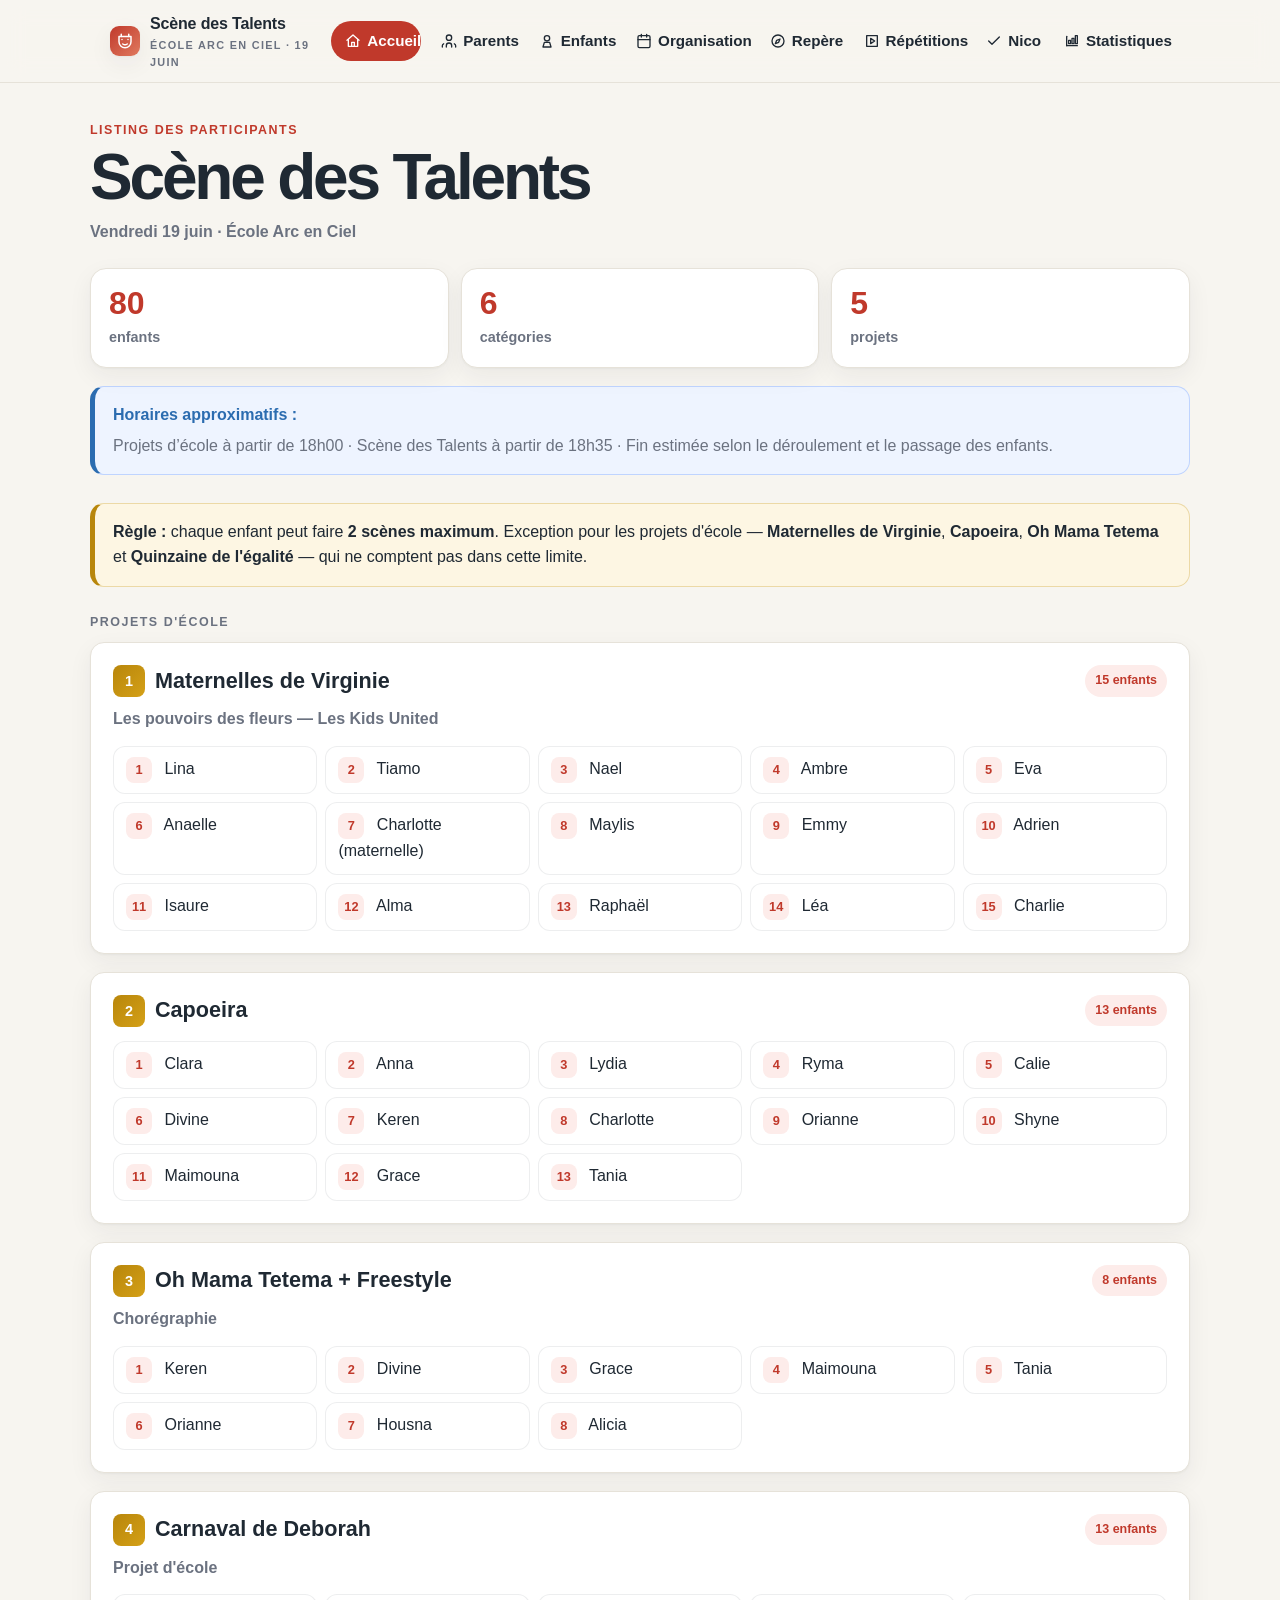
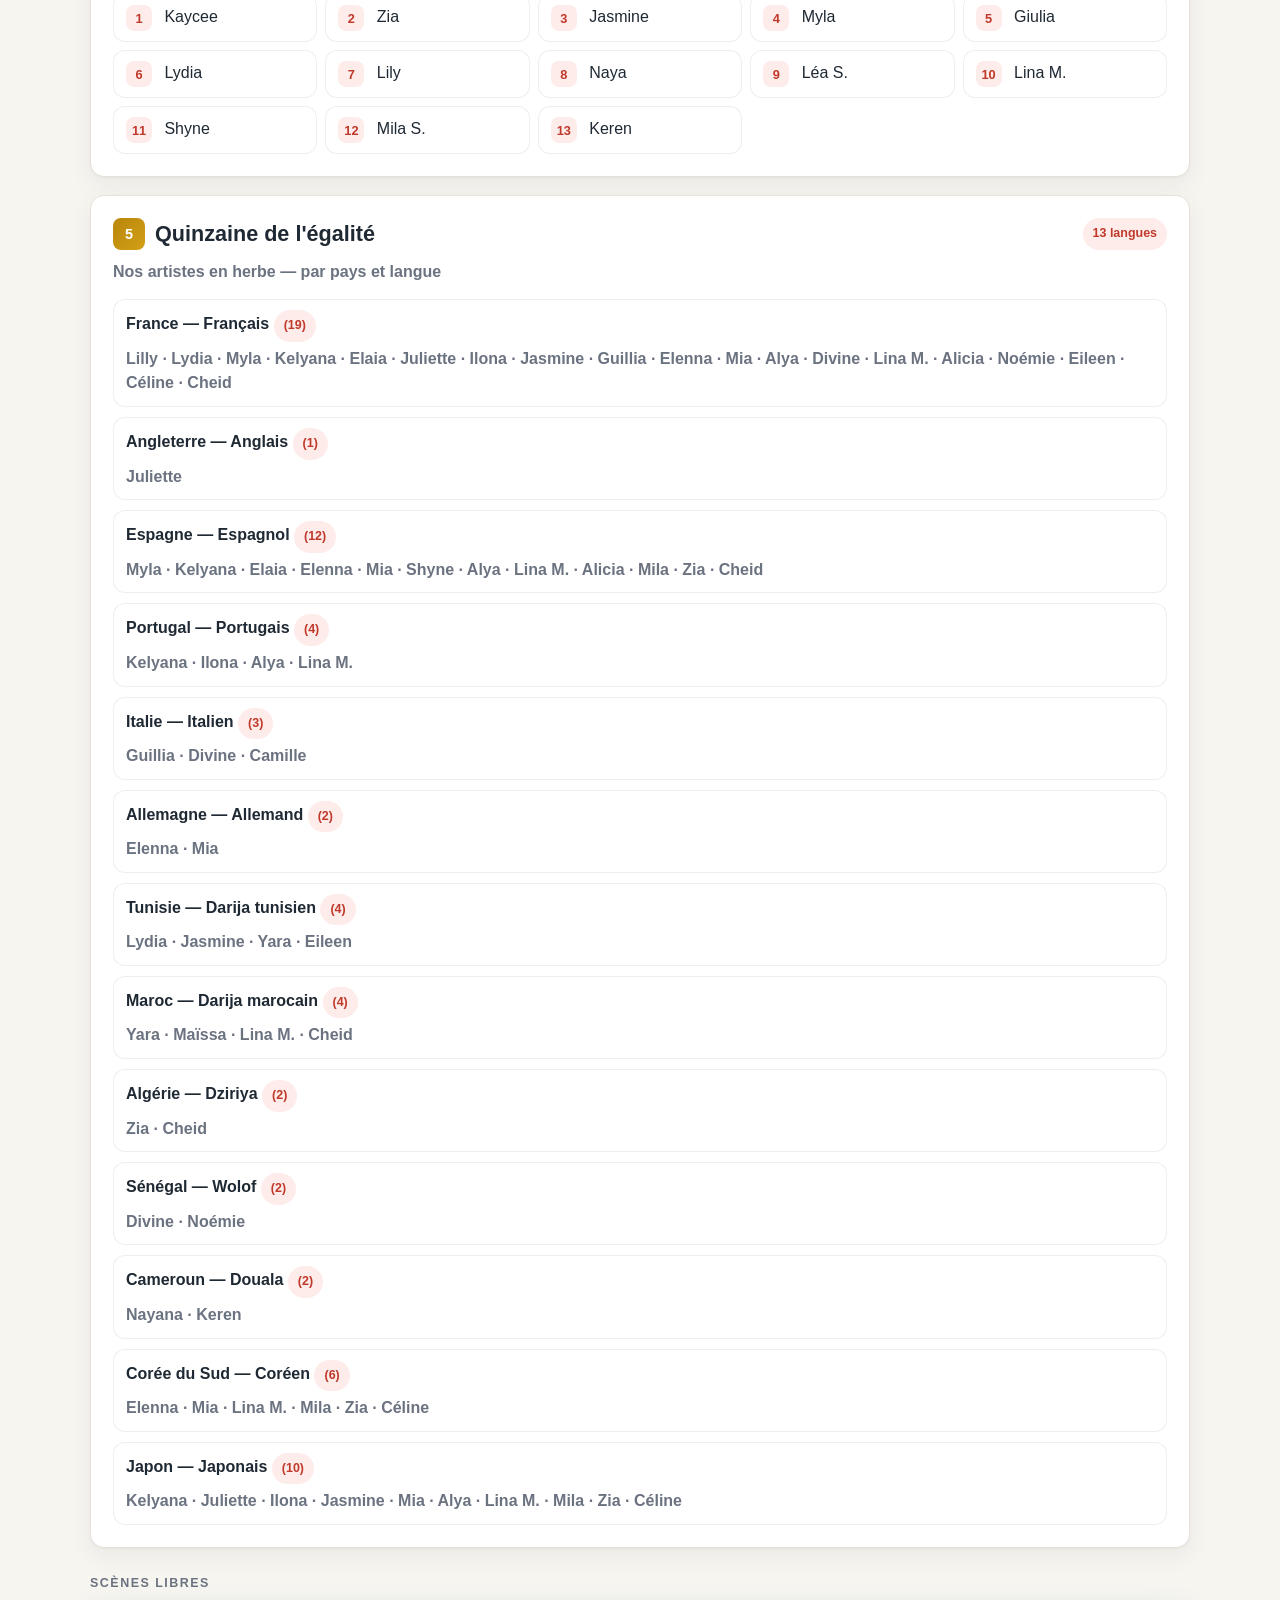
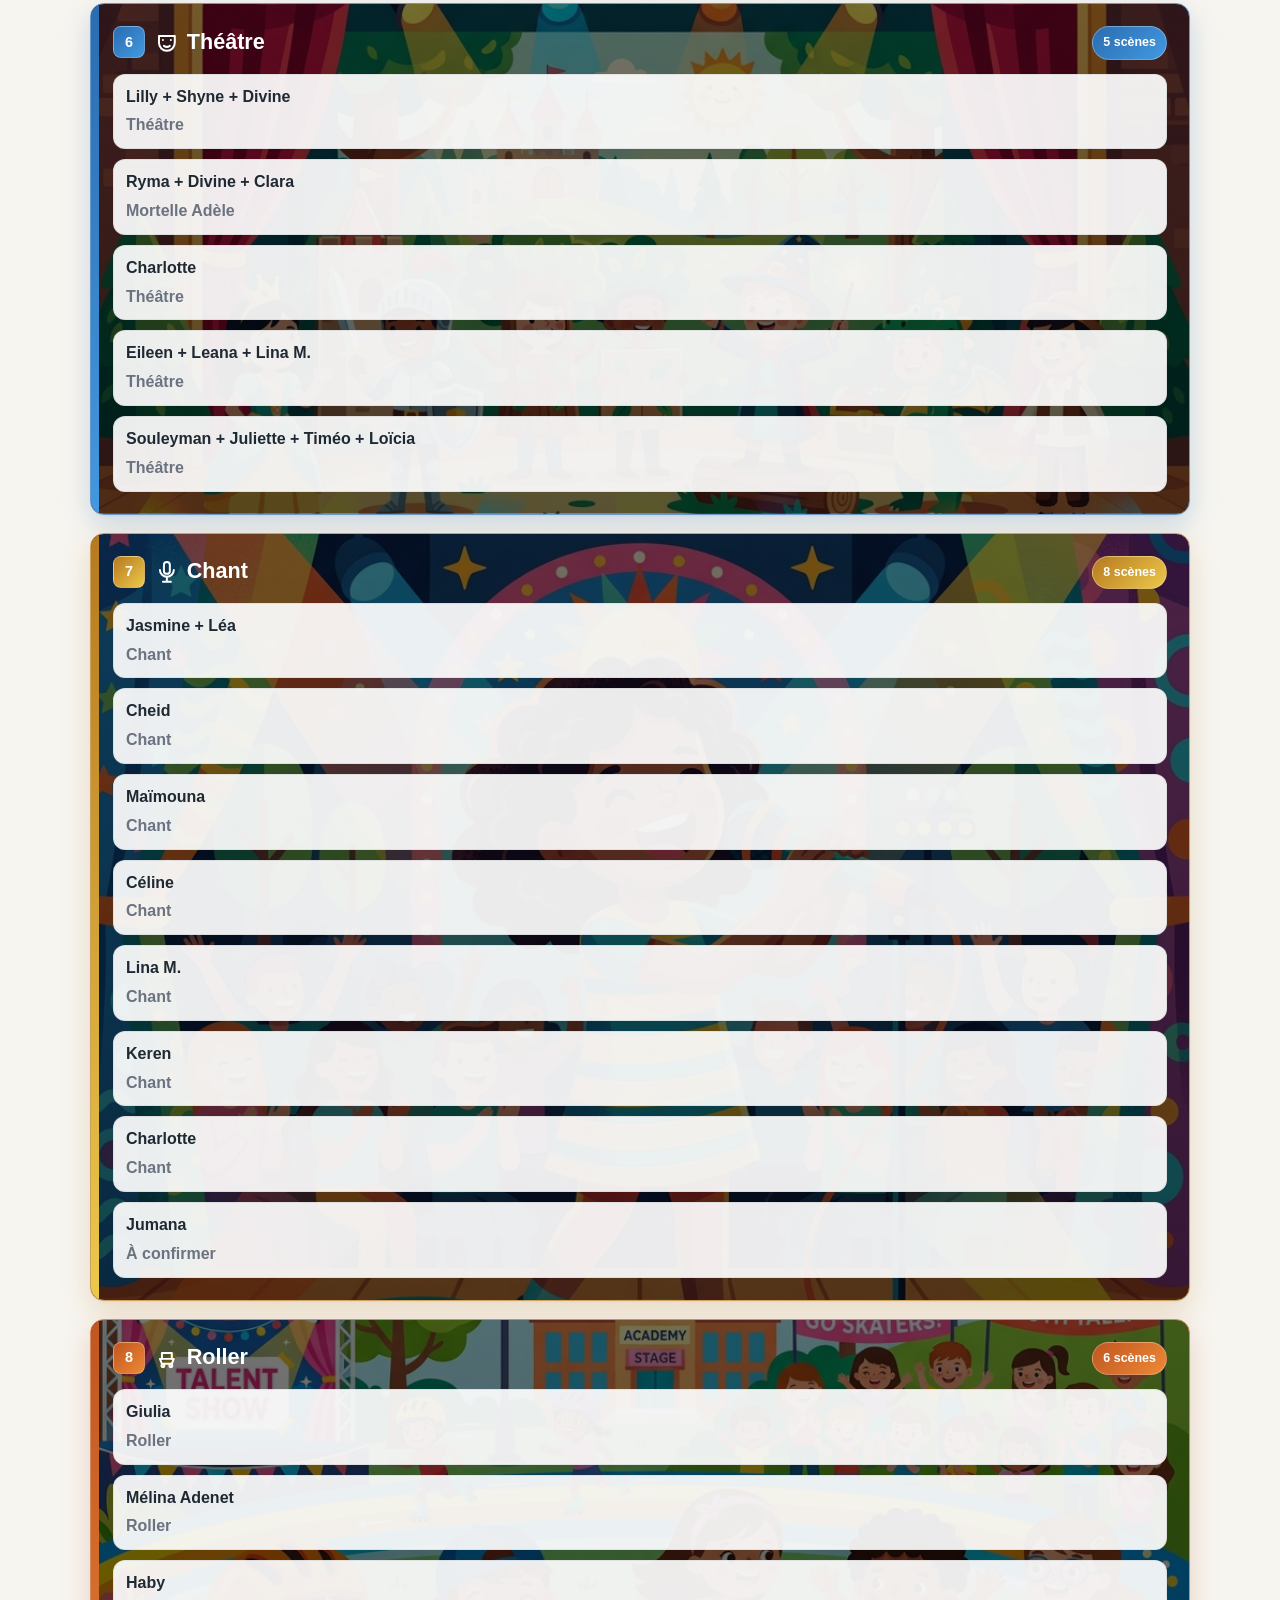
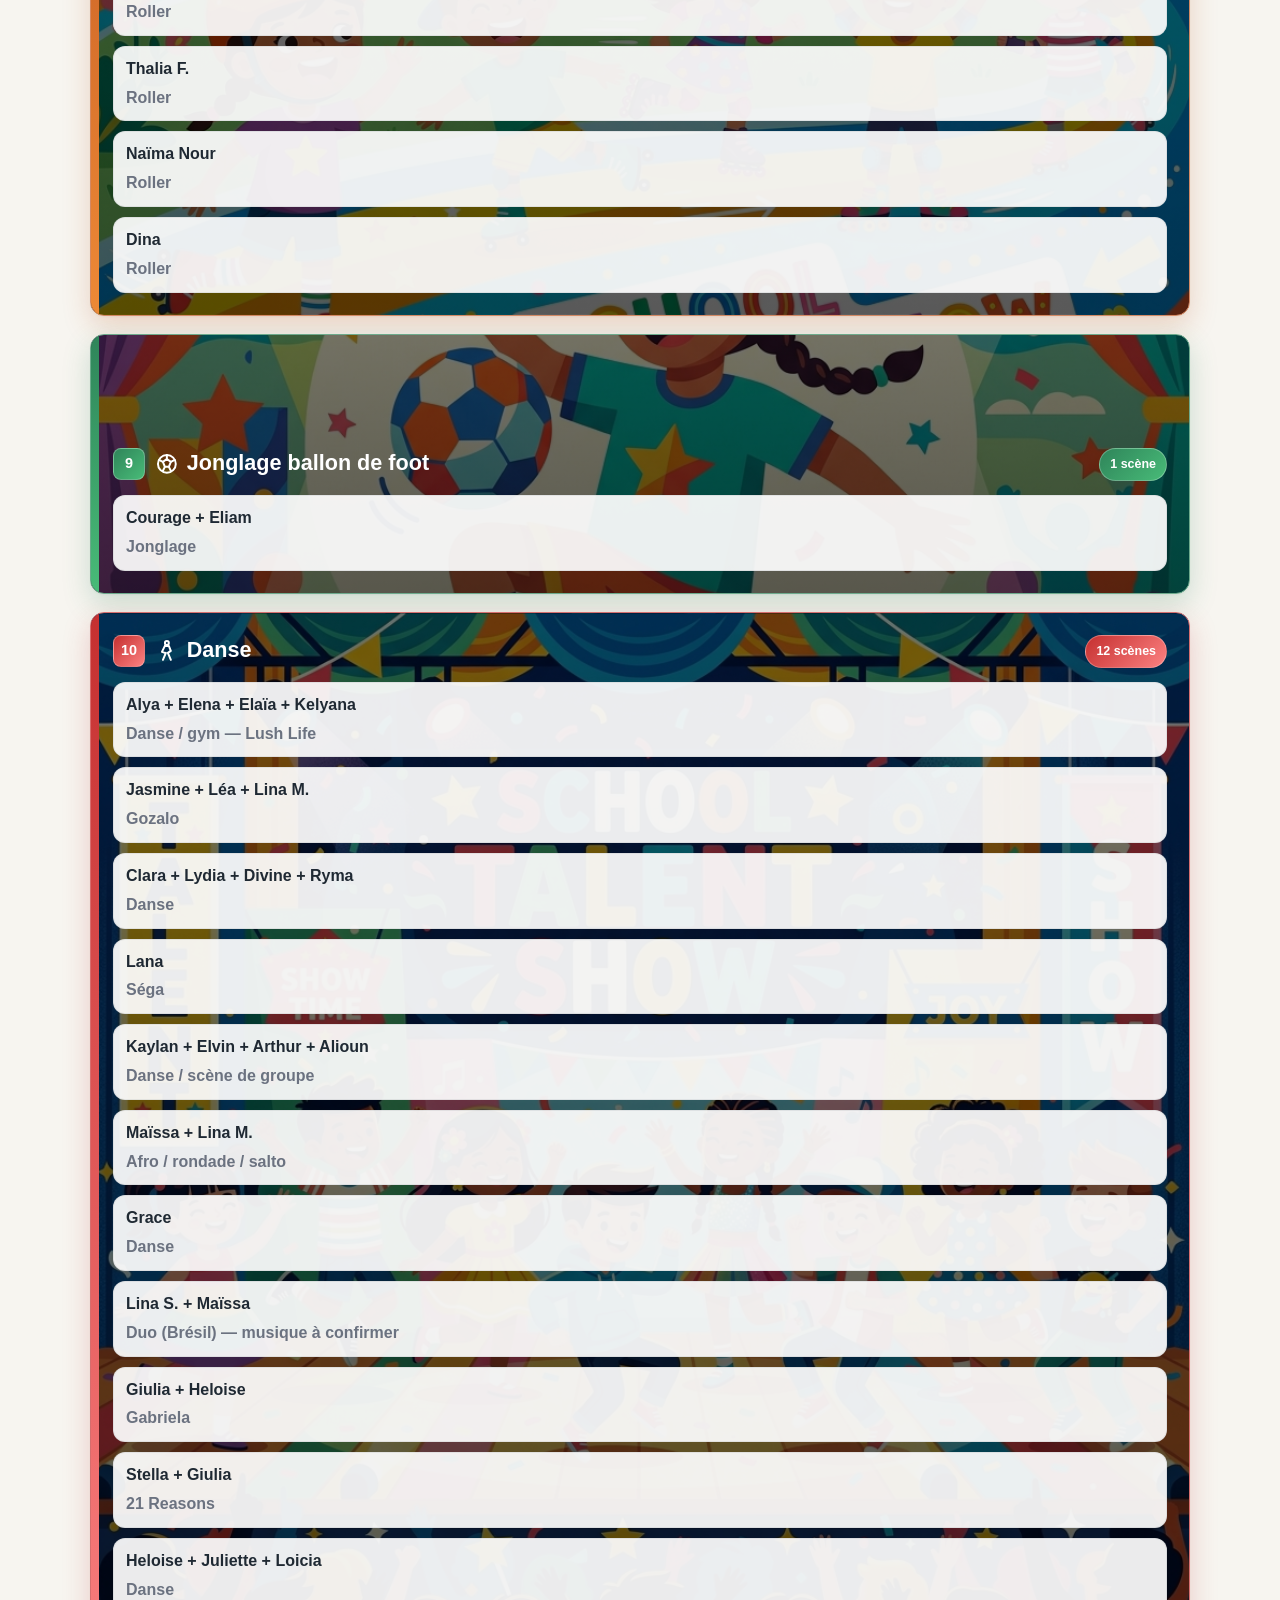
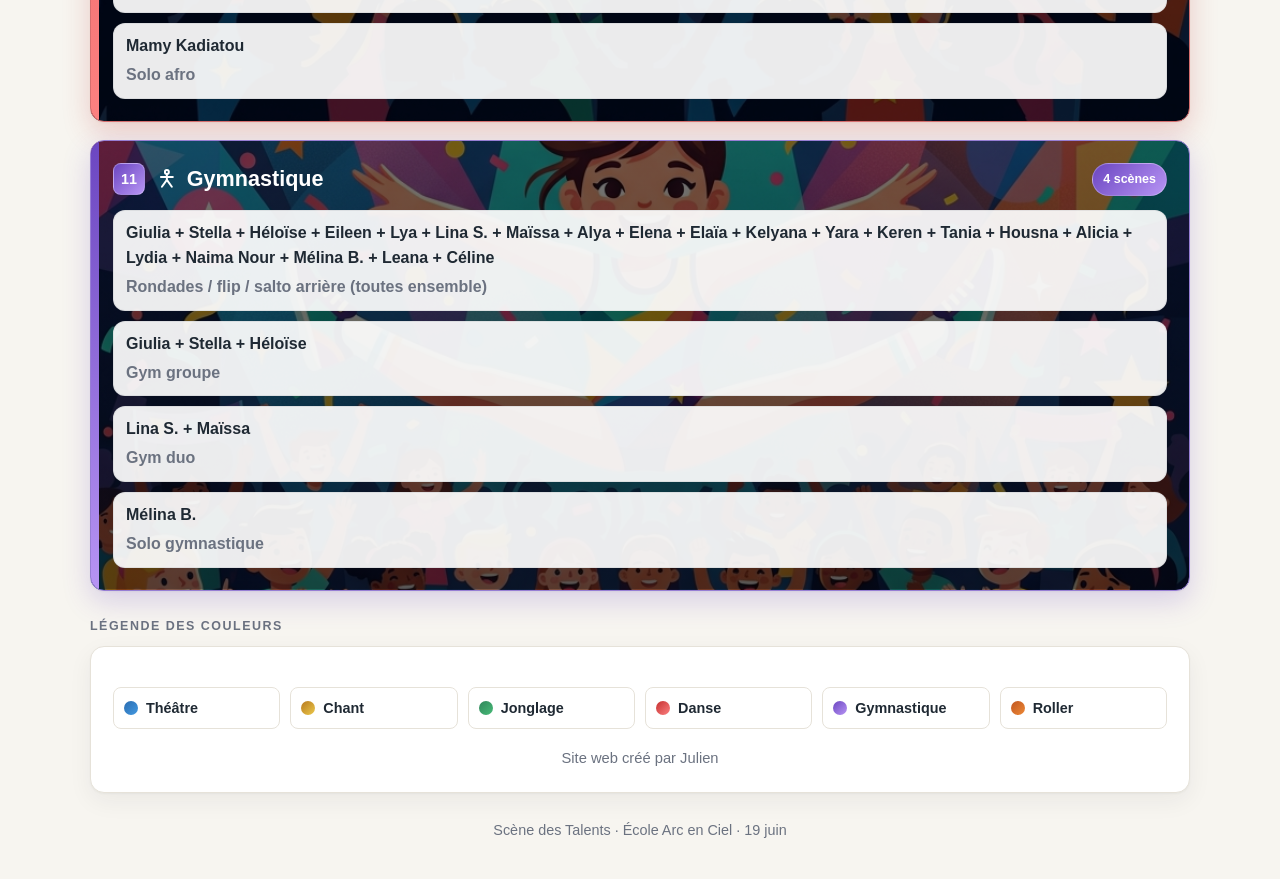
<file: index.html>
<!DOCTYPE html>
<html lang="fr">
<head>
  <meta charset="UTF-8">
  <meta name="viewport" content="width=device-width, initial-scale=1.0">
  <title>Scène des Talents — 19 juin · École Arc en Ciel</title>
  <link rel="stylesheet" href="styles.css">
  <style>
    .section-num { display:inline-flex; align-items:center; justify-content:center; min-width:32px; height:32px; border-radius:8px; background:linear-gradient(135deg,var(--accent),var(--accent-2)); color:#fff; font-size:.9rem; font-weight:800; margin-right:10px; flex-shrink:0; }
    .school .section-num { background:linear-gradient(135deg,var(--gold),#d4a017); }
    .layout-hero .section-num,.layout-frame .section-num { background:rgba(255,255,255,.25); backdrop-filter:blur(4px); }
    .layout-frame .section-num { background:linear-gradient(135deg,var(--accent),var(--accent-2)); }
    .home-stats { display:grid; grid-template-columns:repeat(3,1fr); gap:12px; margin:0 0 18px; }
    .home-stat { background:#fff; border:1px solid var(--line); border-radius:16px; padding:18px; box-shadow:var(--shadow); }
    .home-stat .num { font-size:2rem; line-height:1; font-weight:900; color:var(--accent); }
    .home-stat .label { color:var(--muted); font-weight:700; font-size:.9rem; margin-top:7px; }
    @media (max-width:700px){ .home-stats{grid-template-columns:repeat(3,1fr); gap:8px;} .home-stat{padding:10px 8px; border-radius:12px; text-align:center;} .home-stat .num{font-size:1.25rem;} .home-stat .label{font-size:.68rem; line-height:1.15; margin-top:5px;} }
    .time-box { background:#eef4ff; border:1px solid #bfd4ff; border-left:5px solid #2b6cb0; border-radius:14px; padding:16px 18px; margin:0 0 28px; }
    .time-box strong { color:#2b6cb0; }
    .time-box p { margin:6px 0 0; color:var(--muted); }
    .section.free-category { --cat-main:var(--accent); --cat-alt:var(--accent-2); border:1px solid color-mix(in srgb,var(--cat-main) 70%,#fff); box-shadow:0 1px 2px rgba(31,41,51,.04),0 10px 28px color-mix(in srgb,var(--cat-main) 22%,transparent); }
    .section.free-category::before { content:''; position:absolute; inset:0 auto 0 0; width:8px; background:linear-gradient(180deg,var(--cat-main),var(--cat-alt)); z-index:1; }
    .section.free-category .hero-content { position:relative; z-index:2; }
    .section.free-category .section-num,.section.free-category .count { background:linear-gradient(135deg,var(--cat-main),var(--cat-alt)); color:#fff; border:1px solid rgba(255,255,255,.28); }
    .section.free-category.theatre{--cat-main:#2b6cb0;--cat-alt:#4299e1}.section.free-category.chant{--cat-main:#b7791f;--cat-alt:#ecc94b}.section.free-category.jonglage{--cat-main:#2f855a;--cat-alt:#48bb78}.section.free-category.danse{--cat-main:#c53030;--cat-alt:#fc8181}.section.free-category.gymnastique{--cat-main:#6b46c1;--cat-alt:#b794f4}.section.free-category.roller{--cat-main:#c05621;--cat-alt:#ed8936}
    .svg-icon{width:1.1em;height:1.1em;display:inline-block;vertical-align:-.16em;flex-shrink:0;stroke:currentColor;fill:none;stroke-width:2;stroke-linecap:round;stroke-linejoin:round}.brand .svg-icon{width:18px;height:18px}.nav-links .svg-icon{width:16px;height:16px}.cat-icon-svg{margin-right:8px;color:currentColor}.flag-label{display:inline-flex;align-items:center;gap:6px}.color-legend{display:grid;grid-template-columns:repeat(auto-fit,minmax(150px,1fr));gap:10px;margin-top:18px}.legend-item{display:flex;align-items:center;gap:8px;padding:9px 10px;border:1px solid var(--line);border-radius:8px;background:#fff;font-size:.9rem;font-weight:700}.legend-dot{width:14px;height:14px;border-radius:50%;background:linear-gradient(135deg,var(--legend-main),var(--legend-alt));flex-shrink:0}.site-credit{margin:18px 0 0;color:var(--muted);font-size:.92rem;text-align:center}
  </style>
</head>
<body>
  <nav class="nav"><div class="nav-inner"><a class="brand" href="index.html"><span class="dot"><svg class="svg-icon" viewBox="0 0 24 24"><path d="M4 6h16v7a8 8 0 0 1-16 0V6Z"/><path d="M8 10h.01M16 10h.01M9 16c2 1.4 4 1.4 6 0"/><path d="M7 3v3M17 3v3"/></svg></span><span>Scène des Talents<small>École Arc en Ciel · 19 juin</small></span></a><button class="nav-toggle" id="navToggle" aria-label="Menu" aria-expanded="false"><svg viewBox="0 0 24 24" fill="none" stroke="currentColor" stroke-width="2" stroke-linecap="round"><line x1="3" y1="6" x2="21" y2="6"/><line x1="3" y1="12" x2="21" y2="12"/><line x1="3" y1="18" x2="21" y2="18"/></svg></button><ul class="nav-links" id="navLinks"><li><a href="index.html" class="active"><svg class="svg-icon" viewBox="0 0 24 24"><path d="M3 11l9-8 9 8"/><path d="M5 10v10h14V10"/><path d="M10 20v-6h4v6"/></svg>Accueil</a></li><li><a href="parents.html"><svg class="svg-icon" viewBox="0 0 24 24"><path d="M16 21v-2a4 4 0 0 0-8 0v2"/><circle cx="12" cy="7" r="4"/><path d="M22 21v-2a3 3 0 0 0-2-2.8"/><path d="M2 21v-2a3 3 0 0 1 2-2.8"/></svg>Parents</a></li><li><a href="enfants.html"><svg class="svg-icon" viewBox="0 0 24 24"><circle cx="12" cy="8" r="4"/><path d="M8 14h8l2 7H6l2-7Z"/></svg>Enfants</a></li><li><a href="orga.html"><svg class="svg-icon" viewBox="0 0 24 24"><rect x="3" y="4" width="18" height="18" rx="2"/><path d="M16 2v4M8 2v4M3 10h18"/></svg>Organisation</a></li><li><a href="repere-enfants.html"><svg class="svg-icon" viewBox="0 0 24 24"><circle cx="12" cy="12" r="9"/><path d="m15 9-2 5-5 2 2-5 5-2Z"/></svg>Repère</a></li><li><a href="repetition.html"><svg class="svg-icon" viewBox="0 0 24 24"><path d="M4 4h16v16H4z"/><path d="m10 8 6 4-6 4V8Z"/></svg>Répétitions</a></li><li><a href="nico.html"><svg class="svg-icon" viewBox="0 0 24 24"><path d="M20 6 9 17l-5-5"/></svg>Nico</a></li><li><a href="stats.html"><svg class="svg-icon" viewBox="0 0 24 24"><path d="M4 19V5"/><path d="M4 19h16"/><rect x="7" y="11" width="3" height="5"/><rect x="12" y="8" width="3" height="8"/><rect x="17" y="4" width="3" height="12"/></svg>Statistiques</a></li></ul></div></nav>
  <div class="wrap">
    <header class="page-head"><p class="kicker">Listing des participants</p><h1>Scène des Talents</h1><p class="meta">Vendredi 19 juin · École Arc en Ciel</p></header>
    <div class="home-stats" id="homeStats"></div>
    <div class="time-box"><strong>Horaires approximatifs :</strong><p>Projets d’école à partir de 18h00 · Scène des Talents à partir de 18h35 · Fin estimée selon le déroulement et le passage des enfants.</p></div>
    <div class="rule"><strong>Règle :</strong> chaque enfant peut faire <strong>2 scènes maximum</strong>. Exception pour les projets d'école — <strong>Maternelles de Virginie</strong>, <strong>Capoeira</strong>, <strong>Oh Mama Tetema</strong> et <strong>Quinzaine de l'égalité</strong> — qui ne comptent pas dans cette limite.</div>
    <p class="cat-title">Projets d'école</p><div id="school"></div>
    <p class="cat-title">Scènes libres</p><div id="free"></div>
    <p class="cat-title">Légende des couleurs</p><section class="section"><div class="color-legend"><div class="legend-item" style="--legend-main:#2b6cb0;--legend-alt:#4299e1"><span class="legend-dot"></span>Théâtre</div><div class="legend-item" style="--legend-main:#b7791f;--legend-alt:#ecc94b"><span class="legend-dot"></span>Chant</div><div class="legend-item" style="--legend-main:#2f855a;--legend-alt:#48bb78"><span class="legend-dot"></span>Jonglage</div><div class="legend-item" style="--legend-main:#c53030;--legend-alt:#fc8181"><span class="legend-dot"></span>Danse</div><div class="legend-item" style="--legend-main:#6b46c1;--legend-alt:#b794f4"><span class="legend-dot"></span>Gymnastique</div><div class="legend-item" style="--legend-main:#c05621;--legend-alt:#ed8936"><span class="legend-dot"></span>Roller</div></div><p class="site-credit">Site web créé par Julien</p></section>
    <footer>Scène des Talents · École Arc en Ciel · 19 juin</footer>
  </div>
  <script src="data.js"></script>
  <script>
    const toggle=document.getElementById('navToggle'); const links=document.getElementById('navLinks'); toggle.addEventListener('click',()=>{const open=links.classList.toggle('open'); toggle.setAttribute('aria-expanded',open);});
    const esc=s=>String(s).replace(/[&<>]/g,c=>({'&':'&amp;','<':'&lt;','>':'&gt;'}[c]));
    const svgIcon=name=>({theatre:'<svg class="svg-icon cat-icon-svg" viewBox="0 0 24 24"><path d="M4 6h16v7a8 8 0 0 1-16 0V6Z"/><path d="M8 10h.01M16 10h.01M9 16c2 1.4 4 1.4 6 0"/></svg>',mic:'<svg class="svg-icon cat-icon-svg" viewBox="0 0 24 24"><path d="M12 2a3 3 0 0 0-3 3v6a3 3 0 0 0 6 0V5a3 3 0 0 0-3-3Z"/><path d="M19 10a7 7 0 0 1-14 0"/><path d="M12 17v5M8 22h8"/></svg>',roller:'<svg class="svg-icon cat-icon-svg" viewBox="0 0 24 24"><path d="M5 13h14l-2 5H7l-2-5Z"/><path d="M7 13V7h10v6"/><circle cx="8" cy="20" r="1.5"/><circle cx="16" cy="20" r="1.5"/></svg>',football:'<svg class="svg-icon cat-icon-svg" viewBox="0 0 24 24"><circle cx="12" cy="12" r="9"/><path d="m12 7 4 3-2 5h-4l-2-5 4-3Z"/><path d="M12 7V3M16 10l4-2M14 15l2 4M10 15l-2 4M8 10 4 8"/></svg>',dance:'<svg class="svg-icon cat-icon-svg" viewBox="0 0 24 24"><circle cx="12" cy="4" r="2"/><path d="M10 7h4l2 5-3 2 3 7"/><path d="M10 7 7 13l3 1"/><path d="M11 14 8 21"/></svg>',gym:'<svg class="svg-icon cat-icon-svg" viewBox="0 0 24 24"><circle cx="12" cy="5" r="2"/><path d="M6 10h12"/><path d="M12 7v6l-5 7"/><path d="M12 13l5 7"/></svg>'}[name]||'');
    const stats=computeStats();
    document.getElementById('homeStats').innerHTML=`<div class="home-stat"><div class="num">${stats.uniqueChildren}</div><div class="label">enfants</div></div><div class="home-stat"><div class="num">${stats.categoryCount}</div><div class="label">catégories</div></div><div class="home-stat"><div class="num">${stats.schoolCount}</div><div class="label">projets</div></div>`;
    let sectionNum=0;
    const schoolHtml=SCHOOL_PROJECTS.map(p=>{sectionNum++;const num=sectionNum;let body,count;if(p.languages){count=`${p.languages.length} langues`;body=`<ul class="lang-list">${p.languages.map(l=>`<li><div class="lang-head"><span class="flag-label">${esc(l.country)}</span> — ${esc(l.lang)} <span class="badge">(${l.kids.length})</span></div><div class="lang-kids">${l.kids.map(esc).join(' · ')}</div></li>`).join('')}</ul>`;}else{count=`${p.kids.length} enfants`;body=`<ol class="names">${p.kids.map((k,i)=>`<li><span class="num">${i+1}</span> ${esc(k)}</li>`).join('')}</ol>`;}return `<section class="section school"><div class="section-head"><h2><span class="section-num">${num}</span>${esc(p.name)}</h2><span class="count">${count}</span></div>${p.note?`<p class="subtitle">${esc(p.note)}</p>`:''}${body}</section>`;}).join('');
    document.getElementById('school').innerHTML=schoolHtml;
    const catImages={"Danse":"images/danse_hero_1781248760612.png","Gymnastique":"images/gymnastique_frame_1781248770089.png","Théâtre":"images/theatre_hero_1781248781959.png","Chant":"images/chant_frame_1781248799345.png","Roller":"images/roller_hero_1781248809907.png","Jonglage ballon de foot":"images/jonglage_frame_1781248819978.png"};
    const catClass=name=>({"Théâtre":"theatre","Chant":"chant","Jonglage ballon de foot":"jonglage","Danse":"danse","Gymnastique":"gymnastique","Roller":"roller"}[name]||'');
    const sceneCard=c=>{sectionNum++;const num=sectionNum;const imageUrl=catImages[c.name]||'';return `<section class="section layout-hero free-category ${catClass(c.name)}" style="background-image:linear-gradient(rgba(0,0,0,.55),rgba(0,0,0,.65)),url('${imageUrl}')"><div class="hero-content"><div class="section-head"><h2><span class="section-num">${num}</span>${svgIcon(c.icon)}${esc(c.name)}</h2><span class="count">${c.scenes.length} scène${c.scenes.length>1?'s':''}</span></div><ul class="groups">${c.scenes.map(s=>`<li><span class="who">${s.who.map(esc).join(' + ')}</span><span class="scene">${esc(s.scene)}</span></li>`).join('')}</ul></div></section>`;};
    document.getElementById('free').innerHTML=FREE_CATEGORIES.map(sceneCard).join('');
  </script>
</body>
</html>
</file>
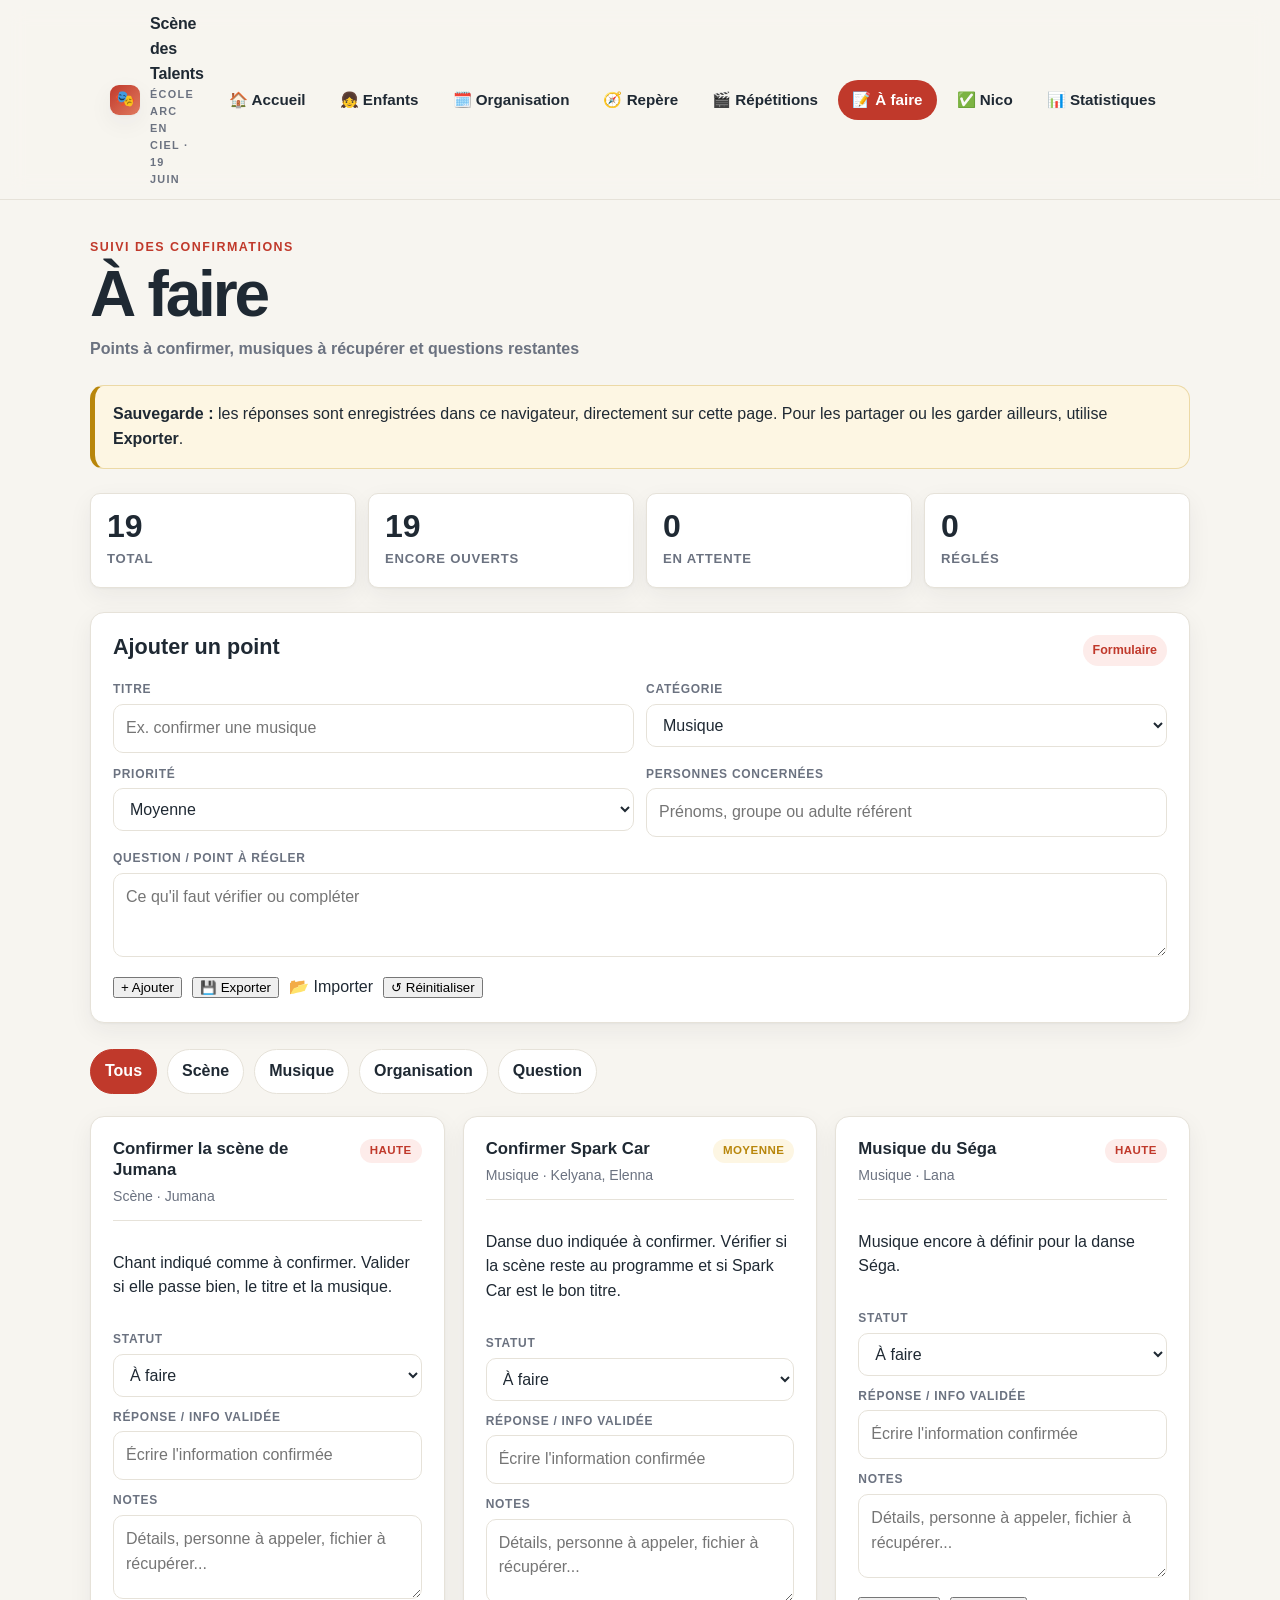
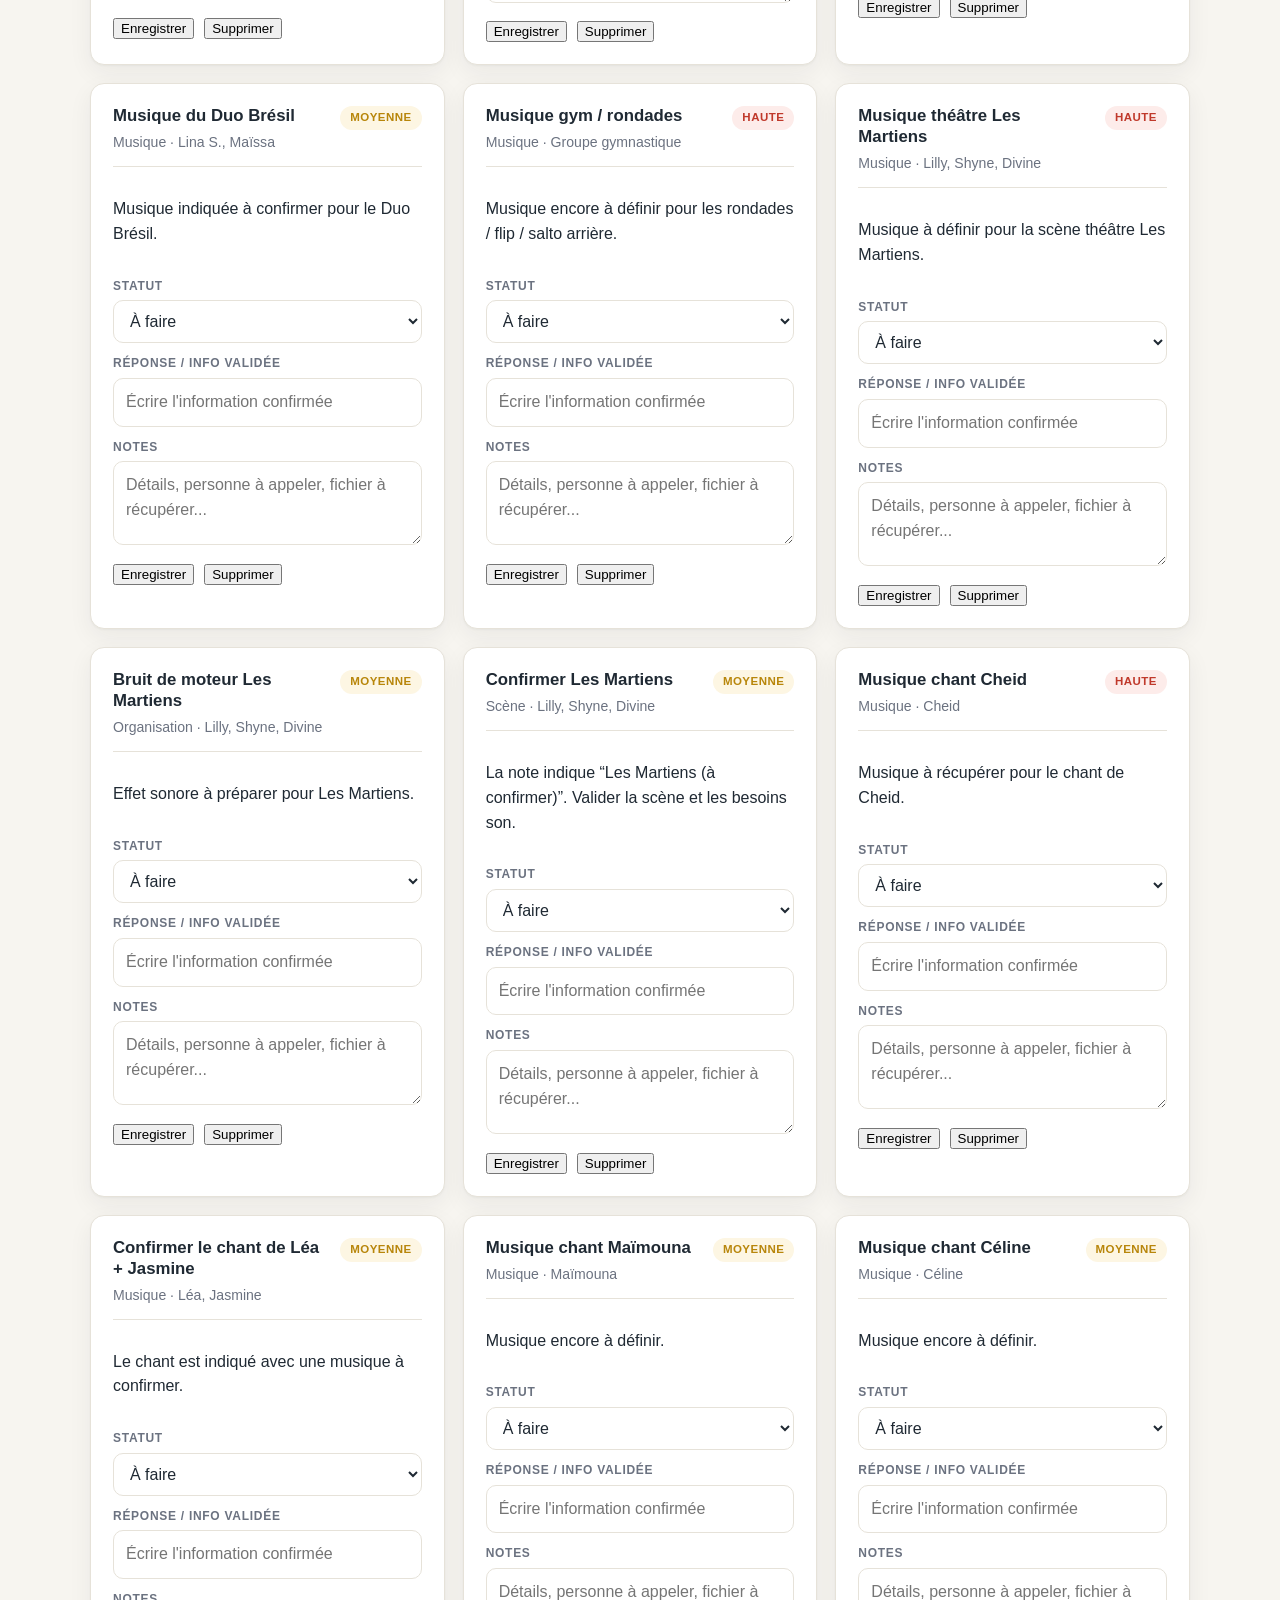
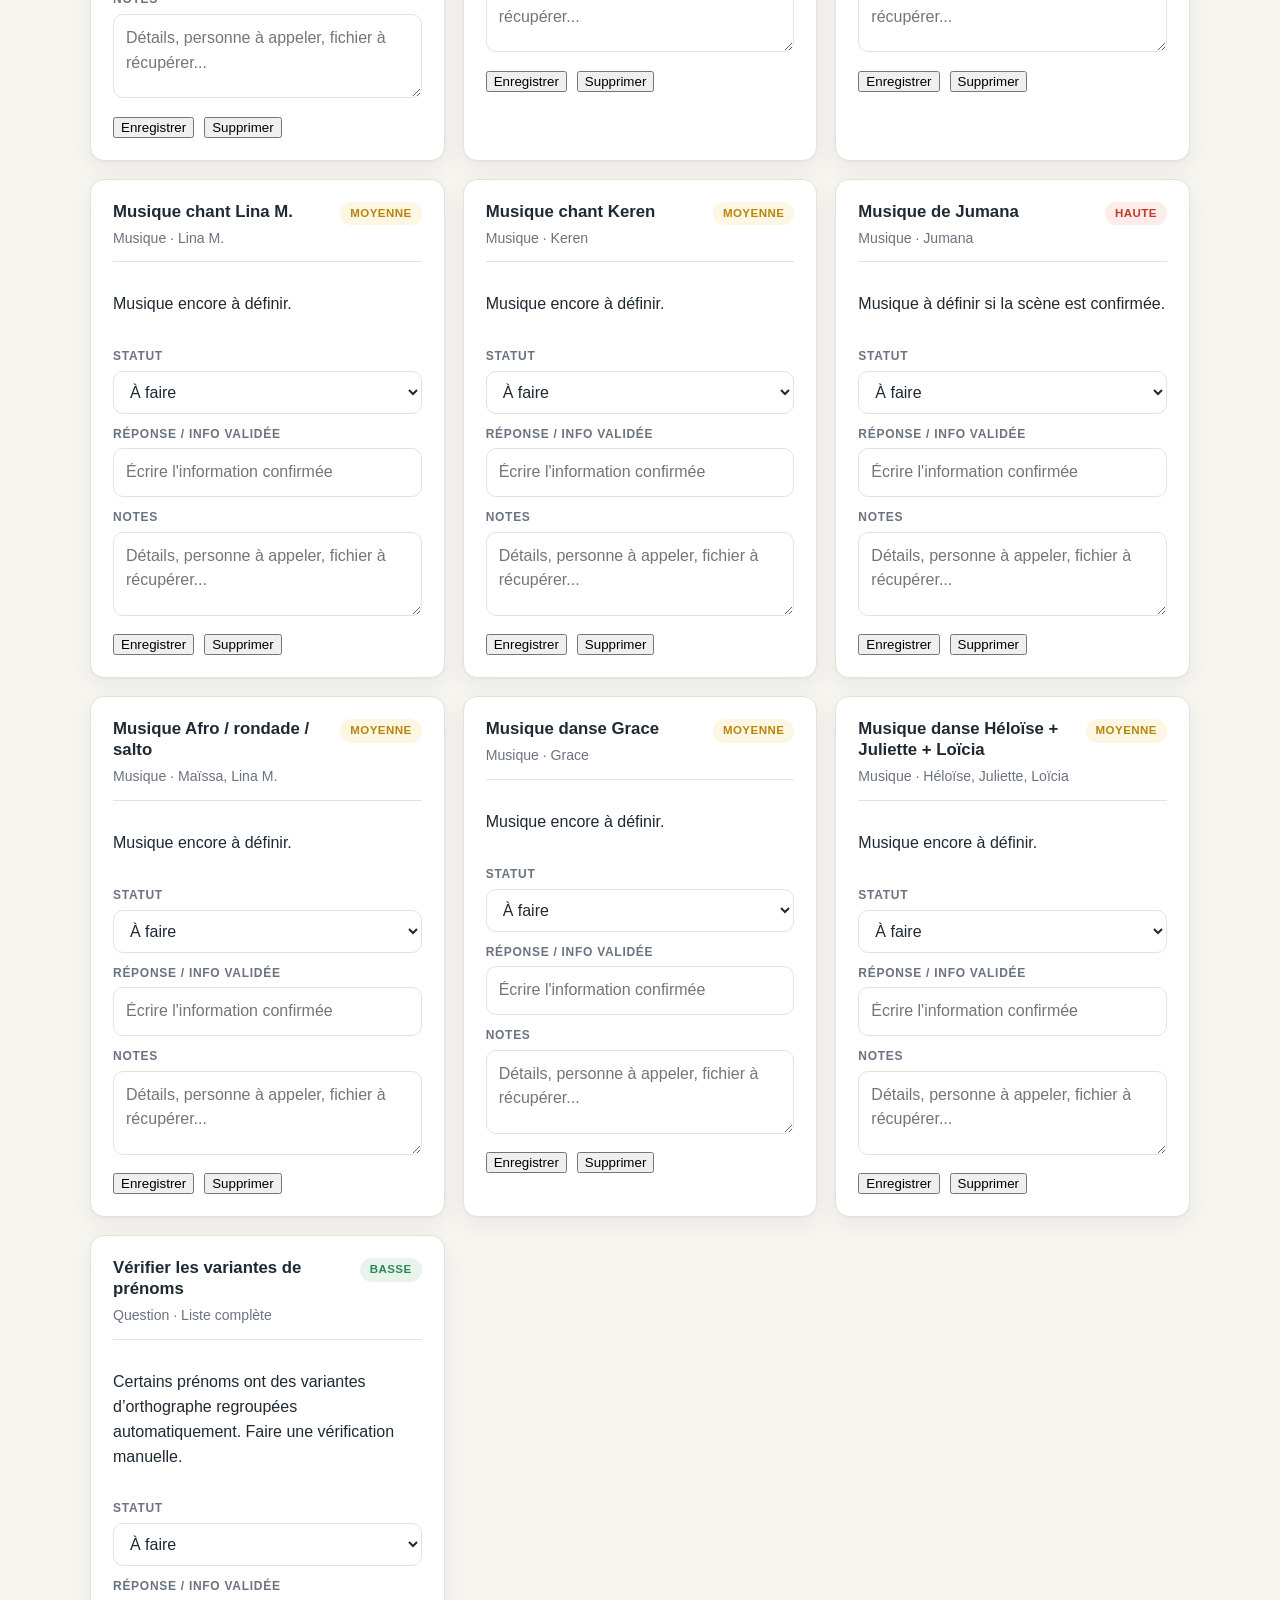
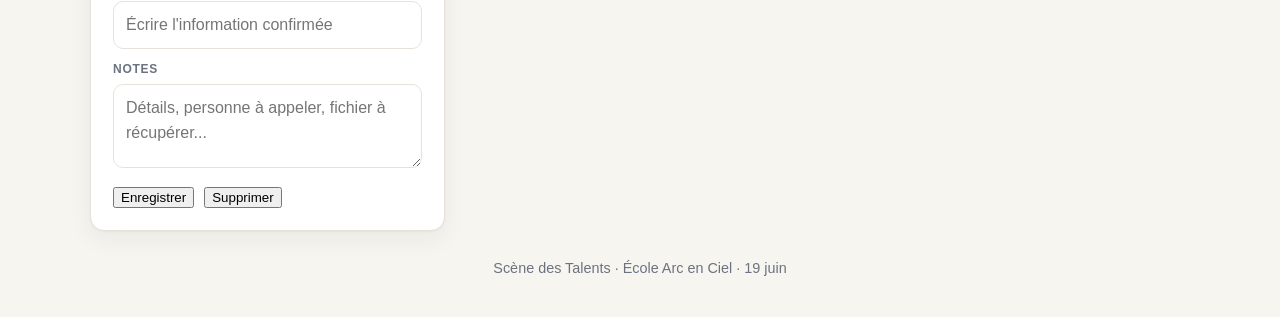
<file: a-faire.html>
<!DOCTYPE html>
<html lang="fr">
<head>
  <meta charset="UTF-8">
  <meta name="viewport" content="width=device-width, initial-scale=1.0">
  <title>À faire · Scène des Talents — École Arc en Ciel</title>
  <link rel="stylesheet" href="styles.css">
  <style>
    .todo-summary {
      display: grid;
      grid-template-columns: repeat(auto-fit, minmax(150px, 1fr));
      gap: 12px;
      margin-bottom: 24px;
    }
    .summary-card {
      background: var(--card);
      border: 1px solid var(--line);
      border-radius: 10px;
      padding: 16px;
      box-shadow: var(--shadow);
    }
    .summary-card strong {
      display: block;
      font-size: 2rem;
      line-height: 1;
      margin-bottom: 4px;
    }
    .summary-card span {
      color: var(--muted);
      font-size: .82rem;
      font-weight: 700;
      letter-spacing: .06em;
      text-transform: uppercase;
    }
    .filters {
      display: flex;
      gap: 10px;
      flex-wrap: wrap;
      margin-bottom: 22px;
    }
    .filter-btn {
      border: 1px solid var(--line);
      background: var(--card);
      color: var(--ink);
      border-radius: 999px;
      padding: 9px 14px;
      font: inherit;
      font-weight: 700;
      cursor: pointer;
    }
    .filter-btn.active {
      background: var(--accent);
      border-color: var(--accent);
      color: #fff;
    }
    .todo-grid {
      display: grid;
      grid-template-columns: repeat(auto-fit, minmax(320px, 1fr));
      gap: 18px;
    }
    .todo-card {
      display: flex;
      flex-direction: column;
      gap: 14px;
      margin-bottom: 0;
    }
    .todo-card.done {
      border-color: #9cd6bb;
      box-shadow: 0 0 0 1px #9cd6bb, var(--shadow);
    }
    .todo-head {
      display: flex;
      justify-content: space-between;
      align-items: flex-start;
      gap: 12px;
      border-bottom: 1px solid var(--line);
      padding-bottom: 12px;
    }
    .todo-head h2 {
      font-size: 1.05rem;
      line-height: 1.25;
      margin: 0;
    }
    .todo-meta {
      color: var(--muted);
      font-size: .88rem;
      margin: 5px 0 0;
    }
    .priority {
      flex: 0 0 auto;
      border-radius: 999px;
      padding: 3px 10px;
      font-size: .72rem;
      font-weight: 800;
      text-transform: uppercase;
      letter-spacing: .04em;
    }
    .priority.high { background: var(--accent-soft); color: var(--accent); }
    .priority.medium { background: var(--gold-soft); color: var(--gold); }
    .priority.low { background: #e6f4ec; color: var(--green); }
    .todo-form {
      display: grid;
      gap: 11px;
    }
    .field label {
      display: block;
      color: var(--muted);
      font-size: .75rem;
      font-weight: 800;
      letter-spacing: .06em;
      text-transform: uppercase;
      margin-bottom: 5px;
    }
    .field input,
    .field select,
    .field textarea {
      width: 100%;
      border: 1px solid var(--line);
      border-radius: 10px;
      background: var(--card);
      color: var(--ink);
      font: inherit;
      padding: 11px 12px;
      outline: none;
    }
    .field textarea {
      min-height: 84px;
      resize: vertical;
    }
    .field input:focus,
    .field select:focus,
    .field textarea:focus {
      border-color: var(--accent-2);
    }
    .todo-actions {
      display: flex;
      align-items: center;
      gap: 10px;
      flex-wrap: wrap;
    }
    .save-state {
      color: var(--muted);
      font-size: .82rem;
      font-weight: 600;
    }
    .new-item {
      margin-bottom: 26px;
    }
    .new-grid {
      display: grid;
      grid-template-columns: repeat(2, minmax(0, 1fr));
      gap: 12px;
    }
    .new-grid .wide {
      grid-column: 1 / -1;
    }
    .empty-state {
      display: none;
      color: var(--muted);
      text-align: center;
      padding: 28px;
    }
    @media (max-width: 640px) {
      .todo-grid,
      .new-grid { grid-template-columns: 1fr; }
      .field input,
      .field select,
      .field textarea { font-size: 16px; }
    }
  </style>
</head>
<body>
  <nav class="nav">
    <div class="nav-inner">
      <a class="brand" href="index.html">
        <span class="dot">🎭</span>
        <span>Scène des Talents<small>École Arc en Ciel · 19 juin</small></span>
      </a>
      <button class="nav-toggle" id="navToggle" aria-label="Menu" aria-expanded="false">
        <svg viewBox="0 0 24 24" fill="none" stroke="currentColor" stroke-width="2" stroke-linecap="round"><line x1="3" y1="6" x2="21" y2="6"/><line x1="3" y1="12" x2="21" y2="12"/><line x1="3" y1="18" x2="21" y2="18"/></svg>
      </button>
      <ul class="nav-links" id="navLinks">
        <li><a href="index.html">🏠 Accueil</a></li>
        <li><a href="enfants.html">👧 Enfants</a></li>
        <li><a href="orga.html">🗓️ Organisation</a></li>
        <li><a href="repere-enfants.html">🧭 Repère</a></li>
        <li><a href="repetition.html">🎬 Répétitions</a></li>
        <li><a href="a-faire.html" class="active">📝 À faire</a></li>
        <li><a href="nico.html">✅ Nico</a></li>
        <li><a href="stats.html">📊 Statistiques</a></li>
      </ul>
    </div>
  </nav>

  <div class="wrap">
    <header class="page-head">
      <p class="kicker">Suivi des confirmations</p>
      <h1>À faire</h1>
      <p class="meta">Points à confirmer, musiques à récupérer et questions restantes</p>
    </header>

    <div class="rule">
      <strong>Sauvegarde :</strong> les réponses sont enregistrées dans ce navigateur, directement sur cette page.
      Pour les partager ou les garder ailleurs, utilise <strong>Exporter</strong>.
    </div>

    <div class="todo-summary" id="summary"></div>

    <section class="section new-item">
      <div class="section-head">
        <h2>Ajouter un point</h2>
        <span class="count">Formulaire</span>
      </div>
      <form id="newForm" class="todo-form">
        <div class="new-grid">
          <div class="field">
            <label for="newTitle">Titre</label>
            <input id="newTitle" required placeholder="Ex. confirmer une musique">
          </div>
          <div class="field">
            <label for="newCategory">Catégorie</label>
            <select id="newCategory">
              <option>Musique</option>
              <option>Scène</option>
              <option>Enfant</option>
              <option>Organisation</option>
              <option>Question</option>
            </select>
          </div>
          <div class="field">
            <label for="newPriority">Priorité</label>
            <select id="newPriority">
              <option value="high">Haute</option>
              <option value="medium" selected>Moyenne</option>
              <option value="low">Basse</option>
            </select>
          </div>
          <div class="field">
            <label for="newPeople">Personnes concernées</label>
            <input id="newPeople" placeholder="Prénoms, groupe ou adulte référent">
          </div>
          <div class="field wide">
            <label for="newQuestion">Question / point à régler</label>
            <textarea id="newQuestion" required placeholder="Ce qu'il faut vérifier ou compléter"></textarea>
          </div>
        </div>
        <div class="todo-actions">
          <button type="submit" class="btn">+ Ajouter</button>
          <button type="button" class="btn ghost" id="btnExport">💾 Exporter</button>
          <label class="btn btn-import">📂 Importer<input type="file" id="fileImport" accept="application/json,.json" hidden></label>
          <button type="button" class="btn ghost" id="btnReset">↺ Réinitialiser</button>
          <span class="save-state" id="globalState"></span>
        </div>
      </form>
    </section>

    <div class="filters" id="filters"></div>
    <div class="todo-grid" id="todoGrid"></div>
    <section class="section empty-state" id="emptyState">Aucun point dans ce filtre.</section>

    <footer>Scène des Talents · École Arc en Ciel · 19 juin</footer>
  </div>

  <script>
    const toggle = document.getElementById('navToggle');
    const links = document.getElementById('navLinks');
    toggle.addEventListener('click', () => {
      const open = links.classList.toggle('open');
      toggle.setAttribute('aria-expanded', open);
    });

    const STORAGE_KEY = 'scene-talents-a-faire-v1';
    const DEFAULT_TODOS = [
      { id: 'jumana-chant', category: 'Scène', priority: 'high', title: 'Confirmer la scène de Jumana', people: 'Jumana', question: 'Chant indiqué comme à confirmer. Valider si elle passe bien, le titre et la musique.' },
      { id: 'spark-car', category: 'Musique', priority: 'medium', title: 'Confirmer Spark Car', people: 'Kelyana, Elenna', question: 'Danse duo indiquée à confirmer. Vérifier si la scène reste au programme et si Spark Car est le bon titre.' },
      { id: 'lana-sega', category: 'Musique', priority: 'high', title: 'Musique du Séga', people: 'Lana', question: 'Musique encore à définir pour la danse Séga.' },
      { id: 'duo-bresil', category: 'Musique', priority: 'medium', title: 'Musique du Duo Brésil', people: 'Lina S., Maïssa', question: 'Musique indiquée à confirmer pour le Duo Brésil.' },
      { id: 'gym-rondades', category: 'Musique', priority: 'high', title: 'Musique gym / rondades', people: 'Groupe gymnastique', question: 'Musique encore à définir pour les rondades / flip / salto arrière.' },
      { id: 'theatre-martiens-musique', category: 'Musique', priority: 'high', title: 'Musique théâtre Les Martiens', people: 'Lilly, Shyne, Divine', question: 'Musique à définir pour la scène théâtre Les Martiens.' },
      { id: 'theatre-martiens-effet', category: 'Organisation', priority: 'medium', title: 'Bruit de moteur Les Martiens', people: 'Lilly, Shyne, Divine', question: 'Effet sonore à préparer pour Les Martiens.' },
      { id: 'theatre-martiens-confirm', category: 'Scène', priority: 'medium', title: 'Confirmer Les Martiens', people: 'Lilly, Shyne, Divine', question: 'La note indique “Les Martiens (à confirmer)”. Valider la scène et les besoins son.' },
      { id: 'chant-cheid', category: 'Musique', priority: 'high', title: 'Musique chant Cheid', people: 'Cheid', question: 'Musique à récupérer pour le chant de Cheid.' },
      { id: 'jasmine-lea-chant', category: 'Musique', priority: 'medium', title: 'Confirmer le chant de Léa + Jasmine', people: 'Léa, Jasmine', question: 'Le chant est indiqué avec une musique à confirmer.' },
      { id: 'maimouna-chant', category: 'Musique', priority: 'medium', title: 'Musique chant Maïmouna', people: 'Maïmouna', question: 'Musique encore à définir.' },
      { id: 'celine-chant', category: 'Musique', priority: 'medium', title: 'Musique chant Céline', people: 'Céline', question: 'Musique encore à définir.' },
      { id: 'lina-chant', category: 'Musique', priority: 'medium', title: 'Musique chant Lina M.', people: 'Lina M.', question: 'Musique encore à définir.' },
      { id: 'keren-chant', category: 'Musique', priority: 'medium', title: 'Musique chant Keren', people: 'Keren', question: 'Musique encore à définir.' },
      { id: 'jumana-musique', category: 'Musique', priority: 'high', title: 'Musique de Jumana', people: 'Jumana', question: 'Musique à définir si la scène est confirmée.' },
      { id: 'maissa-lina-danse', category: 'Musique', priority: 'medium', title: 'Musique Afro / rondade / salto', people: 'Maïssa, Lina M.', question: 'Musique encore à définir.' },
      { id: 'grace-danse', category: 'Musique', priority: 'medium', title: 'Musique danse Grace', people: 'Grace', question: 'Musique encore à définir.' },
      { id: 'heloise-juliette-loicia', category: 'Musique', priority: 'medium', title: 'Musique danse Héloïse + Juliette + Loïcia', people: 'Héloïse, Juliette, Loïcia', question: 'Musique encore à définir.' },
      { id: 'prenoms-variantes', category: 'Question', priority: 'low', title: 'Vérifier les variantes de prénoms', people: 'Liste complète', question: 'Certains prénoms ont des variantes d’orthographe regroupées automatiquement. Faire une vérification manuelle.' }
    ];

    const esc = s => String(s ?? '').replace(/[&<>]/g, c => ({'&':'&amp;','<':'&lt;','>':'&gt;'}[c]));
    const escAttr = s => esc(s).replace(/"/g, '&quot;');
    const priorityLabel = p => ({ high: 'Haute', medium: 'Moyenne', low: 'Basse' }[p] || 'Moyenne');
    const statusLabel = s => ({ todo: 'À faire', waiting: 'En attente', done: 'Réglé' }[s] || 'À faire');

    let activeFilter = 'Tous';
    let items = loadItems();

    function loadItems() {
      const base = DEFAULT_TODOS.map(item => ({ ...item, status: 'todo', answer: '', notes: '', updatedAt: '' }));
      try {
        const saved = JSON.parse(localStorage.getItem(STORAGE_KEY) || '{}');
        const savedItems = Array.isArray(saved.items) ? saved.items : [];
        const byId = new Map(base.map(item => [item.id, item]));
        savedItems.forEach(item => byId.set(item.id, { ...byId.get(item.id), ...item }));
        return [...byId.values()];
      } catch {
        return base;
      }
    }

    function persist(message = 'Enregistré') {
      localStorage.setItem(STORAGE_KEY, JSON.stringify({ version: 1, savedAt: new Date().toISOString(), items }));
      const state = document.getElementById('globalState');
      state.textContent = message;
      window.clearTimeout(persist.timer);
      persist.timer = window.setTimeout(() => state.textContent = '', 1800);
    }

    function renderSummary() {
      const total = items.length;
      const done = items.filter(item => item.status === 'done').length;
      const waiting = items.filter(item => item.status === 'waiting').length;
      const open = total - done;
      document.getElementById('summary').innerHTML = [
        ['Total', total],
        ['Encore ouverts', open],
        ['En attente', waiting],
        ['Réglés', done]
      ].map(([label, value]) => `<div class="summary-card"><strong>${value}</strong><span>${label}</span></div>`).join('');
    }

    function renderFilters() {
      const cats = ['Tous', ...new Set(items.map(item => item.category))];
      document.getElementById('filters').innerHTML = cats.map(cat =>
        `<button type="button" class="filter-btn ${cat === activeFilter ? 'active' : ''}" data-filter="${escAttr(cat)}">${esc(cat)}</button>`
      ).join('');
    }

    function renderItems() {
      const filtered = activeFilter === 'Tous' ? items : items.filter(item => item.category === activeFilter);
      document.getElementById('todoGrid').innerHTML = filtered.map(item => `
        <section class="section todo-card ${item.status === 'done' ? 'done' : ''}" data-id="${escAttr(item.id)}">
          <div class="todo-head">
            <div>
              <h2>${esc(item.title)}</h2>
              <p class="todo-meta">${esc(item.category)}${item.people ? ` · ${esc(item.people)}` : ''}</p>
            </div>
            <span class="priority ${escAttr(item.priority)}">${priorityLabel(item.priority)}</span>
          </div>
          <p>${esc(item.question)}</p>
          <form class="todo-form">
            <div class="field">
              <label>Statut</label>
              <select name="status">
                <option value="todo" ${item.status === 'todo' ? 'selected' : ''}>À faire</option>
                <option value="waiting" ${item.status === 'waiting' ? 'selected' : ''}>En attente</option>
                <option value="done" ${item.status === 'done' ? 'selected' : ''}>Réglé</option>
              </select>
            </div>
            <div class="field">
              <label>Réponse / info validée</label>
              <input name="answer" value="${escAttr(item.answer)}" placeholder="Écrire l'information confirmée">
            </div>
            <div class="field">
              <label>Notes</label>
              <textarea name="notes" placeholder="Détails, personne à appeler, fichier à récupérer...">${esc(item.notes)}</textarea>
            </div>
            <div class="todo-actions">
              <button type="submit" class="btn">Enregistrer</button>
              <button type="button" class="btn ghost delete-item">Supprimer</button>
              <span class="save-state">${item.updatedAt ? `Dernière sauvegarde : ${esc(item.updatedAt)}` : ''}</span>
            </div>
          </form>
        </section>
      `).join('');
      document.getElementById('emptyState').style.display = filtered.length ? 'none' : 'block';
    }

    function render() {
      renderSummary();
      renderFilters();
      renderItems();
    }

    document.getElementById('filters').addEventListener('click', event => {
      const btn = event.target.closest('[data-filter]');
      if (!btn) return;
      activeFilter = btn.dataset.filter;
      render();
    });

    document.getElementById('todoGrid').addEventListener('submit', event => {
      event.preventDefault();
      const card = event.target.closest('[data-id]');
      const item = items.find(entry => entry.id === card.dataset.id);
      const data = new FormData(event.target);
      item.status = data.get('status');
      item.answer = data.get('answer').trim();
      item.notes = data.get('notes').trim();
      item.updatedAt = new Date().toLocaleString('fr-FR', { dateStyle: 'short', timeStyle: 'short' });
      persist();
      render();
    });

    document.getElementById('todoGrid').addEventListener('click', event => {
      const del = event.target.closest('.delete-item');
      if (!del) return;
      const card = event.target.closest('[data-id]');
      items = items.filter(item => item.id !== card.dataset.id);
      persist('Point supprimé');
      render();
    });

    document.getElementById('newForm').addEventListener('submit', event => {
      event.preventDefault();
      const title = document.getElementById('newTitle').value.trim();
      const question = document.getElementById('newQuestion').value.trim();
      if (!title || !question) return;
      items.unshift({
        id: `custom-${Date.now()}`,
        category: document.getElementById('newCategory').value,
        priority: document.getElementById('newPriority').value,
        title,
        people: document.getElementById('newPeople').value.trim(),
        question,
        status: 'todo',
        answer: '',
        notes: '',
        updatedAt: ''
      });
      event.target.reset();
      document.getElementById('newPriority').value = 'medium';
      persist('Point ajouté');
      render();
    });

    document.getElementById('btnExport').addEventListener('click', () => {
      const blob = new Blob([JSON.stringify({ version: 1, exportedAt: new Date().toISOString(), items }, null, 2)], { type: 'application/json' });
      const a = document.createElement('a');
      a.href = URL.createObjectURL(blob);
      a.download = 'a-faire-scene-talents.json';
      a.click();
      URL.revokeObjectURL(a.href);
    });

    document.getElementById('fileImport').addEventListener('change', event => {
      const file = event.target.files[0];
      if (!file) return;
      const reader = new FileReader();
      reader.onload = () => {
        try {
          const imported = JSON.parse(reader.result);
          if (!Array.isArray(imported.items)) throw new Error('Format invalide');
          items = imported.items;
          persist('Import enregistré');
          render();
        } catch {
          alert('Impossible d’importer ce fichier.');
        }
      };
      reader.readAsText(file);
      event.target.value = '';
    });

    document.getElementById('btnReset').addEventListener('click', () => {
      if (!confirm('Réinitialiser toute la page À faire sur cet appareil ?')) return;
      localStorage.removeItem(STORAGE_KEY);
      items = loadItems();
      persist('Réinitialisé');
      render();
    });

    render();
  </script>
</body>
</html>
</file>
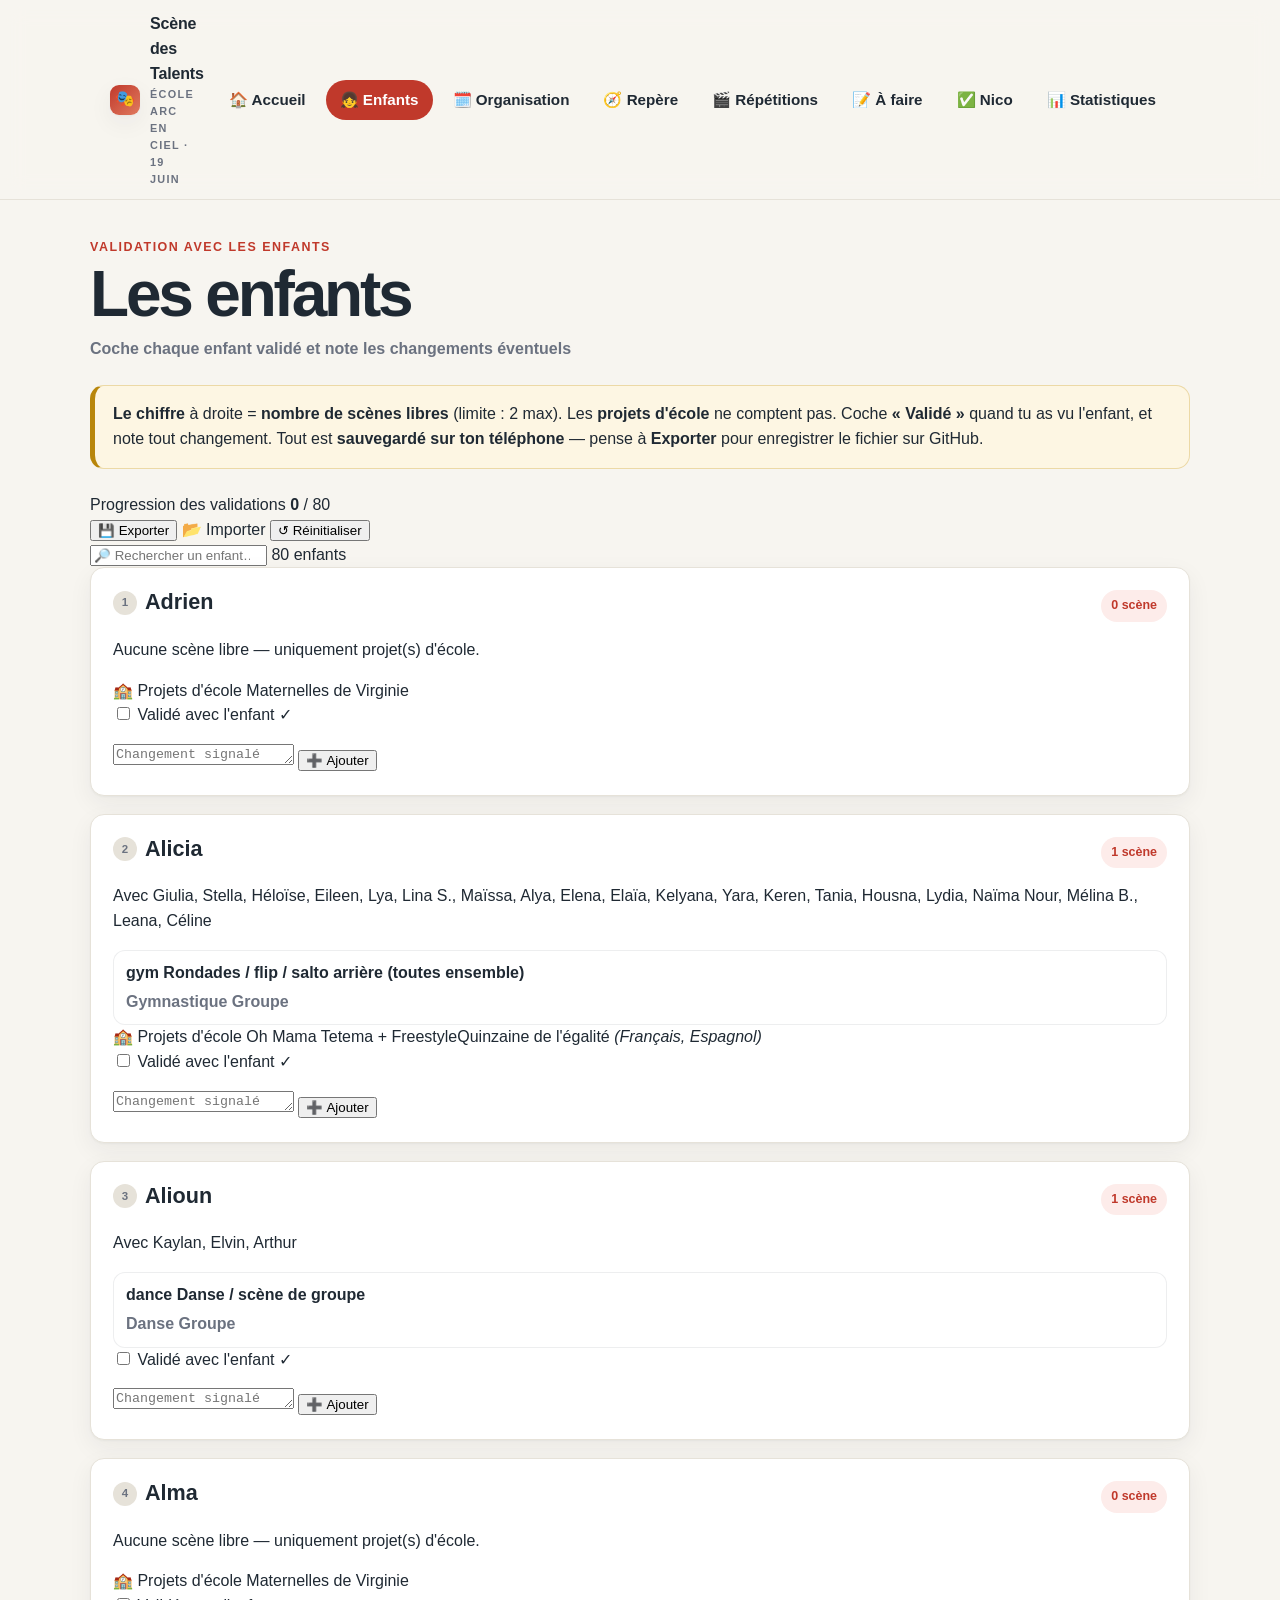
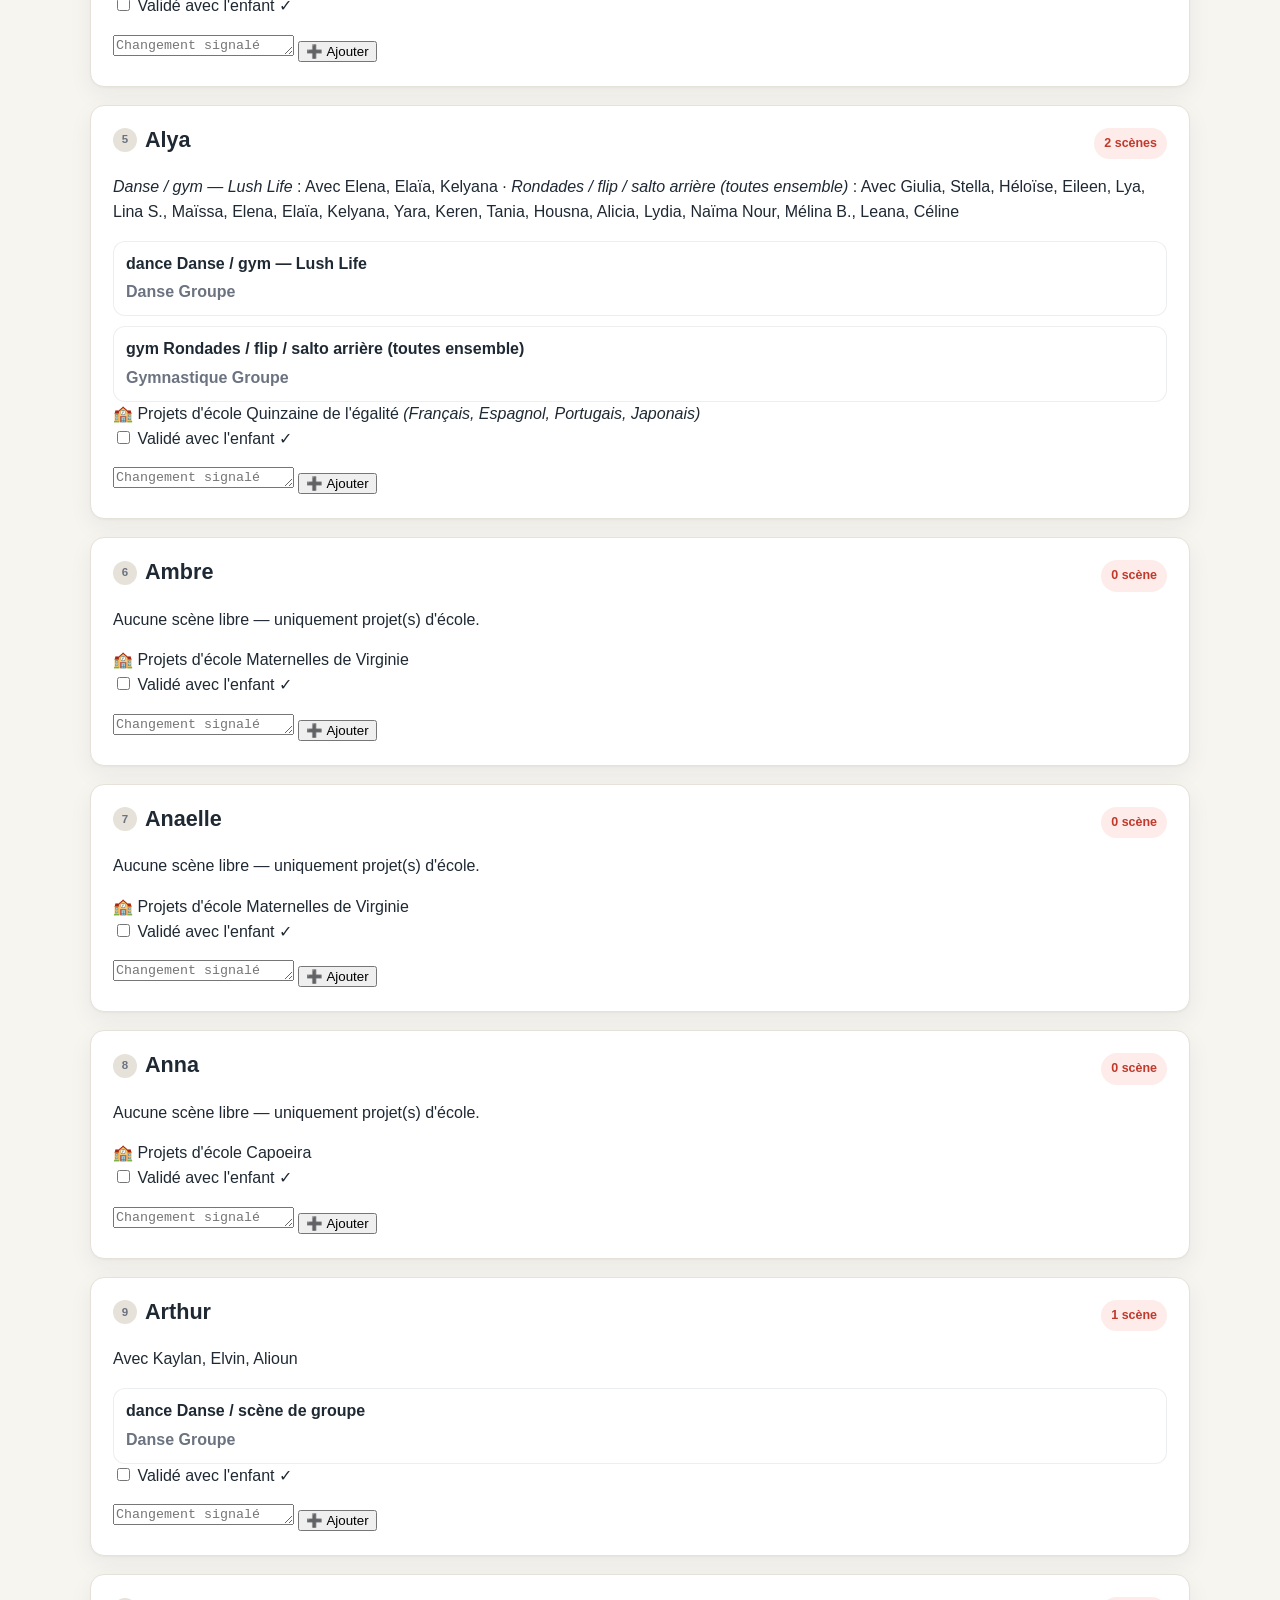
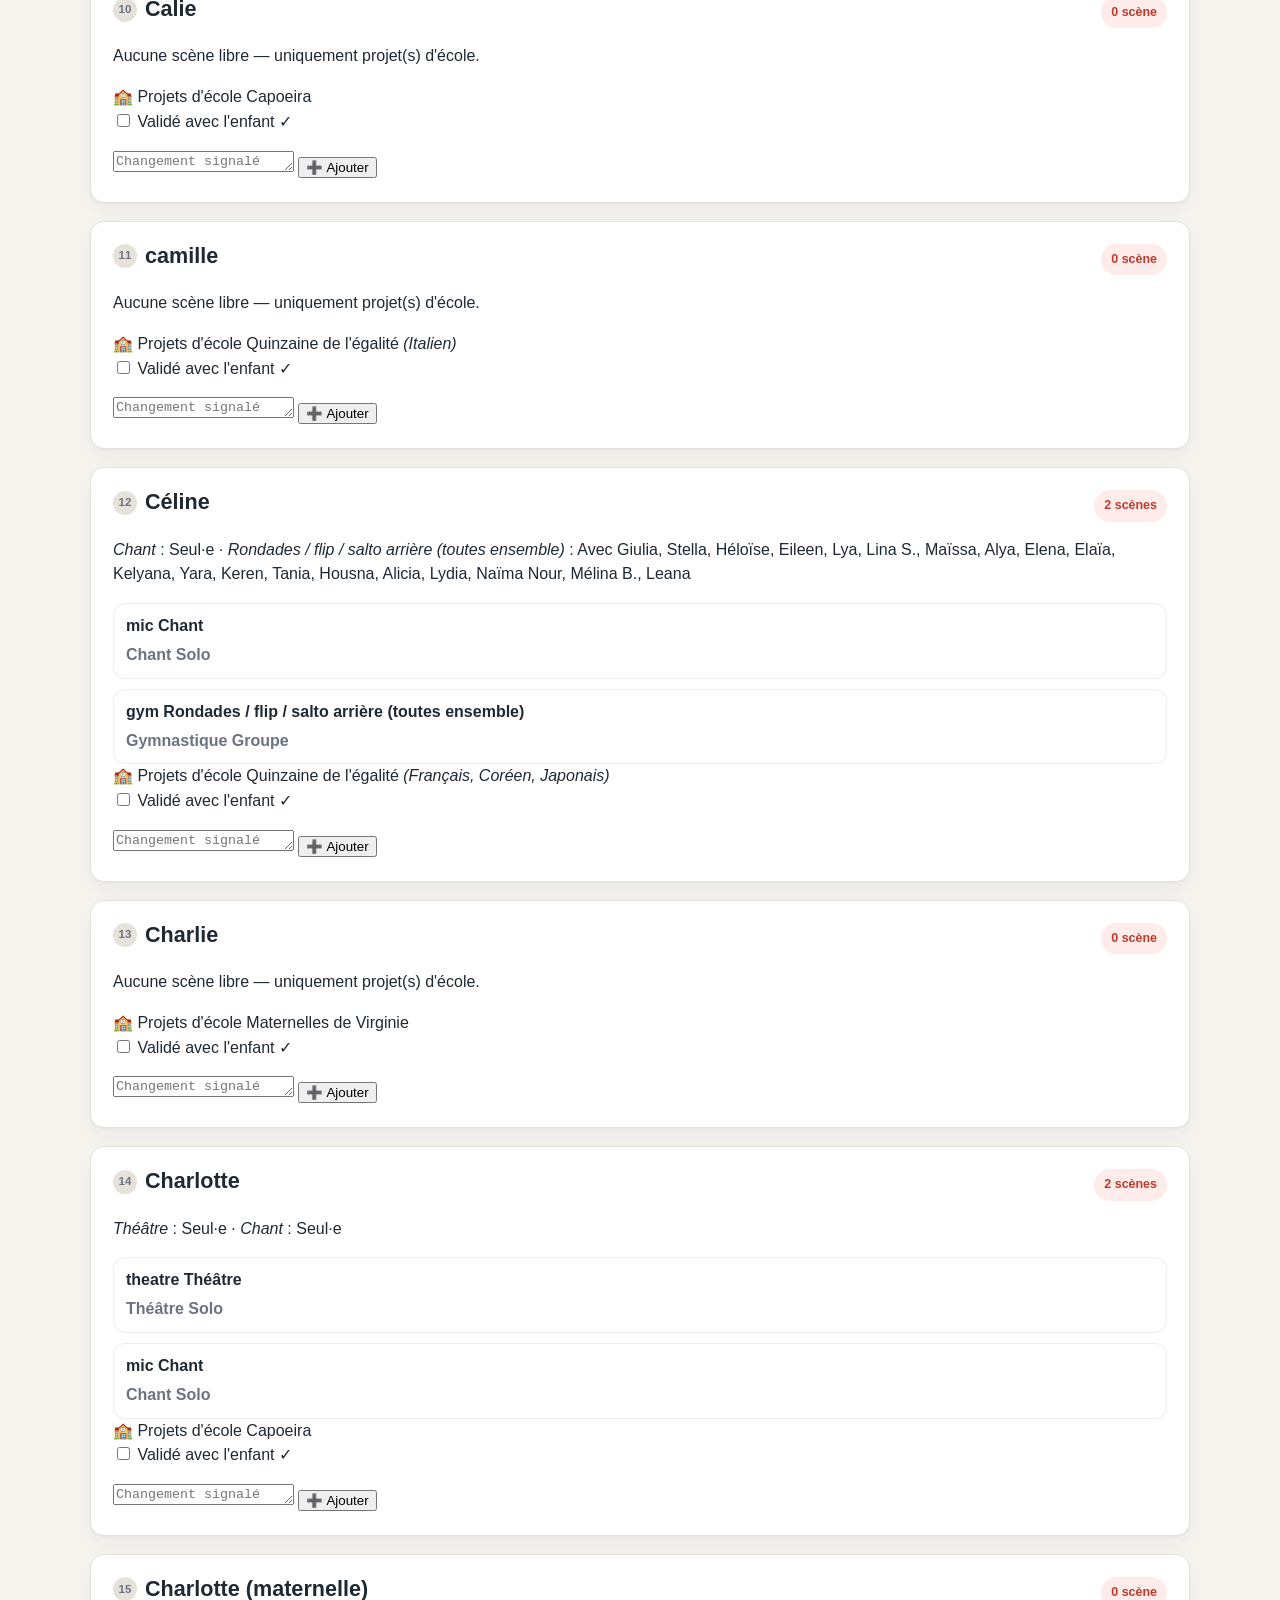
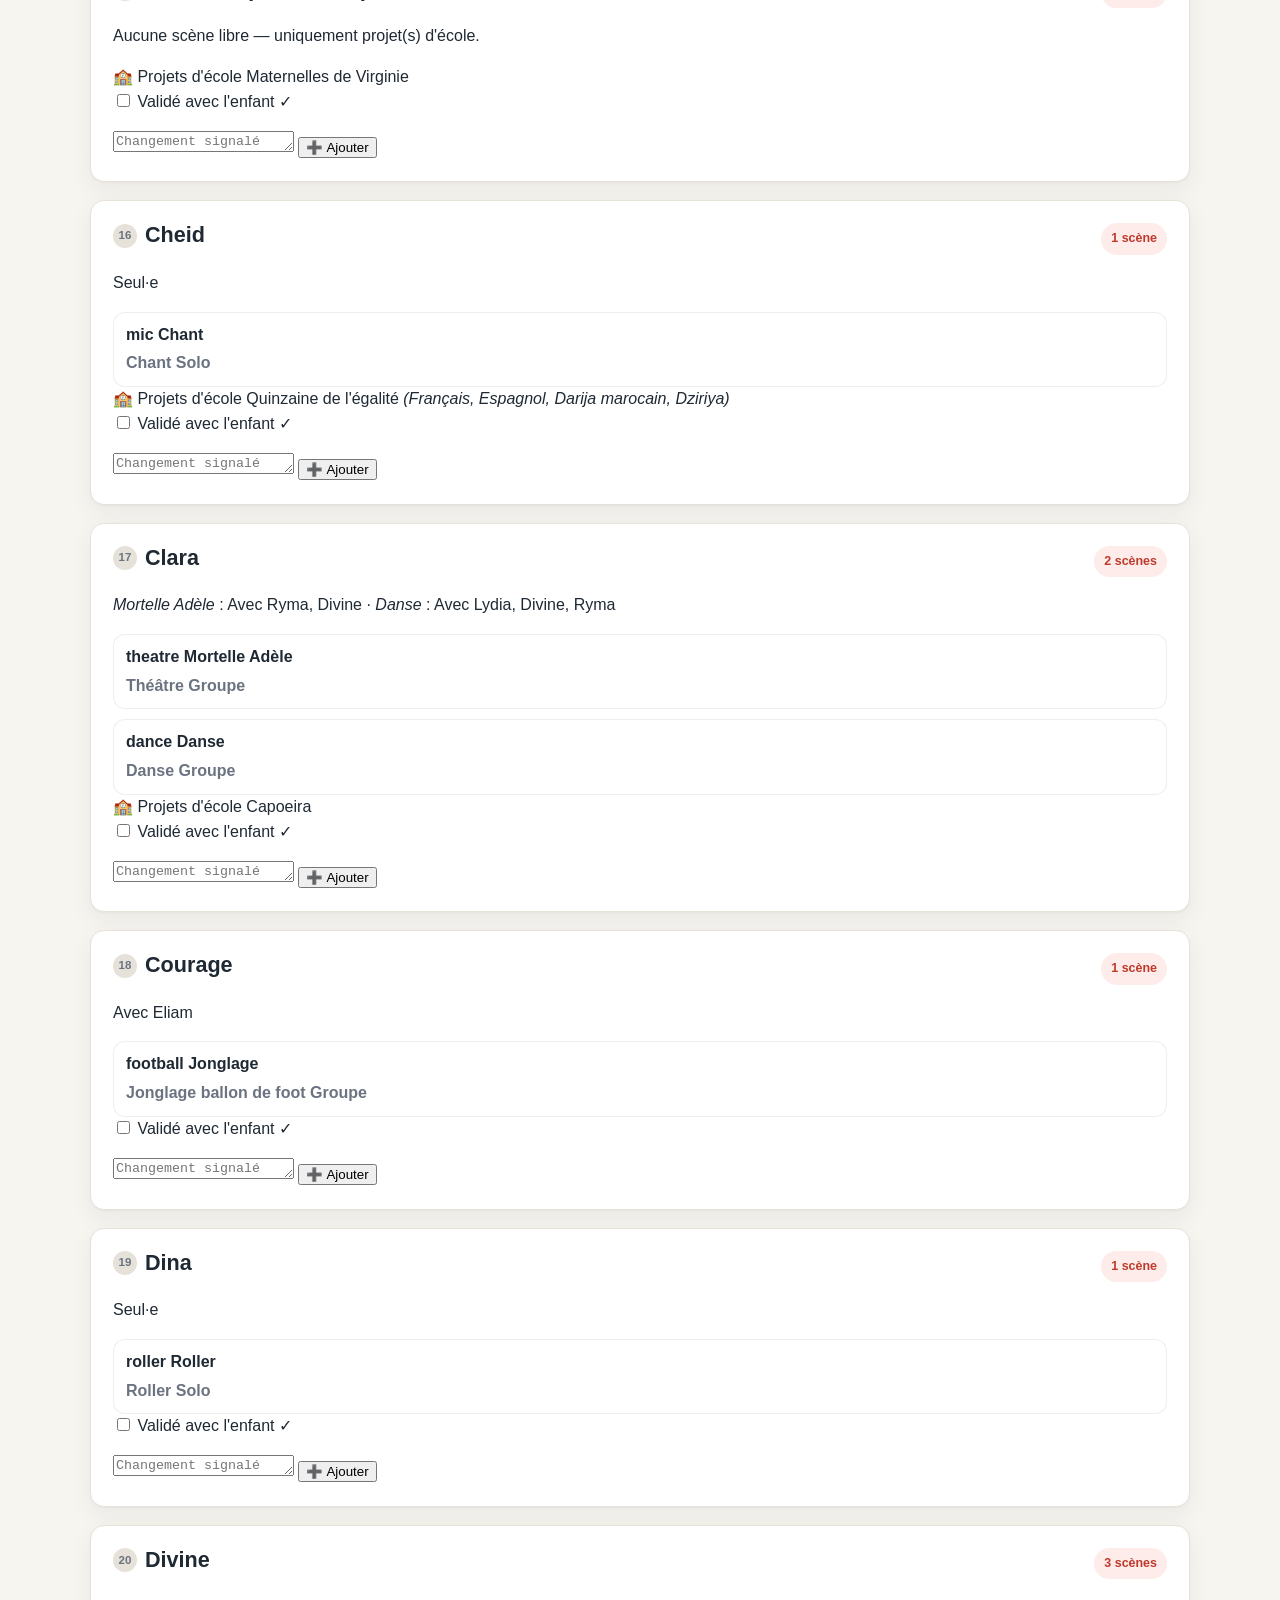
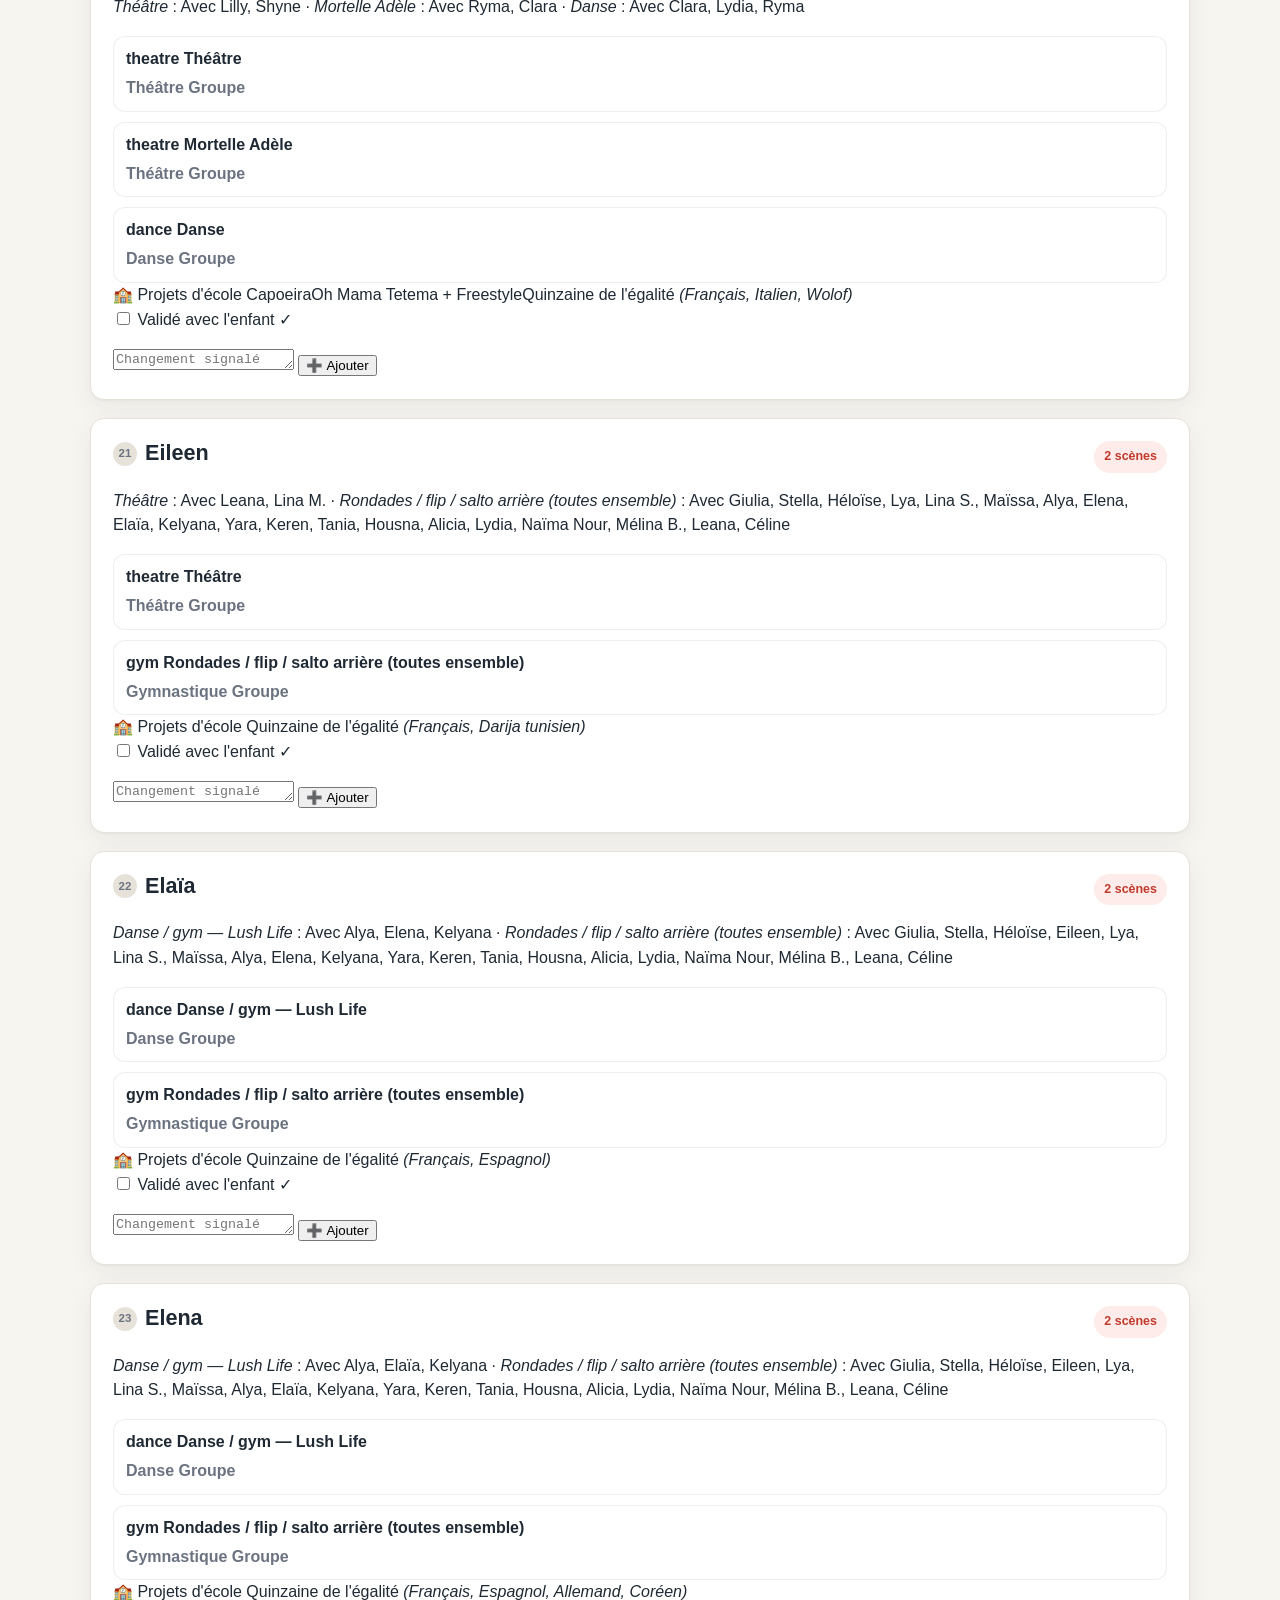
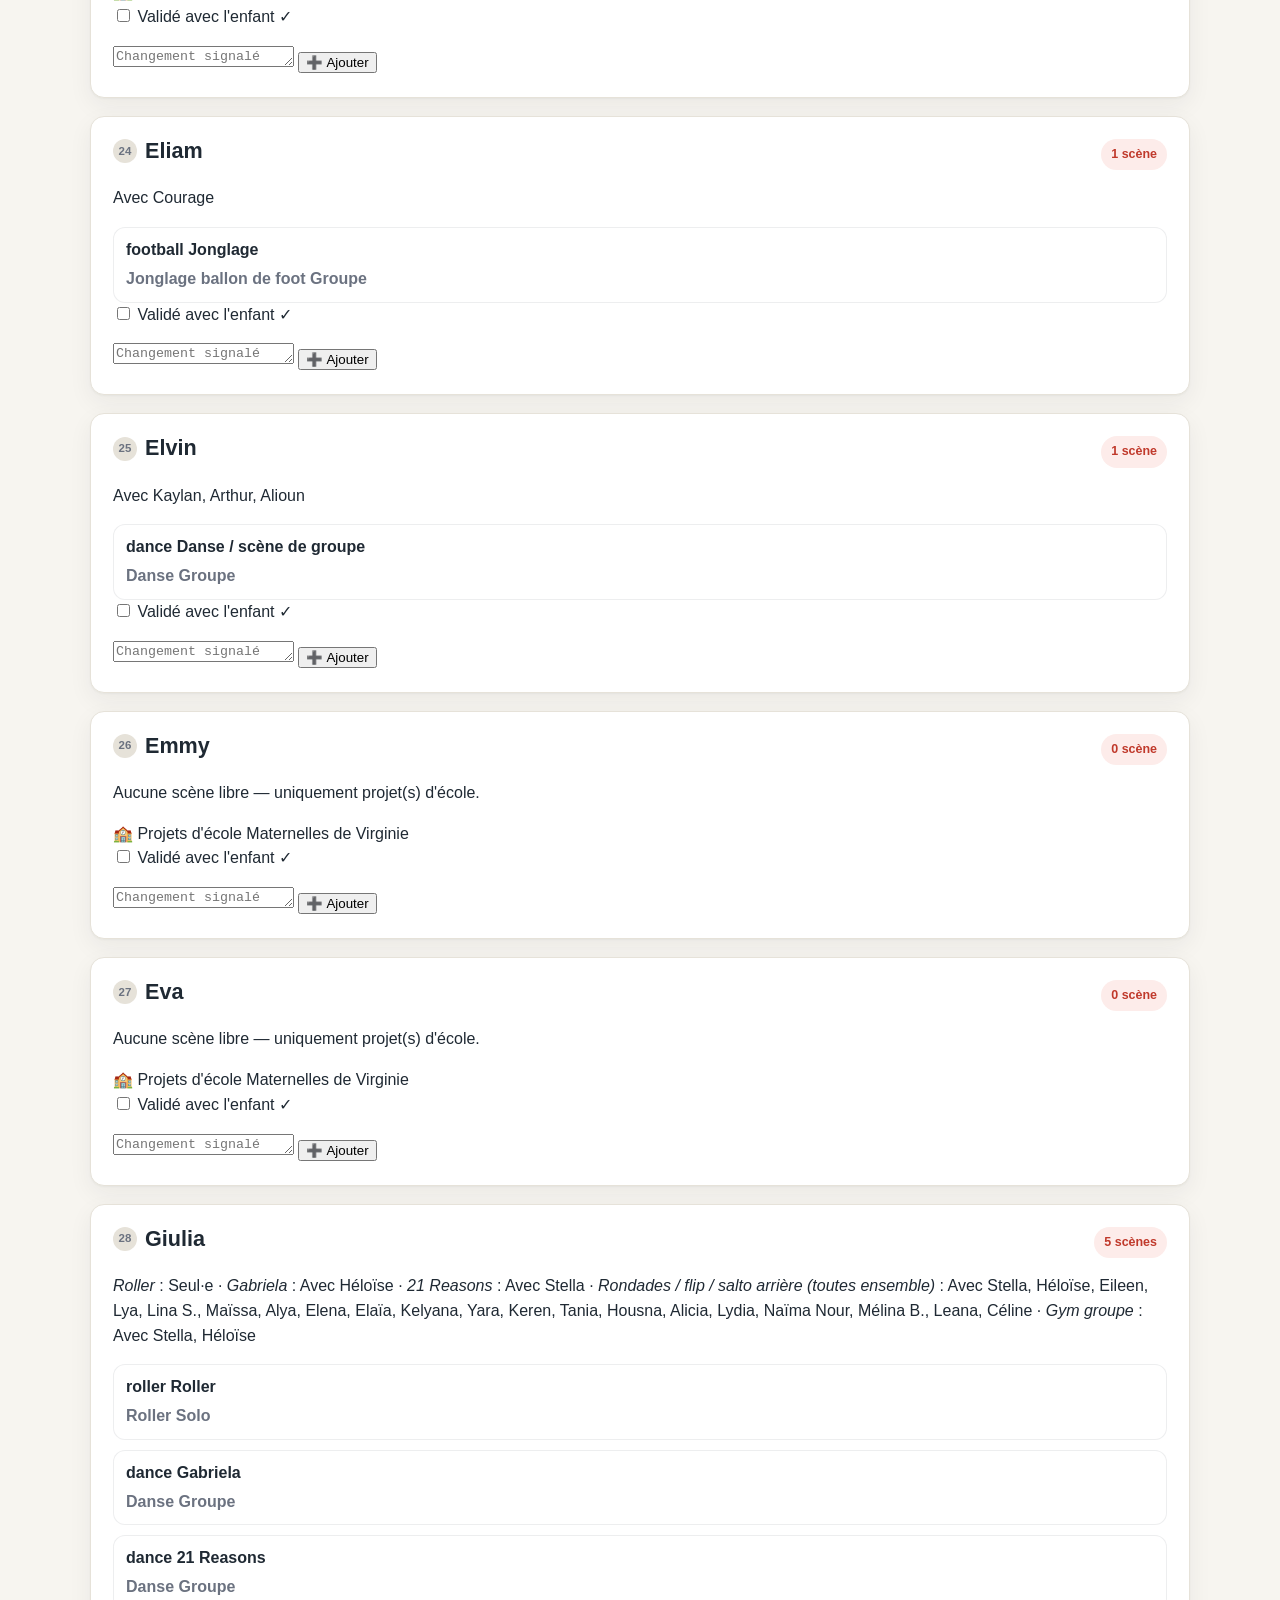
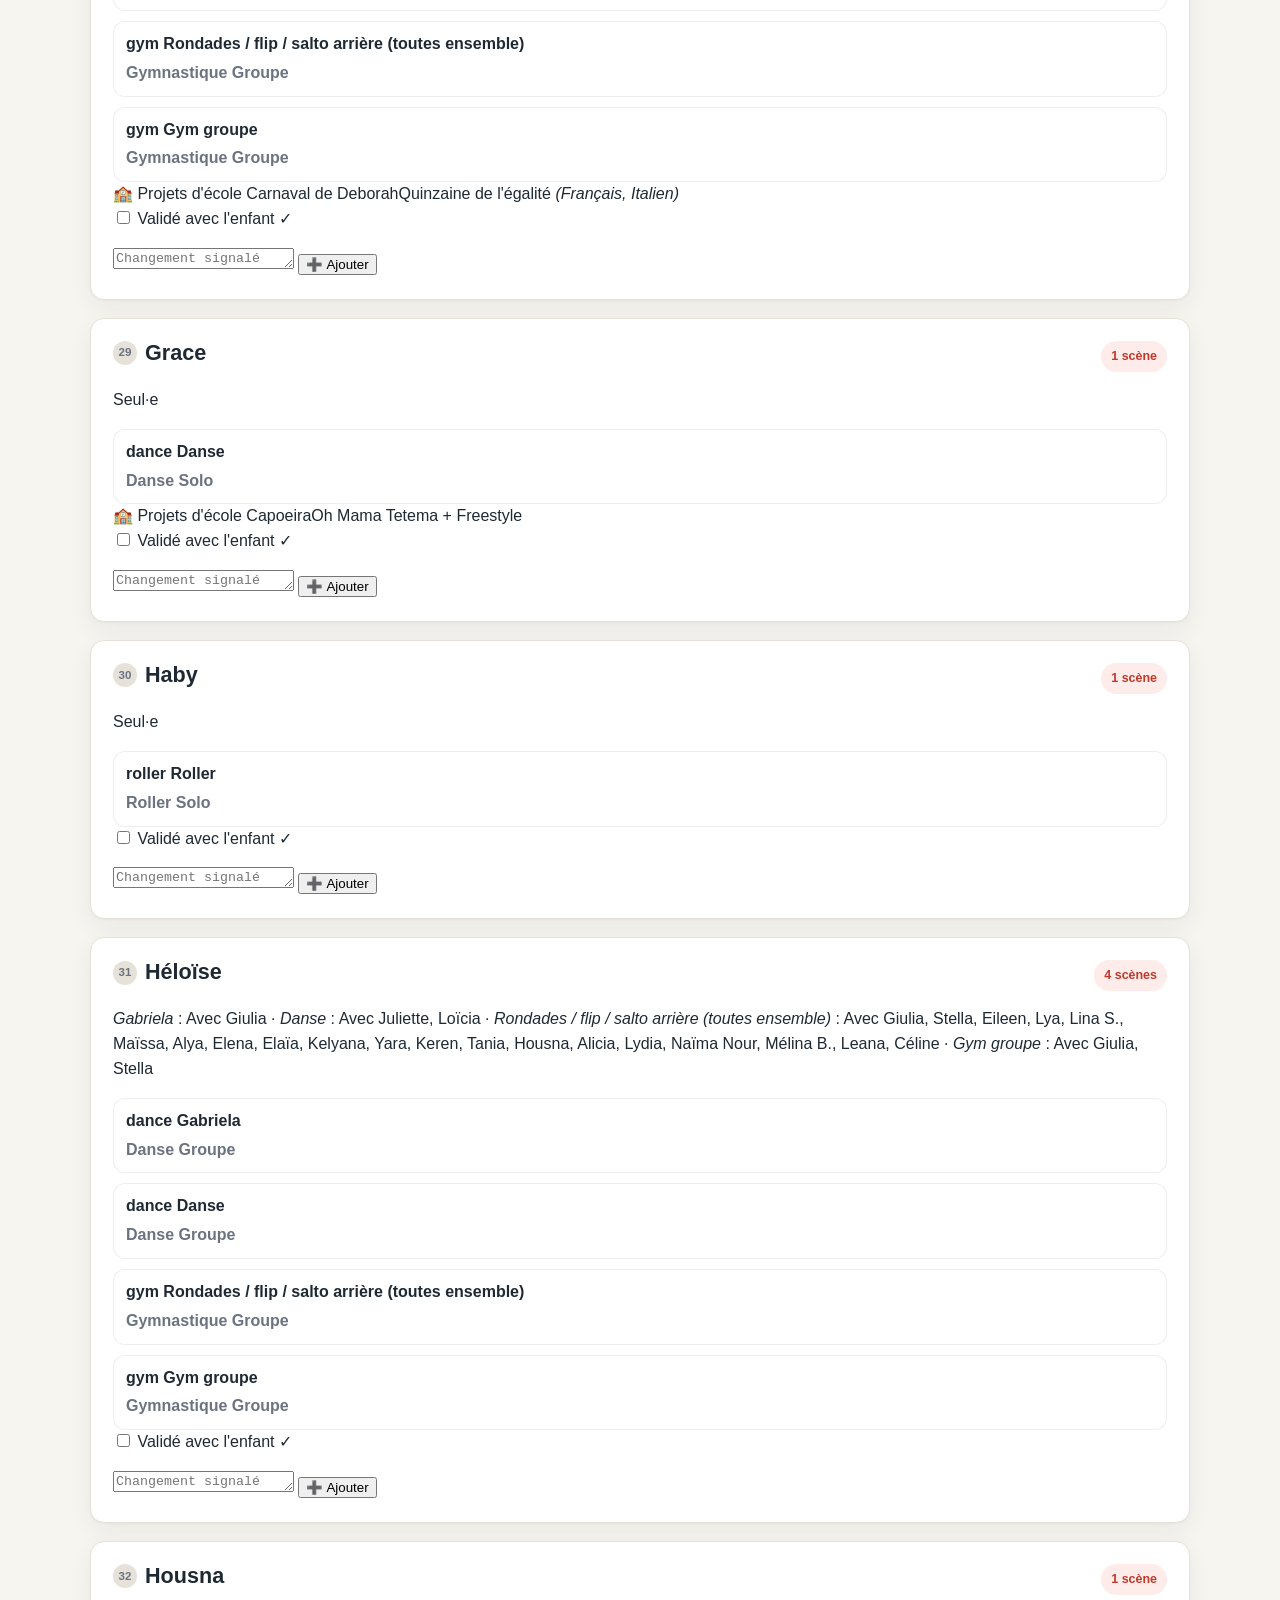
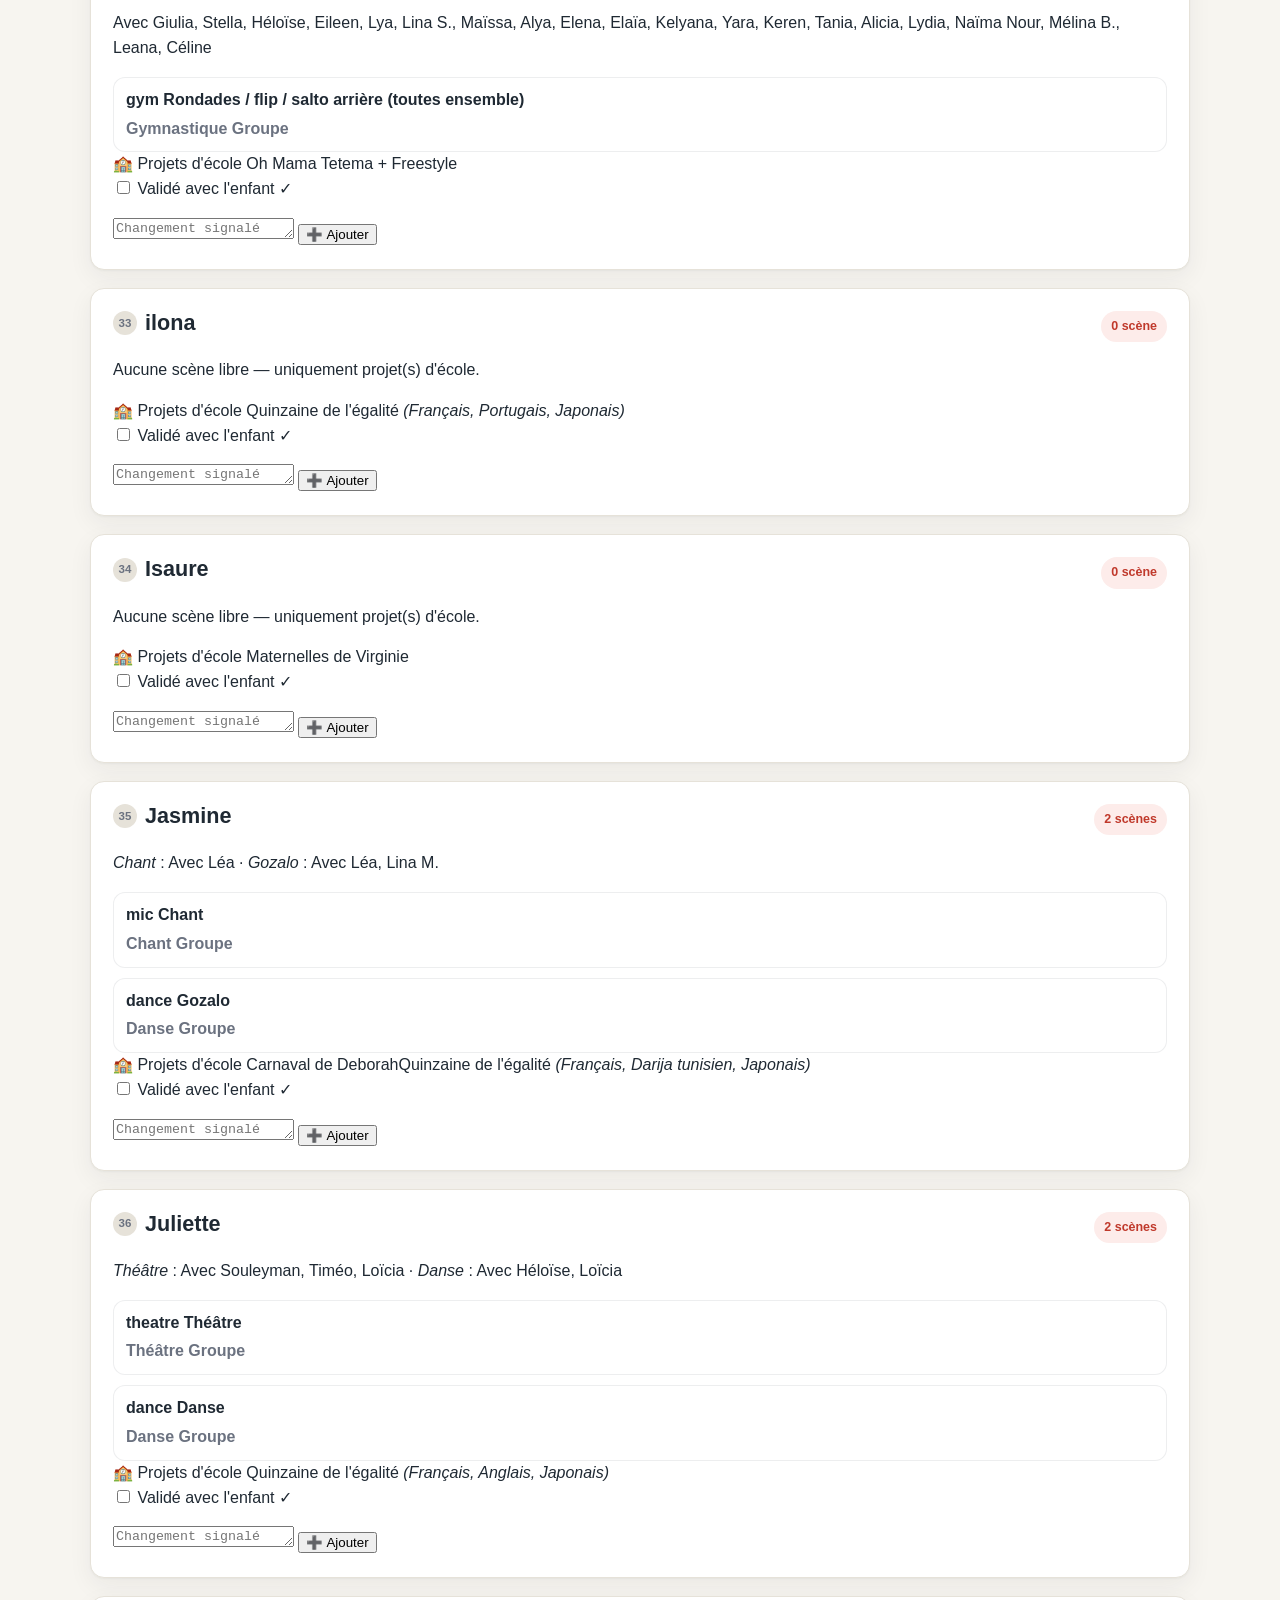
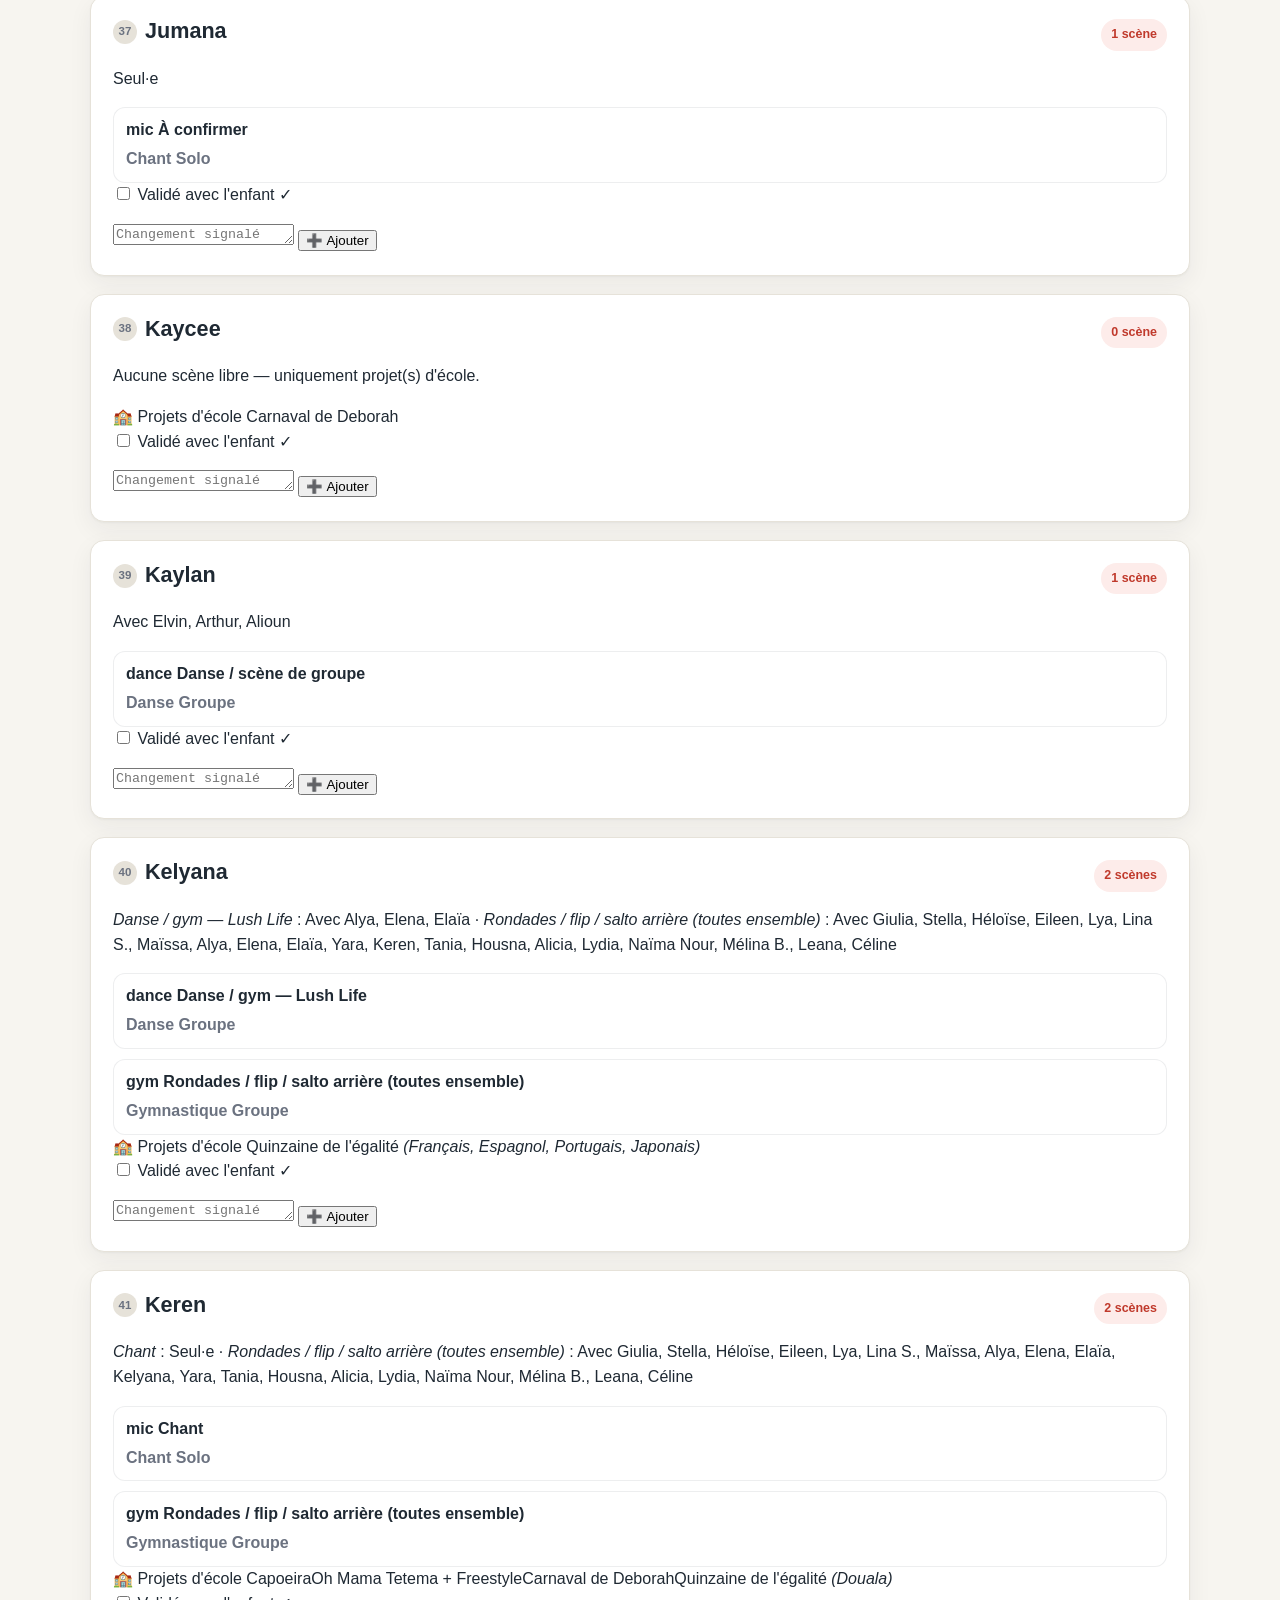
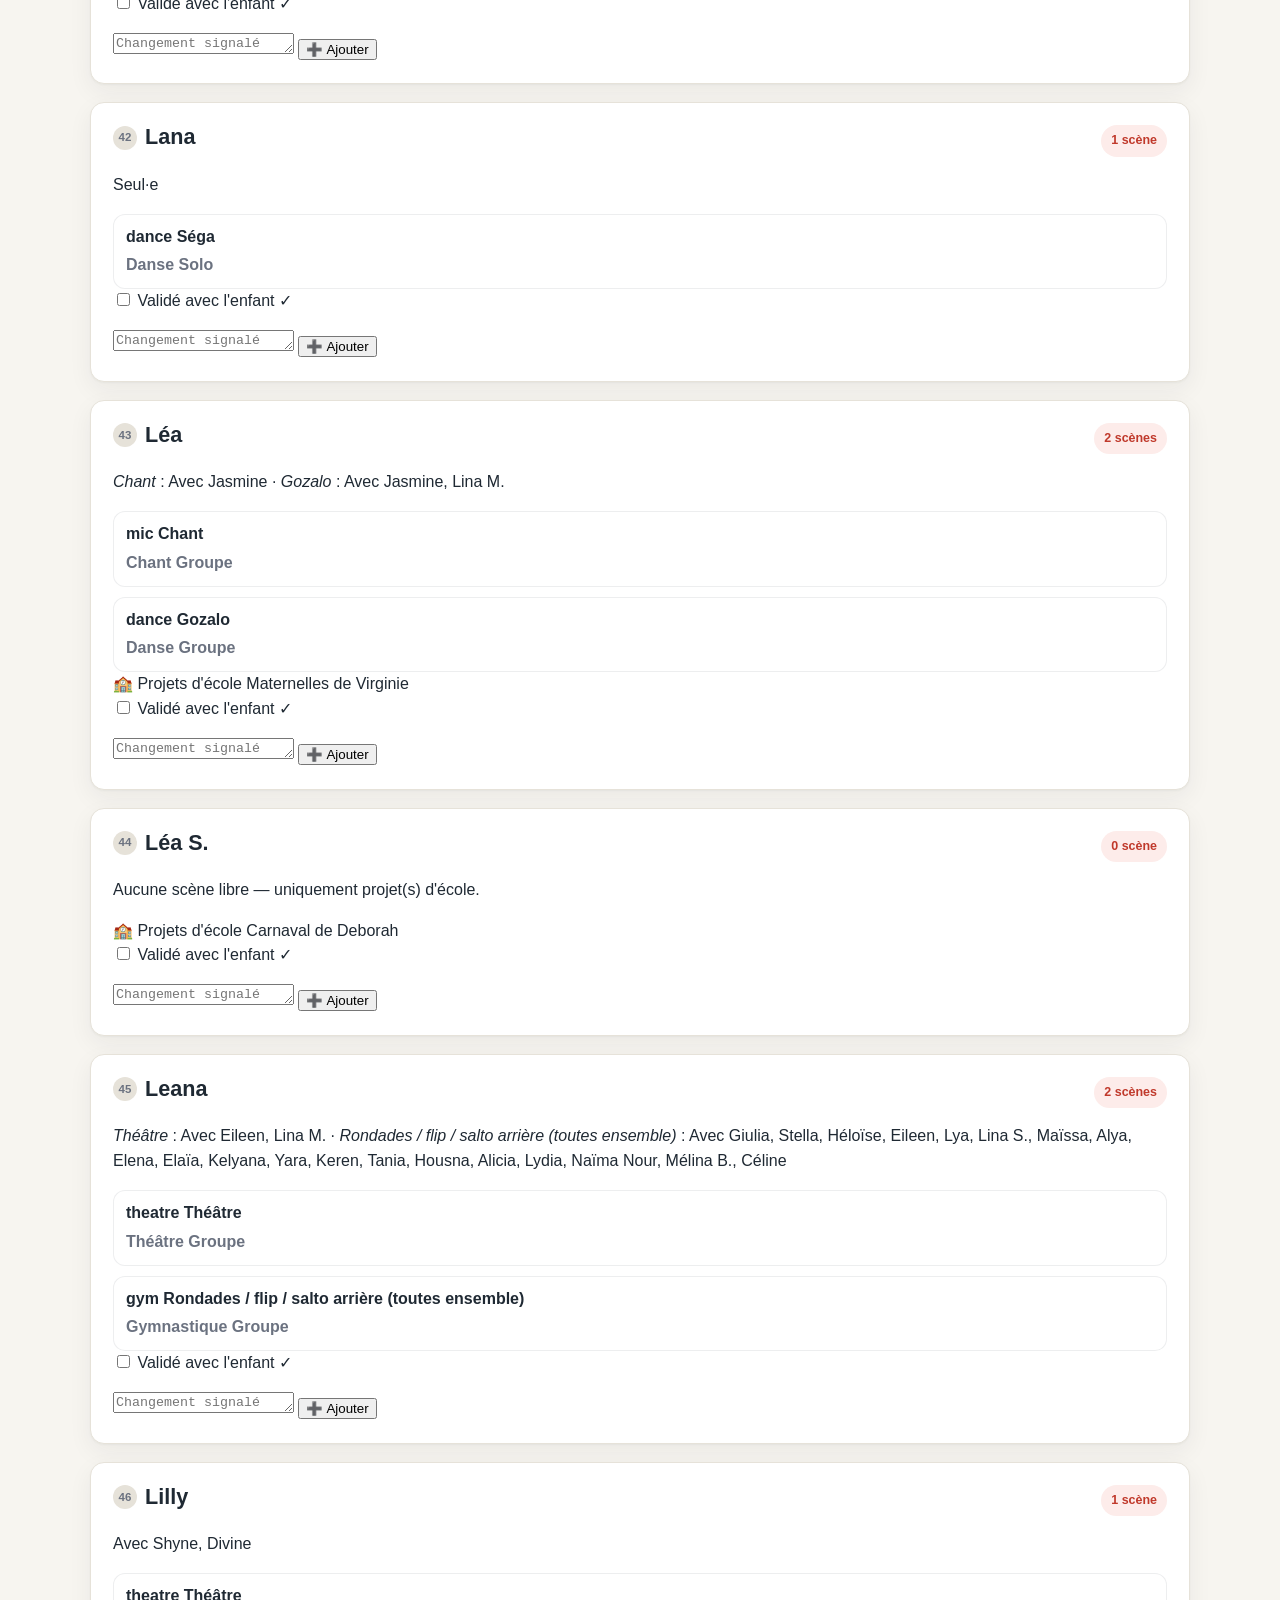
<file: enfants.html>
<!DOCTYPE html>
<html lang="fr">
<head>
  <meta charset="UTF-8">
  <meta name="viewport" content="width=device-width, initial-scale=1.0">
  <title>Enfants · Scène des Talents — École Arc en Ciel</title>
  <link rel="stylesheet" href="styles.css">
  <style>
    .kid-num {
      display: inline-flex;
      align-items: center;
      justify-content: center;
      min-width: 24px;
      height: 24px;
      border-radius: 50%;
      background: var(--line);
      color: var(--muted);
      font-size: .72rem;
      font-weight: 700;
      margin-right: 8px;
      flex-shrink: 0;
    }
  </style>
</head>
<body>
  <nav class="nav">
    <div class="nav-inner">
      <a class="brand" href="index.html">
        <span class="dot">🎭</span>
        <span>Scène des Talents<small>École Arc en Ciel · 19 juin</small></span>
      </a>
      <button class="nav-toggle" id="navToggle" aria-label="Menu" aria-expanded="false">
        <svg viewBox="0 0 24 24" fill="none" stroke="currentColor" stroke-width="2" stroke-linecap="round"><line x1="3" y1="6" x2="21" y2="6"/><line x1="3" y1="12" x2="21" y2="12"/><line x1="3" y1="18" x2="21" y2="18"/></svg>
      </button>
      <ul class="nav-links" id="navLinks">
        <li><a href="index.html">🏠 Accueil</a></li>
        <li><a href="enfants.html" class="active">👧 Enfants</a></li>
        <li><a href="orga.html">🗓️ Organisation</a></li>
        <li><a href="repere-enfants.html">🧭 Repère</a></li>
        <li><a href="repetition.html">🎬 Répétitions</a></li>
        <li><a href="a-faire.html">📝 À faire</a></li>
        <li><a href="nico.html">✅ Nico</a></li>
        <li><a href="stats.html">📊 Statistiques</a></li>
      </ul>
    </div>
  </nav>

  <div class="wrap">
    <header class="page-head">
      <p class="kicker">Validation avec les enfants</p>
      <h1>Les enfants</h1>
      <p class="meta">Coche chaque enfant validé et note les changements éventuels</p>
    </header>

    <div class="rule">
      <strong>Le chiffre</strong> à droite = <strong>nombre de scènes libres</strong> (limite : 2 max).
      Les <strong>projets d'école</strong> ne comptent pas. Coche <strong>« Validé »</strong> quand tu as
      vu l'enfant, et note tout changement. Tout est <strong>sauvegardé sur ton téléphone</strong> —
      pense à <strong>Exporter</strong> pour enregistrer le fichier sur GitHub.
    </div>

    <!-- Barre d'outils : progression + export / import -->
    <div class="toolbar" id="toolbar">
      <div class="progress">
        <div class="progress-top">
          <span class="progress-label">Progression des validations</span>
          <span class="progress-val"><strong id="progCount">0</strong> / <span id="progTotal">0</span></span>
        </div>
        <div class="progress-track"><div class="progress-fill" id="progFill"></div></div>
      </div>
      <div class="toolbar-actions">
        <button type="button" class="btn" id="btnExport">💾 Exporter</button>
        <label class="btn btn-import">📂 Importer<input type="file" id="fileImport" accept="application/json,.json" hidden></label>
        <button type="button" class="btn ghost" id="btnReset">↺ Réinitialiser</button>
      </div>
    </div>

    <div class="search-bar">
      <input type="search" id="search" placeholder="🔎 Rechercher un enfant…" autocomplete="off">
      <span class="search-count" id="searchCount"></span>
    </div>

    <div class="kid-grid" id="kidGrid"></div>

    <footer>Scène des Talents · École Arc en Ciel · 19 juin</footer>
  </div>

  <script src="data.js"></script>
  <script>
    // ---- Menu responsive ----
    const toggle = document.getElementById('navToggle');
    const links = document.getElementById('navLinks');
    toggle.addEventListener('click', () => {
      const open = links.classList.toggle('open');
      toggle.setAttribute('aria-expanded', open);
    });

    const esc = s => String(s).replace(/[&<>]/g, c => ({'&':'&amp;','<':'&lt;','>':'&gt;'}[c]));
    const escAttr = s => esc(s).replace(/"/g, '&quot;');

    // ---- Construction de la fiche de chaque enfant ----
    // clé normalisée -> { display, key, free:[{cat,icon,scene,solo}], school:[{name,extra}] }
    const kids = new Map();
    const getKid = raw => {
      const disp = canonical(raw);
      const key = normKey(disp);
      if (!kids.has(key)) kids.set(key, { display: disp, key, free: [], school: [] });
      return kids.get(key);
    };

    // Scènes libres (comptent dans la limite)
    FREE_CATEGORIES.forEach(cat => {
      cat.scenes.forEach(s => {
        const solo = s.who.length === 1;
        s.who.forEach(w => {
          getKid(w).free.push({ cat: cat.name, icon: cat.icon, scene: s.scene, solo, who: s.who });
        });
      });
    });

    // Projets d'école (ne comptent PAS)
    SCHOOL_PROJECTS.forEach(p => {
      if (p.kids) {
        p.kids.forEach(k => getKid(k).school.push({ name: p.name, extra: "" }));
      }
      if (p.languages) {
        const byKid = new Map();
        p.languages.forEach(l => l.kids.forEach(k => {
          const key = normKey(canonical(k));
          if (!byKid.has(key)) byKid.set(key, []);
          byKid.get(key).push(l.lang);
        }));
        byKid.forEach((langs, key) => {
          getKid(key).school.push({ name: p.name, extra: langs.join(', ') });
        });
      }
    });

    // ---- Tri alphabétique (français) ----
    const sorted = [...kids.values()].sort((a, b) =>
      a.display.localeCompare(b.display, 'fr', { sensitivity: 'base' }));

    /* ============================================================
       Persistance locale (localStorage)
       state = { [key]: { v: bool, n: string } }
       ============================================================ */
    const STORAGE_KEY = 'scene-talents-validations-v1';
    let state = {};
    try { state = JSON.parse(localStorage.getItem(STORAGE_KEY)) || {}; } catch (e) { state = {}; }
    const saveState = () => {
      try { localStorage.setItem(STORAGE_KEY, JSON.stringify(state)); } catch (e) {}
    };
    const getEntry = key => {
      const e = (state[key] = state[key] || { v: false, notes: [] });
      // Migration depuis l'ancien format { n: "..." }
      if (!Array.isArray(e.notes)) e.notes = e.n ? [e.n] : [];
      delete e.n;
      return e;
    };

    // Rendu de la liste des notes d'une fiche
    const renderNotes = notes => notes.map((t, i) =>
      `<li class="note-item"><span class="note-text">${esc(t)}</span>
         <button type="button" class="note-del" data-index="${i}" aria-label="Supprimer cette note">×</button></li>`).join('');

    // ---- Rendu d'une fiche ----
    const card = (ch, idx) => {
      const n = ch.free.length;
      const over = n > 2;
      const badgeClass = over ? 'count warn' : (n === 0 ? 'count zero' : 'count');
      const label = `${n} scène${n > 1 ? 's' : ''}`;

      // Ligne "copains" sous le nom
      const compParts = ch.free.map(f => {
        if (f.solo) return 'Seul·e';
        const others = f.who.map(n => canonical(n)).filter(n => normKey(n) !== ch.key);
        return 'Avec ' + others.join(', ');
      });
      const companionsHtml = compParts.length === 0 ? '' :
        compParts.length === 1
          ? `<p class="companions">${esc(compParts[0])}</p>`
          : `<p class="companions">${ch.free.map((f, i) =>
              `<span><em class="comp-sc">${esc(f.scene)}</em> : ${esc(compParts[i])}</span>`
            ).join(' &middot; ')}</p>`;

      const freeHtml = ch.free.length
        ? `<ul class="groups">${ch.free.map(f =>
            `<li>
               <span class="who">${f.icon} ${esc(f.scene)}</span>
               <span class="scene">
                 <span class="tag-cat">${esc(f.cat)}</span>
                 <span class="tag ${f.solo ? 'solo' : 'group'}">${f.solo ? 'Solo' : 'Groupe'}</span>
               </span>
             </li>`).join('')}</ul>`
        : `<p class="empty">Aucune scène libre — uniquement projet(s) d'école.</p>`;

      const schoolHtml = ch.school.length
        ? `<div class="school-tags"><span class="st-label">🏫 Projets d'école</span>
            ${ch.school.map(s =>
              `<span class="st" title="${escAttr(s.extra)}">${esc(s.name)}${s.extra ? ` <em>(${esc(s.extra)})</em>` : ''}</span>`).join('')}
           </div>`
        : '';

      const e = getEntry(ch.key);

      return `<section class="section kid-card ${e.v ? 'is-validated' : ''}" data-key="${escAttr(ch.key)}" data-name="${escAttr(ch.display.toLowerCase())}">
        <div class="section-head">
          <h2><span class="kid-num">${idx + 1}</span>${esc(ch.display)}</h2>
          <span class="${badgeClass}">${label}</span>
        </div>
        ${companionsHtml}
        ${freeHtml}
        ${schoolHtml}
        <label class="validate-row">
          <input type="checkbox" class="chk" ${e.v ? 'checked' : ''}>
          <span class="validate-label">Validé avec l'enfant</span>
          <span class="validate-state">✓</span>
        </label>
        <div class="notes">
          <ul class="notes-list">${renderNotes(e.notes)}</ul>
          <div class="note-input">
            <textarea class="note-field" rows="1"
              placeholder="Changement signalé par l'enfant…"></textarea>
            <button type="button" class="btn note-add">➕ Ajouter</button>
          </div>
        </div>
      </section>`;
    };

    const grid = document.getElementById('kidGrid');
    grid.innerHTML = sorted.map((ch, i) => card(ch, i)).join('');

    // ---- Progression ----
    const progCount = document.getElementById('progCount');
    const progTotal = document.getElementById('progTotal');
    const progFill  = document.getElementById('progFill');
    const total = sorted.length;
    progTotal.textContent = total;
    function updateProgress() {
      const done = sorted.filter(ch => getEntry(ch.key).v).length;
      progCount.textContent = done;
      progFill.style.width = (total ? done / total * 100 : 0) + '%';
    }
    updateProgress();

    // ---- Auto-grandir les zones de texte ----
    function autoGrow(ta) { ta.style.height = 'auto'; ta.style.height = ta.scrollHeight + 'px'; }

    // ---- Interactions (cases + notes) — délégation d'événements ----
    grid.addEventListener('change', ev => {
      const chk = ev.target.closest('.chk');
      if (!chk) return;
      const cardEl = chk.closest('.kid-card');
      const key = cardEl.dataset.key;
      getEntry(key).v = chk.checked;
      cardEl.classList.toggle('is-validated', chk.checked);
      saveState();
      updateProgress();
    });

    // Auto-grandir la zone de saisie pendant la frappe
    grid.addEventListener('input', ev => {
      const ta = ev.target.closest('.note-field');
      if (ta) autoGrow(ta);
    });

    // Ajouter une note / supprimer une note
    grid.addEventListener('click', ev => {
      const add = ev.target.closest('.note-add');
      const del = ev.target.closest('.note-del');
      if (!add && !del) return;

      const cardEl = ev.target.closest('.kid-card');
      const entry = getEntry(cardEl.dataset.key);
      const listEl = cardEl.querySelector('.notes-list');

      if (add) {
        const ta = cardEl.querySelector('.note-field');
        const txt = ta.value.trim();
        if (!txt) { ta.focus(); return; }
        entry.notes.push(txt);
        ta.value = '';
        autoGrow(ta);
      } else if (del) {
        entry.notes.splice(Number(del.dataset.index), 1);
      }
      saveState();
      listEl.innerHTML = renderNotes(entry.notes);
    });

    /* ---- Recherche ---- */
    const searchCount = document.getElementById('searchCount');
    const updateCount = shown => {
      searchCount.textContent = shown === total ? `${total} enfants` : `${shown} / ${total} enfants`;
    };
    updateCount(total);

    const search = document.getElementById('search');
    search.addEventListener('input', () => {
      const q = normKey(search.value);
      let shown = 0;
      grid.querySelectorAll('.kid-card').forEach(c => {
        const match = !q || normKey(c.dataset.name).includes(q);
        c.style.display = match ? '' : 'none';
        if (match) shown++;
      });
      updateCount(shown);
    });

    /* ============================================================
       Export / Import
       ============================================================ */
    document.getElementById('btnExport').addEventListener('click', () => {
      const data = {
        meta: {
          app: "Scène des Talents — École Arc en Ciel",
          evenement: "19 juin 2026",
          exporteLe: new Date().toISOString()
        },
        enfants: sorted.map(ch => {
          const e = getEntry(ch.key);
          return { nom: ch.display, valide: !!e.v, notes: e.notes.slice() };
        })
      };
      const json = JSON.stringify(data, null, 2);
      const blob = new Blob([json], { type: "application/json" });
      const url = URL.createObjectURL(blob);
      const a = document.createElement('a');
      const stamp = new Date().toISOString().slice(0, 10);
      a.href = url;
      a.download = `validations-${stamp}.json`;
      document.body.appendChild(a);
      a.click();
      a.remove();
      URL.revokeObjectURL(url);
    });

    document.getElementById('fileImport').addEventListener('change', ev => {
      const file = ev.target.files[0];
      if (!file) return;
      const reader = new FileReader();
      reader.onload = () => {
        try {
          const data = JSON.parse(reader.result);
          (data.enfants || []).forEach(e => {
            const key = normKey(canonical(e.nom || ""));
            if (!key) return;
            // Accepte le nouveau format (notes[]) et l'ancien (note string)
            const notes = Array.isArray(e.notes) ? e.notes : (e.note ? [e.note] : []);
            state[key] = { v: !!e.valide, notes };
          });
          saveState();
          // Re-applique aux fiches affichées
          grid.querySelectorAll('.kid-card').forEach(cardEl => {
            const e = getEntry(cardEl.dataset.key);
            const chk = cardEl.querySelector('.chk');
            chk.checked = e.v;
            cardEl.classList.toggle('is-validated', e.v);
            cardEl.querySelector('.notes-list').innerHTML = renderNotes(e.notes);
          });
          updateProgress();
          alert('✅ Validations importées.');
        } catch (err) {
          alert("❌ Fichier invalide : " + err.message);
        }
        ev.target.value = '';
      };
      reader.readAsText(file);
    });

    document.getElementById('btnReset').addEventListener('click', () => {
      if (!confirm("Effacer toutes les validations et notes de ce téléphone ?\n(pense à Exporter avant si tu veux les garder)")) return;
      state = {};
      saveState();
      grid.querySelectorAll('.kid-card').forEach(cardEl => {
        cardEl.classList.remove('is-validated');
        cardEl.querySelector('.chk').checked = false;
        cardEl.querySelector('.notes-list').innerHTML = '';
        const ta = cardEl.querySelector('.note-field');
        ta.value = '';
        autoGrow(ta);
      });
      updateProgress();
    });
  </script>
</body>
</html>
</file>
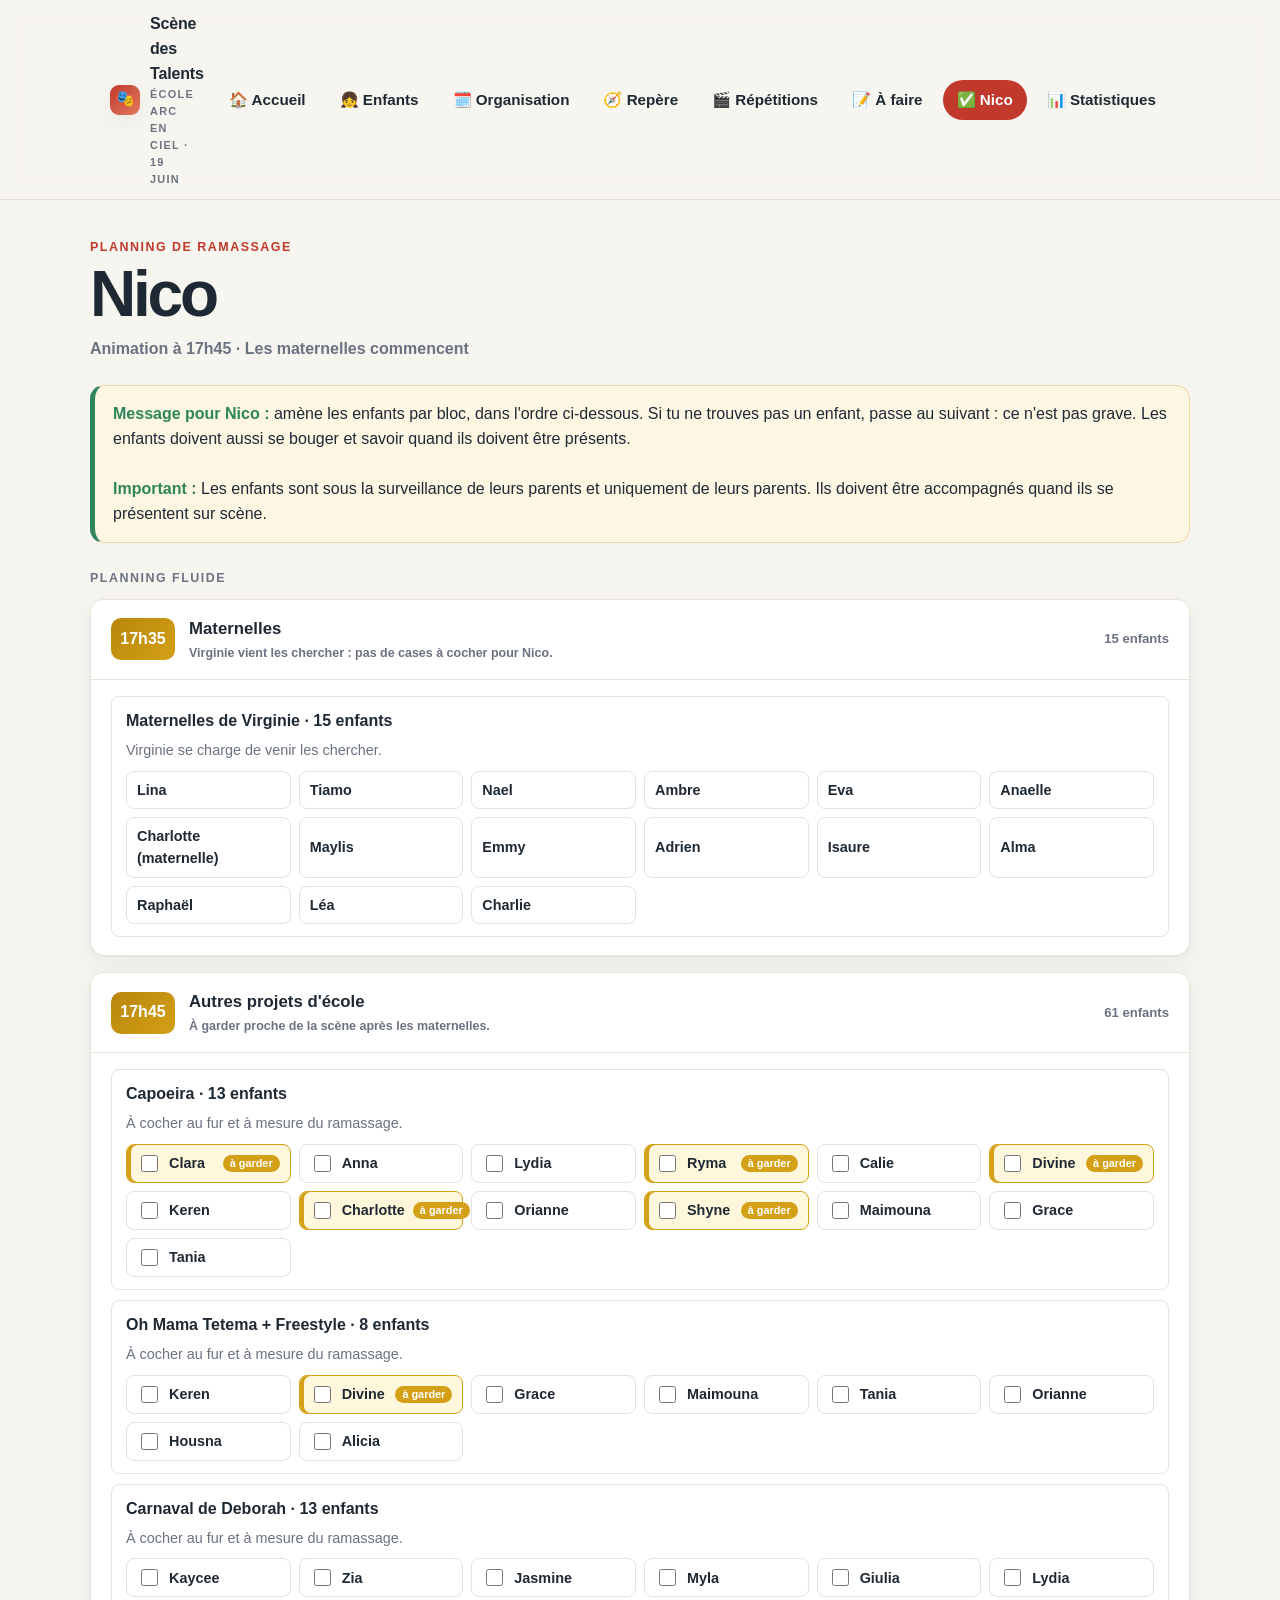
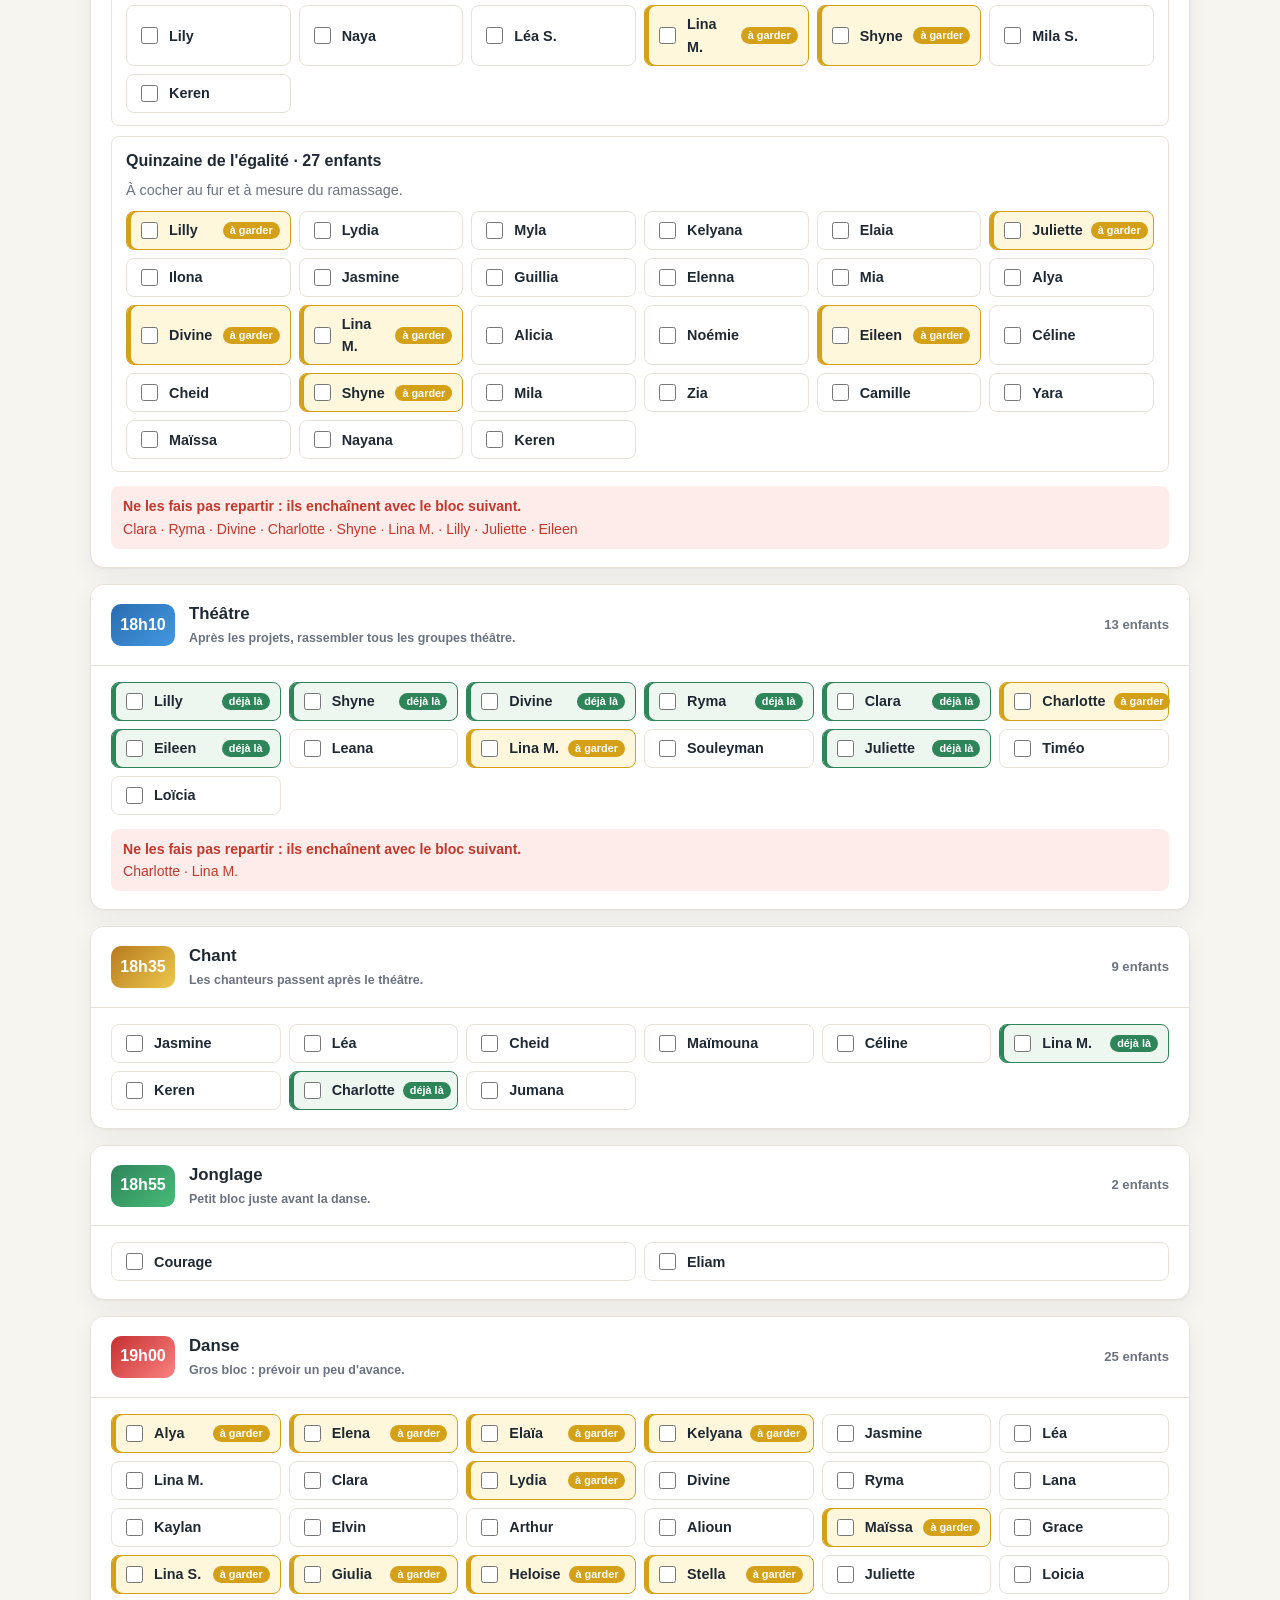
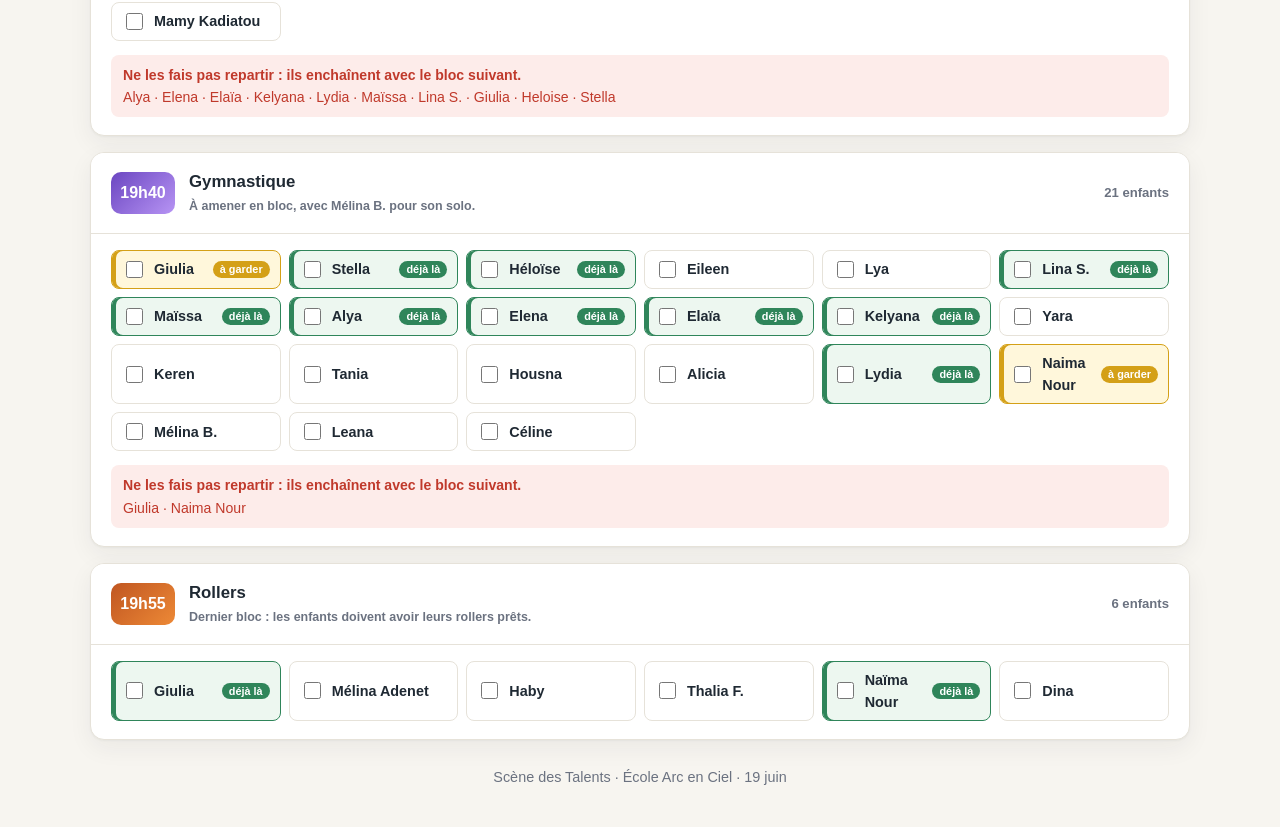
<file: nico.html>
<!DOCTYPE html>
<html lang="fr">
<head>
  <meta charset="UTF-8">
  <meta name="viewport" content="width=device-width, initial-scale=1.0">
  <title>Nico · Ramassage des enfants — Scène des Talents</title>
  <link rel="stylesheet" href="styles.css">
  <style>
    .nico-note {
      border-left-color: var(--green);
      font-size: 1rem;
    }
    .nico-note strong {
      color: var(--green);
    }
    .handoff-list {
      display: flex;
      flex-direction: column;
      gap: 16px;
    }
    .handoff-card {
      background: var(--card);
      border: 1px solid var(--line);
      border-radius: var(--radius);
      box-shadow: var(--shadow);
      overflow: hidden;
    }
    .handoff-head {
      display: grid;
      grid-template-columns: auto 1fr auto;
      align-items: center;
      gap: 14px;
      padding: 16px 20px;
      border-bottom: 1px solid var(--line);
      background: #fff;
    }
    .handoff-time {
      min-width: 64px;
      height: 42px;
      border-radius: 10px;
      display: grid;
      place-items: center;
      color: #fff;
      font-weight: 800;
      background: linear-gradient(135deg, var(--accent), var(--accent-2));
    }
    .handoff-title {
      font-weight: 800;
      font-size: 1.05rem;
    }
    .handoff-title small {
      display: block;
      margin-top: 2px;
      color: var(--muted);
      font-size: .78rem;
      font-weight: 600;
    }
    .handoff-count {
      font-size: .82rem;
      color: var(--muted);
      font-weight: 700;
      white-space: nowrap;
    }
    .handoff-body {
      padding: 16px 20px 18px;
    }
    .handoff-kids {
      display: grid;
      grid-template-columns: repeat(auto-fit, minmax(150px, 1fr));
      gap: 8px;
      margin: 0;
      padding: 0;
      list-style: none;
    }
    .handoff-kids li {
      display: flex;
      align-items: center;
      gap: 8px;
      min-height: 34px;
      padding: 7px 10px;
      border: 1px solid var(--line);
      border-radius: 8px;
      background: #fff;
      font-size: .9rem;
      font-weight: 650;
    }
    .handoff-kids li.keep-close {
      border-color: #d4a017;
      background: #fff7db;
      box-shadow: inset 4px 0 0 #d4a017;
    }
    .handoff-kids li.already-close {
      border-color: #2f855a;
      background: #edf7f0;
      box-shadow: inset 4px 0 0 #2f855a;
    }
    .kid-tag {
      margin-left: auto;
      padding: 3px 7px;
      border-radius: 999px;
      font-size: .68rem;
      font-weight: 800;
      line-height: 1;
      white-space: nowrap;
    }
    .kid-tag.keep-close {
      background: #d4a017;
      color: #fff;
    }
    .kid-tag.already-close {
      background: #2f855a;
      color: #fff;
    }
    .handoff-kids input {
      width: 17px;
      height: 17px;
      accent-color: var(--accent);
      flex-shrink: 0;
    }
    .project-lines {
      display: flex;
      flex-direction: column;
      gap: 10px;
    }
    .project-line {
      padding: 12px 14px;
      border: 1px solid var(--line);
      border-radius: 8px;
      background: #fff;
    }
    .project-line strong {
      display: block;
      margin-bottom: 6px;
      color: var(--ink);
    }
    .project-line .project-meta {
      color: var(--muted);
      font-size: .9rem;
      line-height: 1.45;
    }
    .project-line .handoff-kids {
      margin-top: 10px;
    }
    .stay-note {
      margin-top: 14px;
      padding: 10px 12px;
      border-radius: 8px;
      background: var(--accent-soft);
      color: var(--accent);
      font-size: .88rem;
      line-height: 1.45;
    }
    .stay-note strong {
      display: block;
      margin-bottom: 2px;
    }
    .handoff-card.school .handoff-time {
      background: linear-gradient(135deg, var(--gold), #d4a017);
    }
    .handoff-card.theatre .handoff-time { background: linear-gradient(135deg, #2b6cb0, #4299e1); }
    .handoff-card.chant .handoff-time { background: linear-gradient(135deg, #b7791f, #ecc94b); }
    .handoff-card.jonglage .handoff-time { background: linear-gradient(135deg, #2f855a, #48bb78); }
    .handoff-card.danse .handoff-time { background: linear-gradient(135deg, #c53030, #fc8181); }
    .handoff-card.gym .handoff-time { background: linear-gradient(135deg, #6b46c1, #b794f4); }
    .handoff-card.roller .handoff-time { background: linear-gradient(135deg, #c05621, #ed8936); }

    @media (max-width: 620px) {
      .handoff-head {
        grid-template-columns: auto 1fr;
      }
      .handoff-count {
        grid-column: 2;
      }
      .handoff-kids {
        grid-template-columns: 1fr;
      }
    }
  </style>
</head>
<body>
  <nav class="nav">
    <div class="nav-inner">
      <a class="brand" href="index.html">
        <span class="dot">🎭</span>
        <span>Scène des Talents<small>École Arc en Ciel · 19 juin</small></span>
      </a>
      <button class="nav-toggle" id="navToggle" aria-label="Menu" aria-expanded="false">
        <svg viewBox="0 0 24 24" fill="none" stroke="currentColor" stroke-width="2" stroke-linecap="round"><line x1="3" y1="6" x2="21" y2="6"/><line x1="3" y1="12" x2="21" y2="12"/><line x1="3" y1="18" x2="21" y2="18"/></svg>
      </button>
      <ul class="nav-links" id="navLinks">
        <li><a href="index.html">🏠 Accueil</a></li>
        <li><a href="enfants.html">👧 Enfants</a></li>
        <li><a href="orga.html">🗓️ Organisation</a></li>
        <li><a href="repere-enfants.html">🧭 Repère</a></li>
        <li><a href="repetition.html">🎬 Répétitions</a></li>
        <li><a href="a-faire.html">📝 À faire</a></li>
        <li><a href="nico.html" class="active">✅ Nico</a></li>
        <li><a href="stats.html">📊 Statistiques</a></li>
      </ul>
    </div>
  </nav>

  <div class="wrap">
    <header class="page-head">
      <p class="kicker">Planning de ramassage</p>
      <h1>Nico</h1>
      <p class="meta">Animation à 17h45 · Les maternelles commencent</p>
    </header>

    <div class="rule nico-note">
      <strong>Message pour Nico :</strong> amène les enfants par bloc, dans l'ordre ci-dessous.
      Si tu ne trouves pas un enfant, passe au suivant : ce n'est pas grave. Les enfants doivent aussi se bouger et savoir quand ils doivent être présents.<br><br>
      <strong>Important :</strong> Les enfants sont sous la surveillance de leurs parents et uniquement de leurs parents. Ils doivent être accompagnés quand ils se présentent sur scène.
    </div>

    <p class="cat-title">Planning fluide</p>
    <div class="handoff-list" id="handoffList"></div>

    <footer>Scène des Talents · École Arc en Ciel · 19 juin</footer>
  </div>

  <script src="data.js"></script>
  <script>
    const toggle = document.getElementById('navToggle');
    const links = document.getElementById('navLinks');
    toggle.addEventListener('click', () => {
      const open = links.classList.toggle('open');
      toggle.setAttribute('aria-expanded', open);
    });

    const esc = s => String(s).replace(/[&<>]/g, c => ({'&':'&amp;','<':'&lt;','>':'&gt;'}[c]));
    const unique = list => [...new Set(list)];
    const project = name => SCHOOL_PROJECTS.find(p => p.name === name);
    const category = name => FREE_CATEGORIES.find(c => c.name === name);

    const quinzaineKids = (() => {
      const q = SCHOOL_PROJECTS.find(p => p.languages);
      const kids = new Set();
      q.languages.forEach(l => l.kids.forEach(k => kids.add(k)));
      return [...kids];
    })();

    const handoffBlocks = [
      {
        cls: 'school',
        time: '17h35',
        title: 'Maternelles',
        note: 'Virginie vient les chercher : pas de cases à cocher pour Nico.',
        noChecklist: true,
        projects: [
          { name: 'Maternelles de Virginie', kids: project('Maternelles de Virginie').kids }
        ]
      },
      {
        cls: 'school',
        time: '17h45',
        title: "Autres projets d'école",
        note: 'À garder proche de la scène après les maternelles.',
        projects: [
          { name: 'Capoeira', kids: project('Capoeira').kids },
          { name: 'Oh Mama Tetema + Freestyle', kids: project('Oh Mama Tetema + Freestyle').kids },
          { name: 'Carnaval de Deborah', kids: project('Carnaval de Deborah').kids },
          { name: "Quinzaine de l'égalité", kids: quinzaineKids }
        ]
      },
      {
        cls: 'theatre',
        time: '18h10',
        title: 'Théâtre',
        note: 'Après les projets, rassembler tous les groupes théâtre.',
        kids: unique(category('Théâtre').scenes.flatMap(s => s.who))
      },
      {
        cls: 'chant',
        time: '18h35',
        title: 'Chant',
        note: 'Les chanteurs passent après le théâtre.',
        kids: unique(category('Chant').scenes.flatMap(s => s.who))
      },
      {
        cls: 'jonglage',
        time: '18h55',
        title: 'Jonglage',
        note: 'Petit bloc juste avant la danse.',
        kids: unique(category('Jonglage ballon de foot').scenes.flatMap(s => s.who))
      },
      {
        cls: 'danse',
        time: '19h00',
        title: 'Danse',
        note: "Gros bloc : prévoir un peu d'avance.",
        kids: unique(category('Danse').scenes.flatMap(s => s.who))
      },
      {
        cls: 'gym',
        time: '19h40',
        title: 'Gymnastique',
        note: 'À amener en bloc, avec Mélina B. pour son solo.',
        kids: unique(category('Gymnastique').scenes.flatMap(s => s.who))
      },
      {
        cls: 'roller',
        time: '19h55',
        title: 'Rollers',
        note: 'Dernier bloc : les enfants doivent avoir leurs rollers prêts.',
        kids: unique(category('Roller').scenes.flatMap(s => s.who))
      }
    ];

    const kidKey = kid => normKey(canonical(kid));
    const kidKeySet = kids => new Set(kids.map(kidKey));

    const markNext = (current, next) => {
      if (!next) return new Set();
      const nextKids = kidKeySet(blockKids(next));
      return new Set(blockKids(current).filter(k => nextKids.has(kidKey(k))));
    };

    const markPrevious = (current, previous) => {
      if (!previous) return new Set();
      const previousKids = kidKeySet(blockKids(previous));
      return new Set(blockKids(current).filter(k => previousKids.has(kidKey(k))));
    };

    const kidClass = (kid, marks = {}) => {
      if (marks.keepClose?.has(kid)) return ' class="keep-close"';
      if (marks.alreadyClose?.has(kid)) return ' class="already-close"';
      return '';
    };

    const kidTag = (kid, marks = {}) => {
      if (marks.keepClose?.has(kid)) return '<span class="kid-tag keep-close">à garder</span>';
      if (marks.alreadyClose?.has(kid)) return '<span class="kid-tag already-close">déjà là</span>';
      return '';
    };

    const renderKids = (kids, marks) => `<ul class="handoff-kids">${kids.map(k =>
      `<li${kidClass(k, marks)}><input type="checkbox" aria-label="${esc(k)}"><span>${esc(k)}</span>${kidTag(k, marks)}</li>`
    ).join('')}</ul>`;

    const renderPlainKids = (kids, marks) => `<ul class="handoff-kids">${kids.map(k =>
      `<li${kidClass(k, marks)}><span>${esc(k)}</span>${kidTag(k, marks)}</li>`
    ).join('')}</ul>`;

    const blockKids = block => unique(block.projects
      ? block.projects.flatMap(p => p.kids)
      : block.kids);

    const renderStayNote = (current, next) => {
      if (!next) return '';
      const nextKids = kidKeySet(blockKids(next));
      const staying = blockKids(current).filter(k => nextKids.has(kidKey(k)));
      if (!staying.length) return '';
      return `<div class="stay-note">
        <strong>Ne les fais pas repartir : ils enchaînent avec le bloc suivant.</strong>
        ${staying.map(esc).join(' · ')}
      </div>`;
    };

    const renderProjects = (block, marks) => `<div class="project-lines">${block.projects.map(p => `
      <div class="project-line">
        <strong>${esc(p.name)} · ${p.kids.length} enfant${p.kids.length > 1 ? 's' : ''}</strong>
        <div class="project-meta">${block.noChecklist ? 'Virginie se charge de venir les chercher.' : 'À cocher au fur et à mesure du ramassage.'}</div>
        ${block.noChecklist ? renderPlainKids(p.kids, marks) : renderKids(p.kids, marks)}
      </div>
    `).join('')}</div>`;

    document.getElementById('handoffList').innerHTML = handoffBlocks.map((block, index) => {
      const count = block.projects
        ? block.projects.reduce((sum, p) => sum + p.kids.length, 0)
        : block.kids.length;
      const previousBlock = handoffBlocks[index - 1];
      const nextBlock = handoffBlocks[index + 1];
      const marks = {
        keepClose: markNext(block, nextBlock),
        alreadyClose: markPrevious(block, previousBlock)
      };
      return `<section class="handoff-card ${block.cls}">
        <div class="handoff-head">
          <div class="handoff-time">${esc(block.time)}</div>
          <div class="handoff-title">${esc(block.title)}<small>${esc(block.note)}</small></div>
          <div class="handoff-count">${count} enfant${count > 1 ? 's' : ''}</div>
        </div>
        <div class="handoff-body">
          ${block.projects ? renderProjects(block, marks) : renderKids(block.kids, marks)}
          ${renderStayNote(block, nextBlock)}
        </div>
      </section>`;
    }).join('');
  </script>
</body>
</html>
</file>
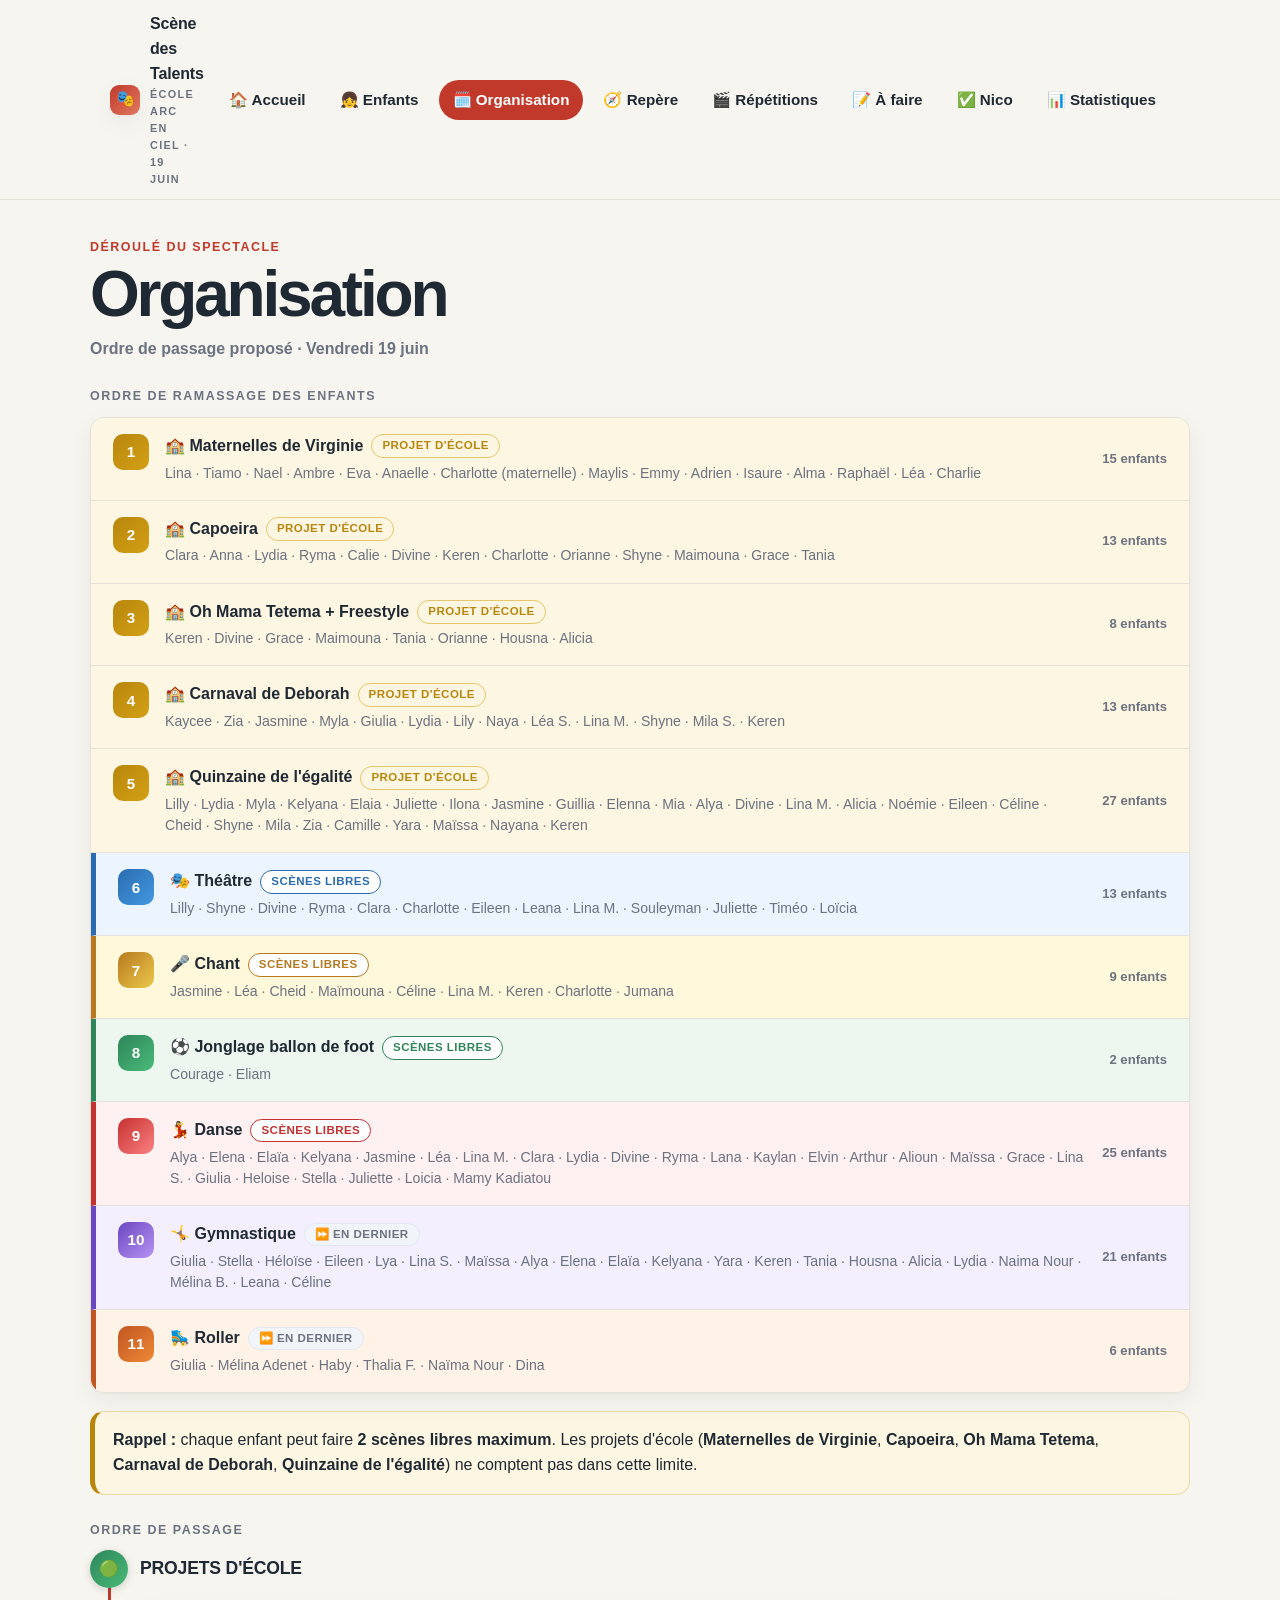
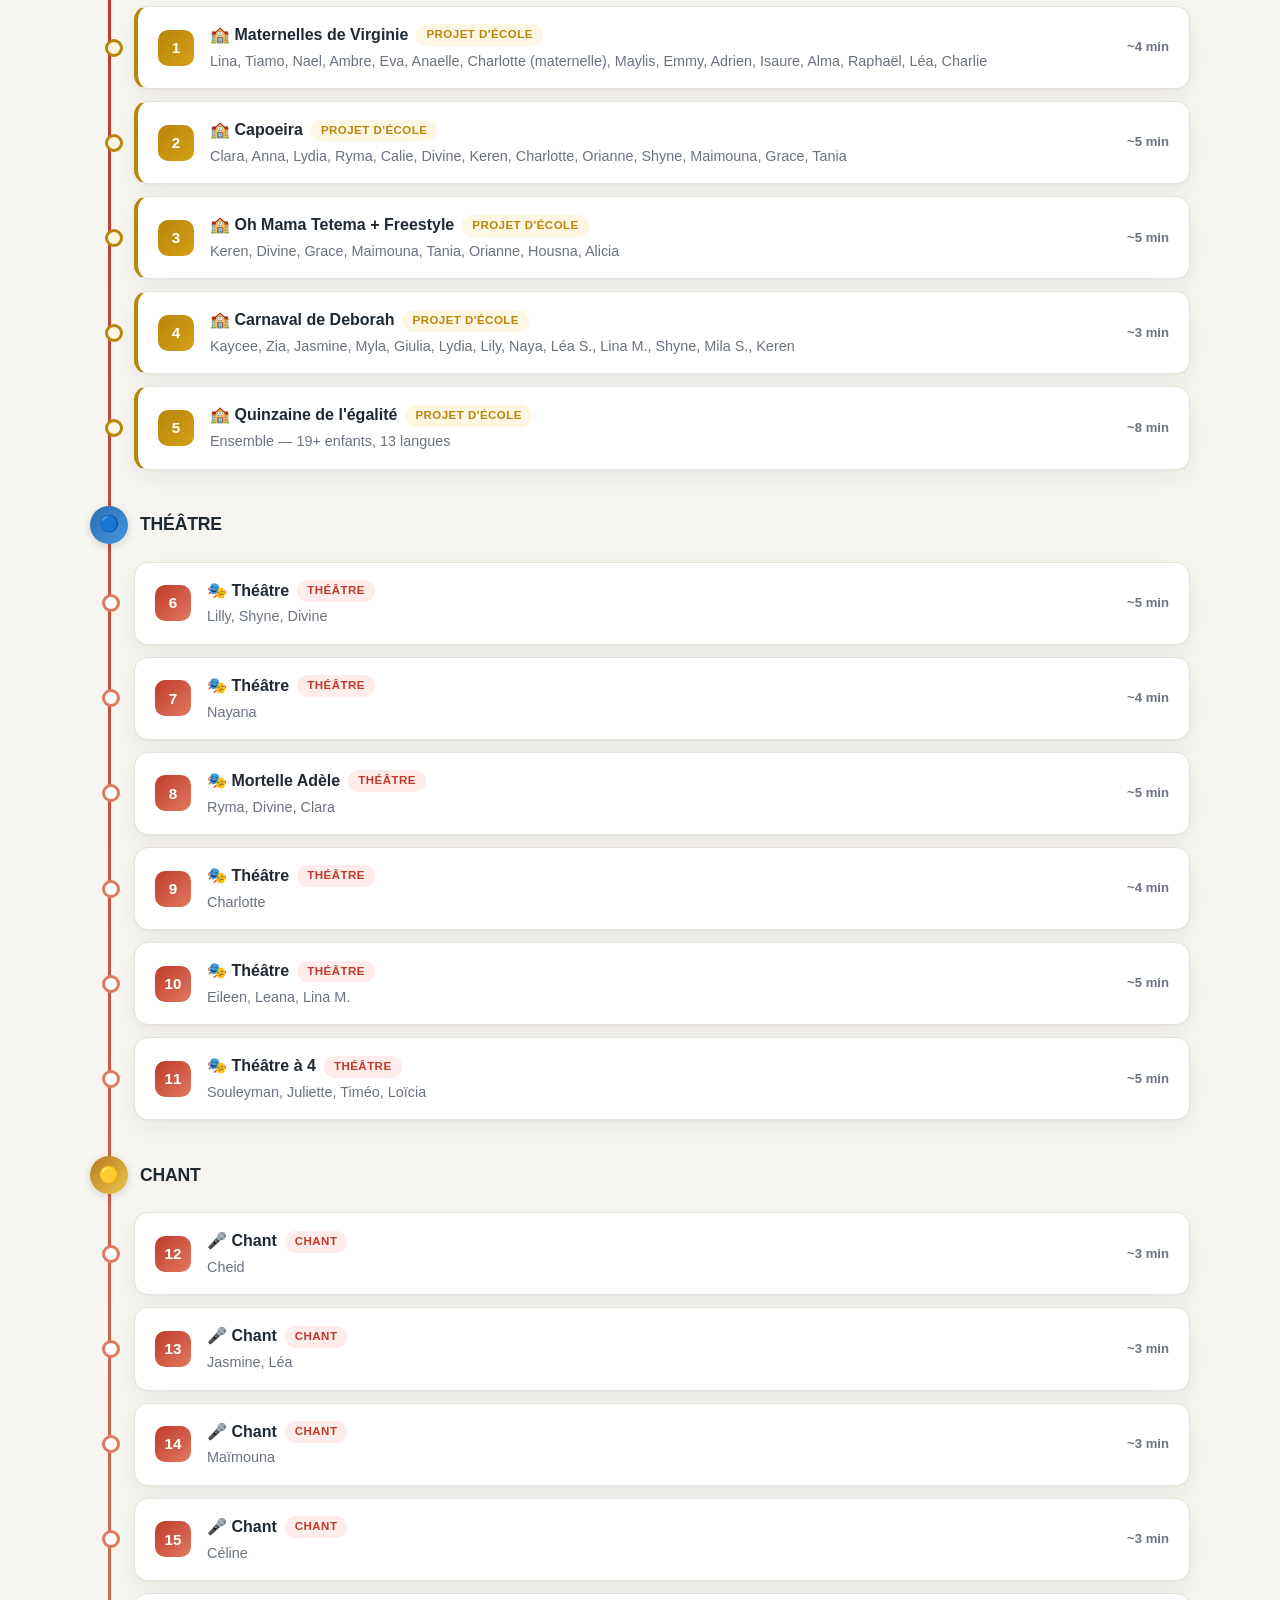
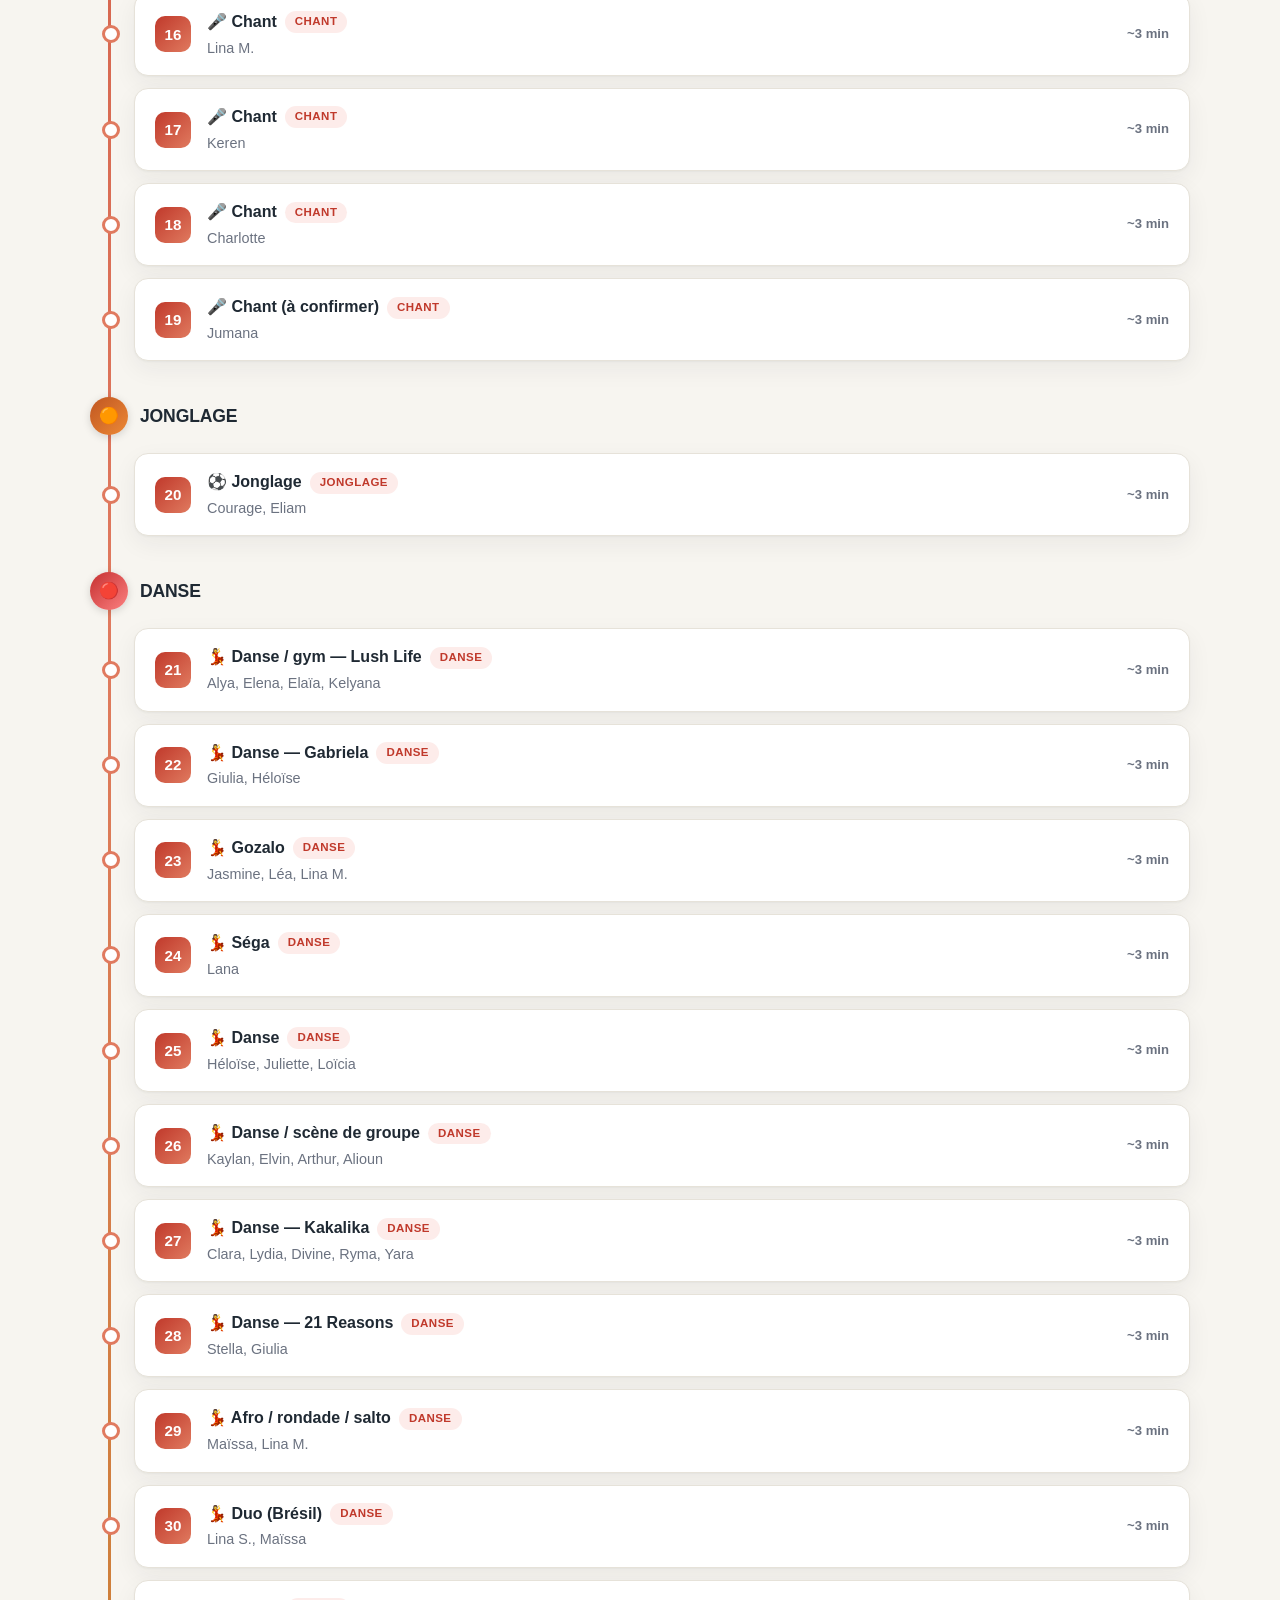
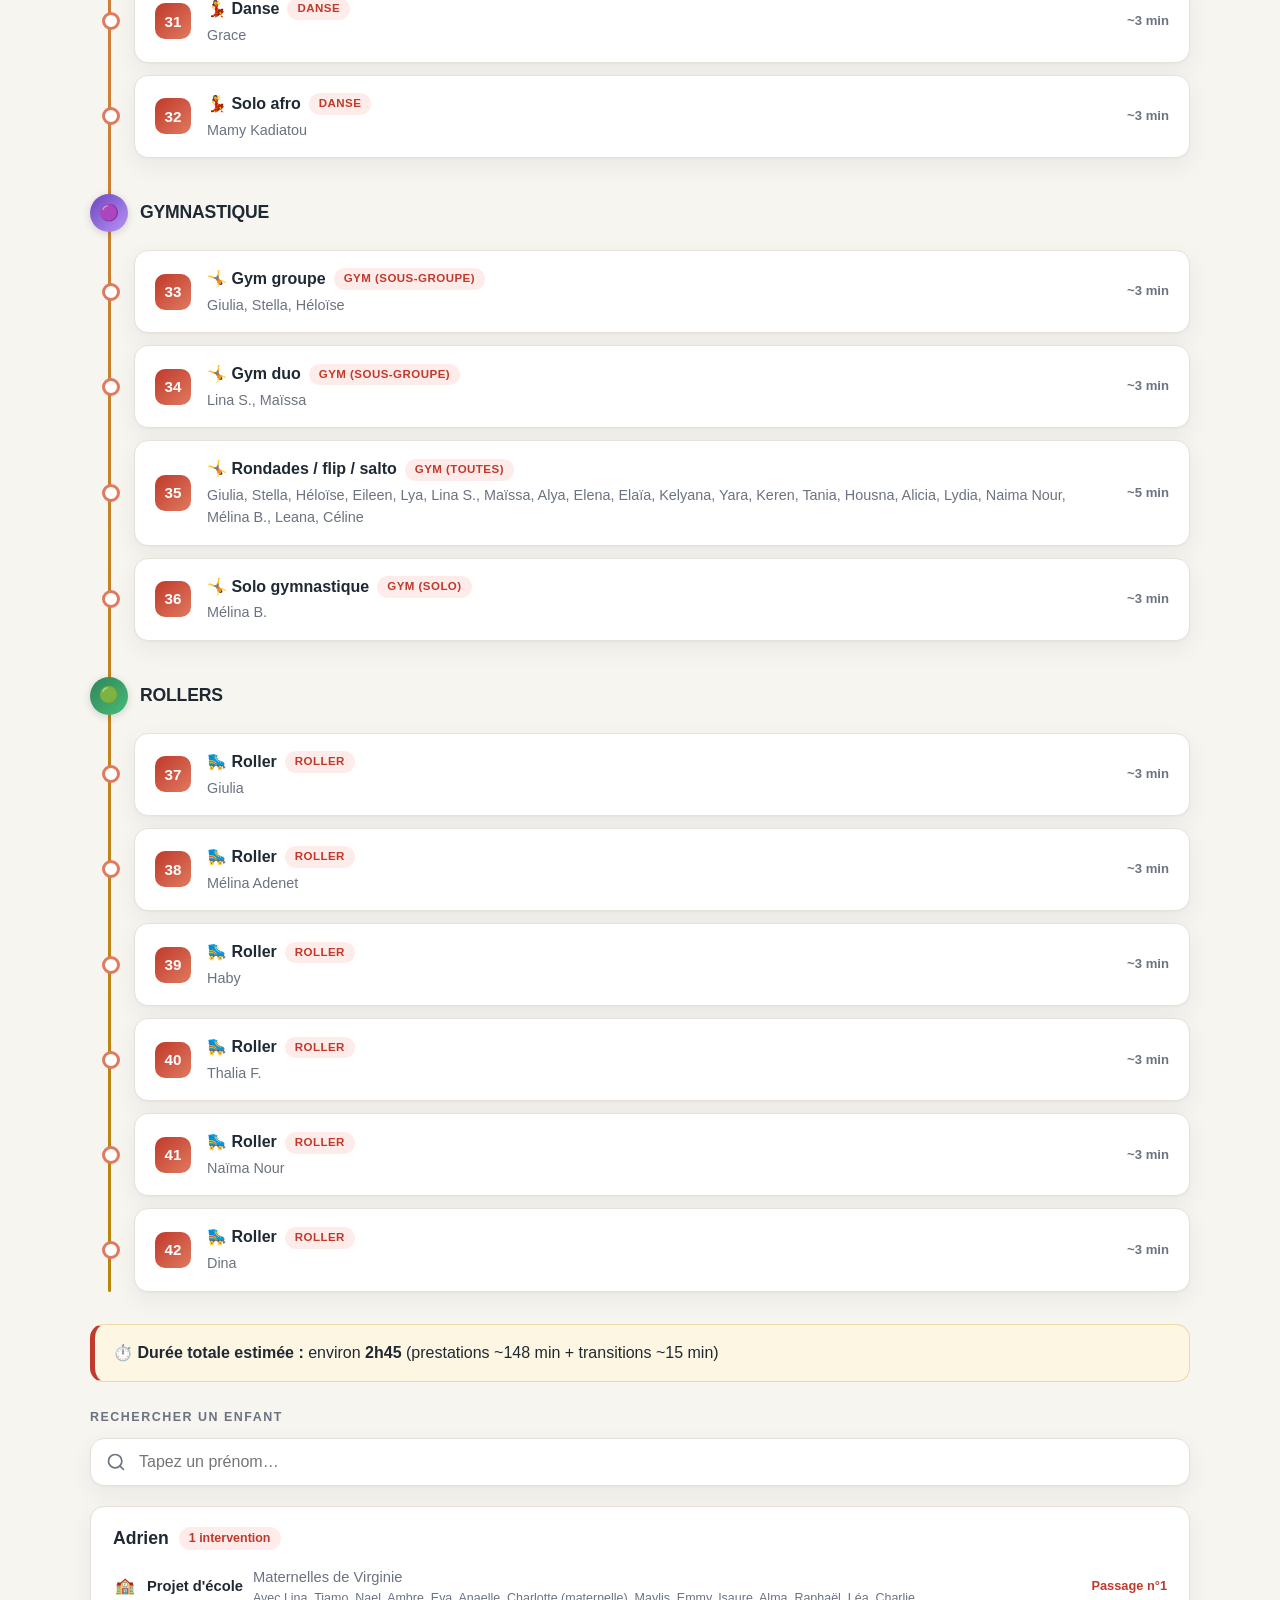
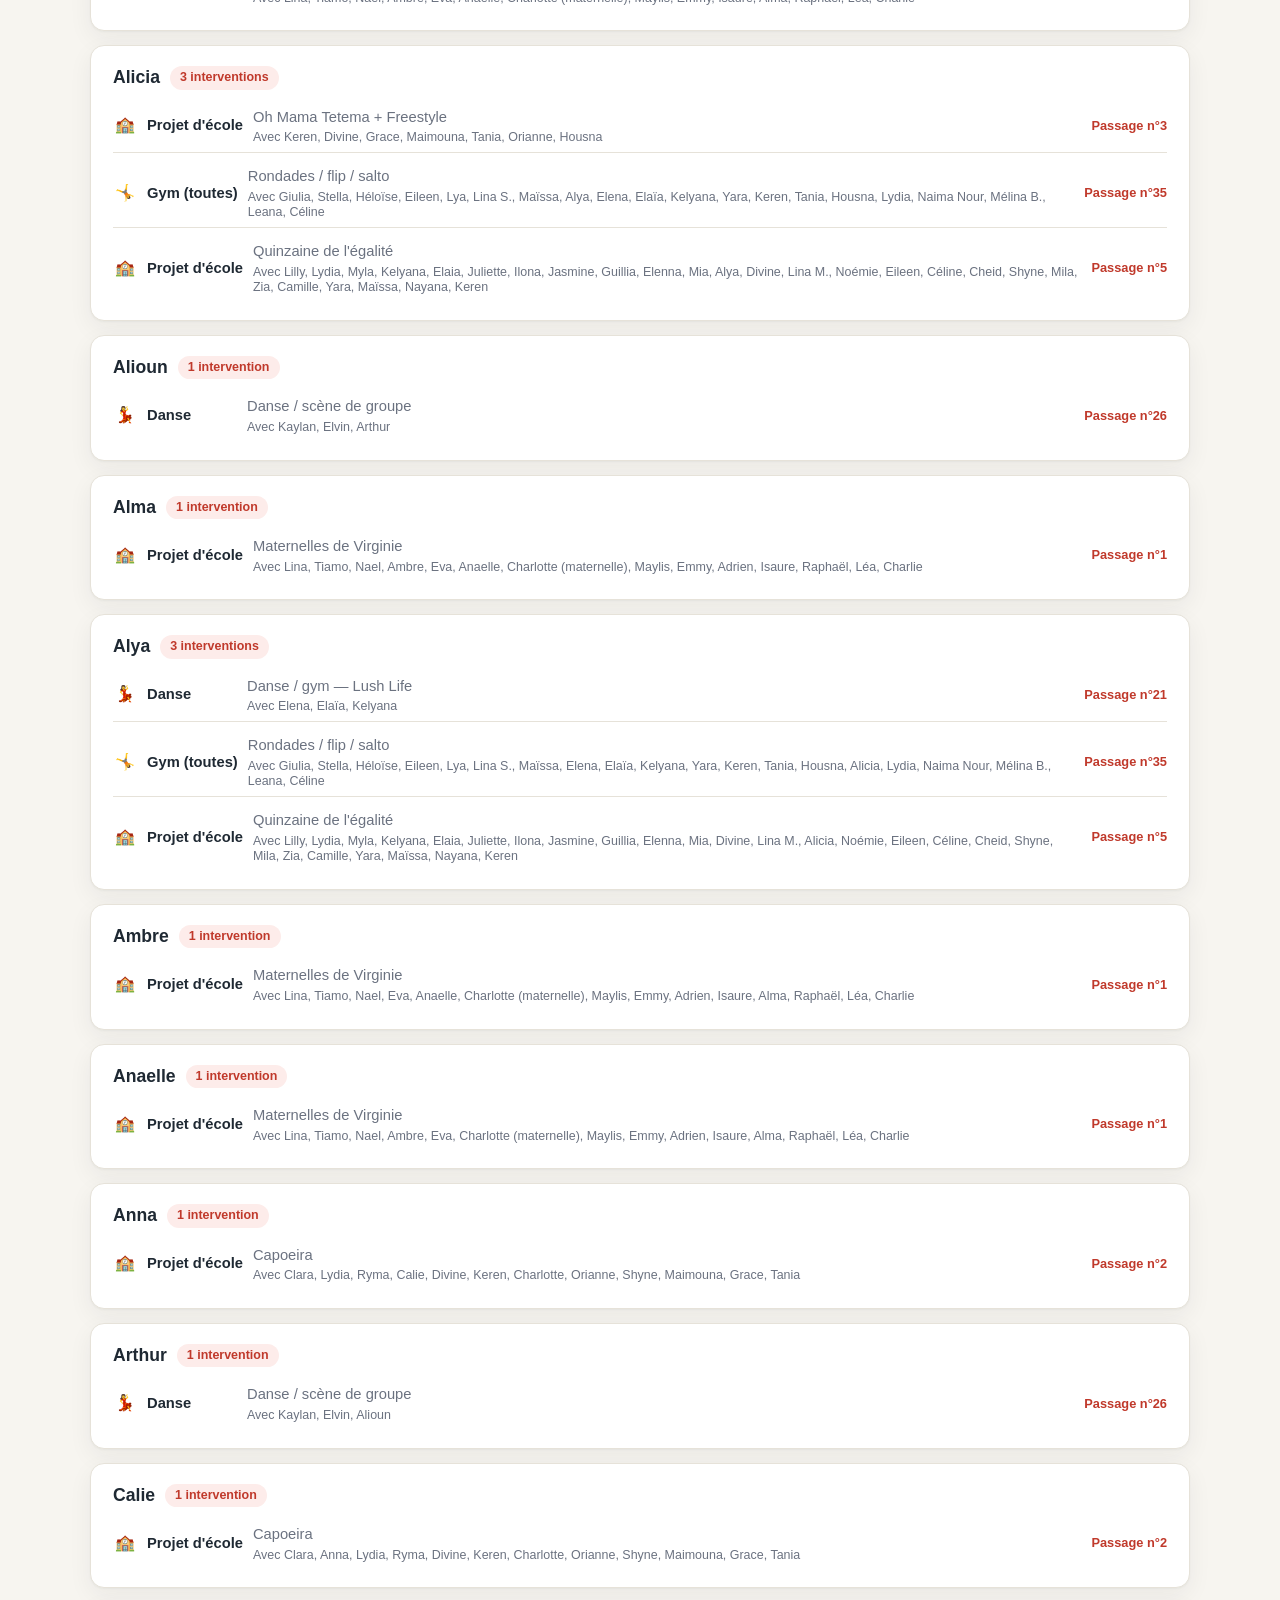
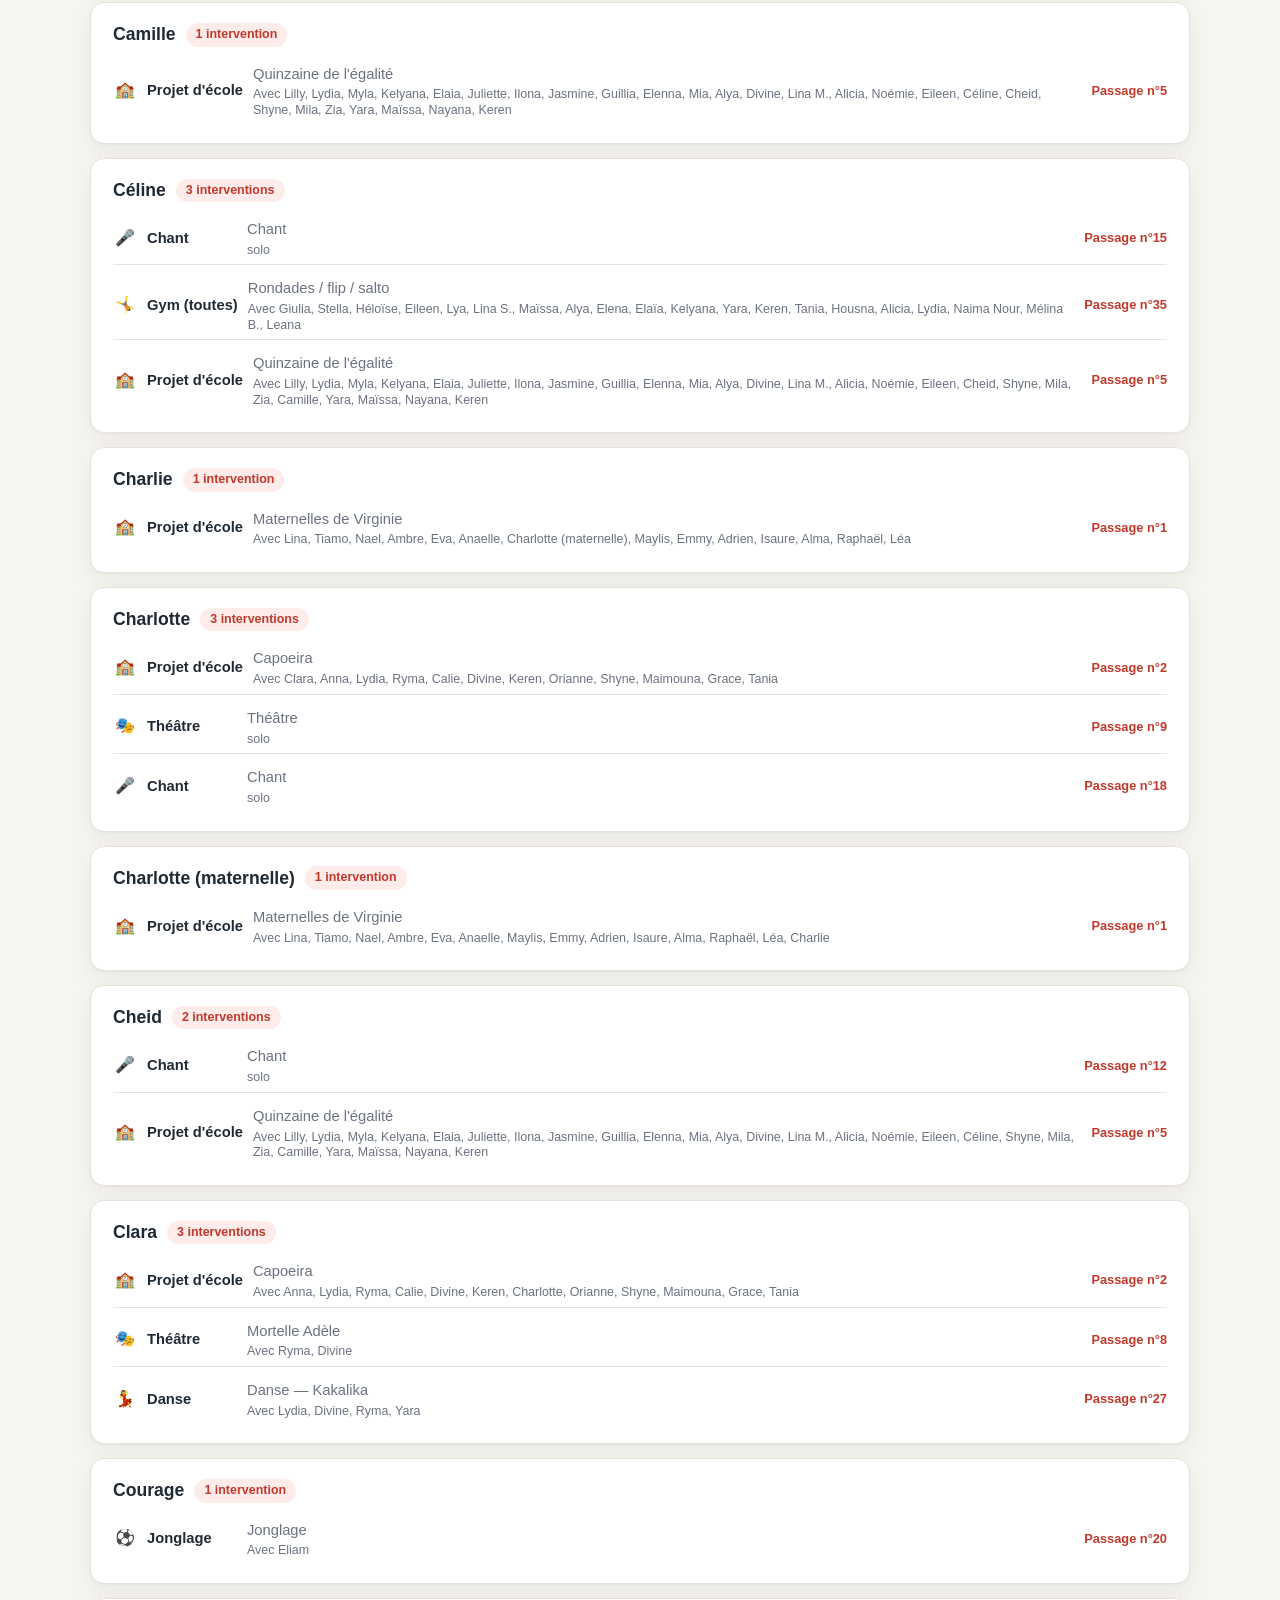
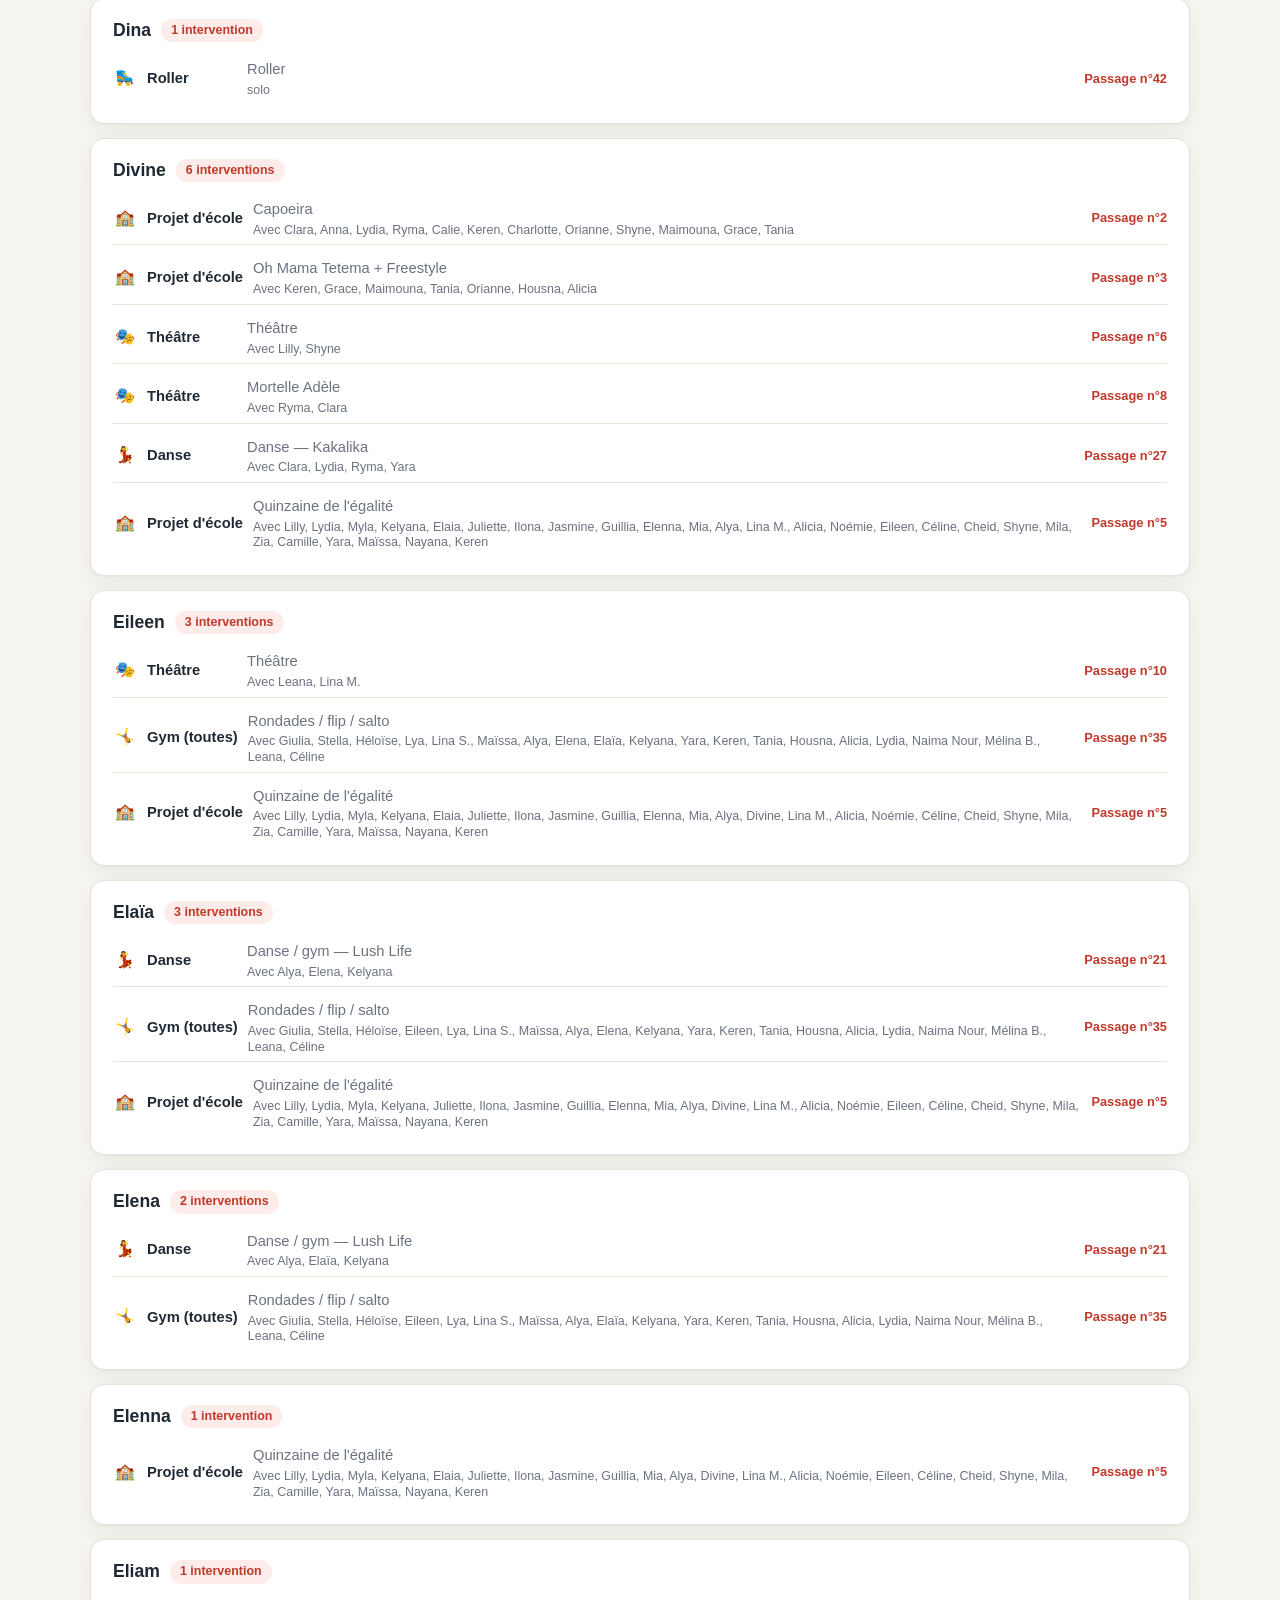
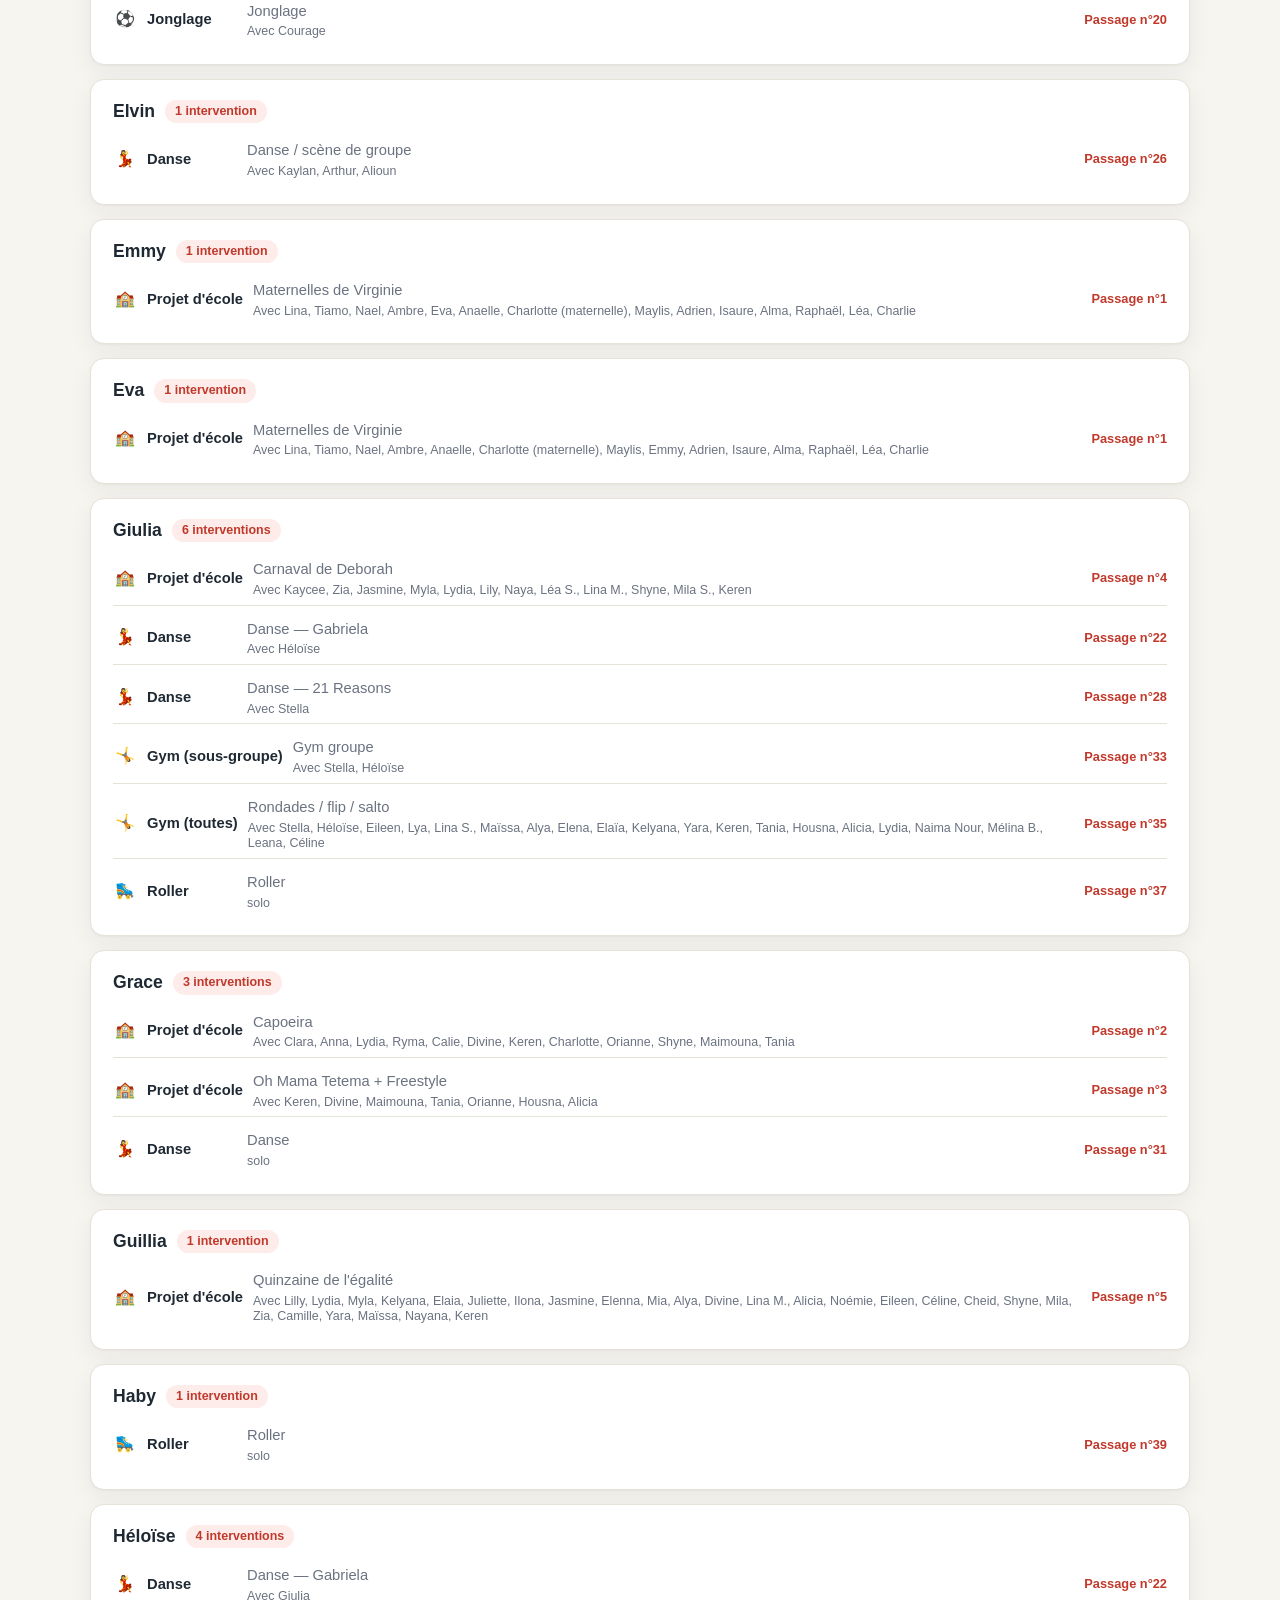
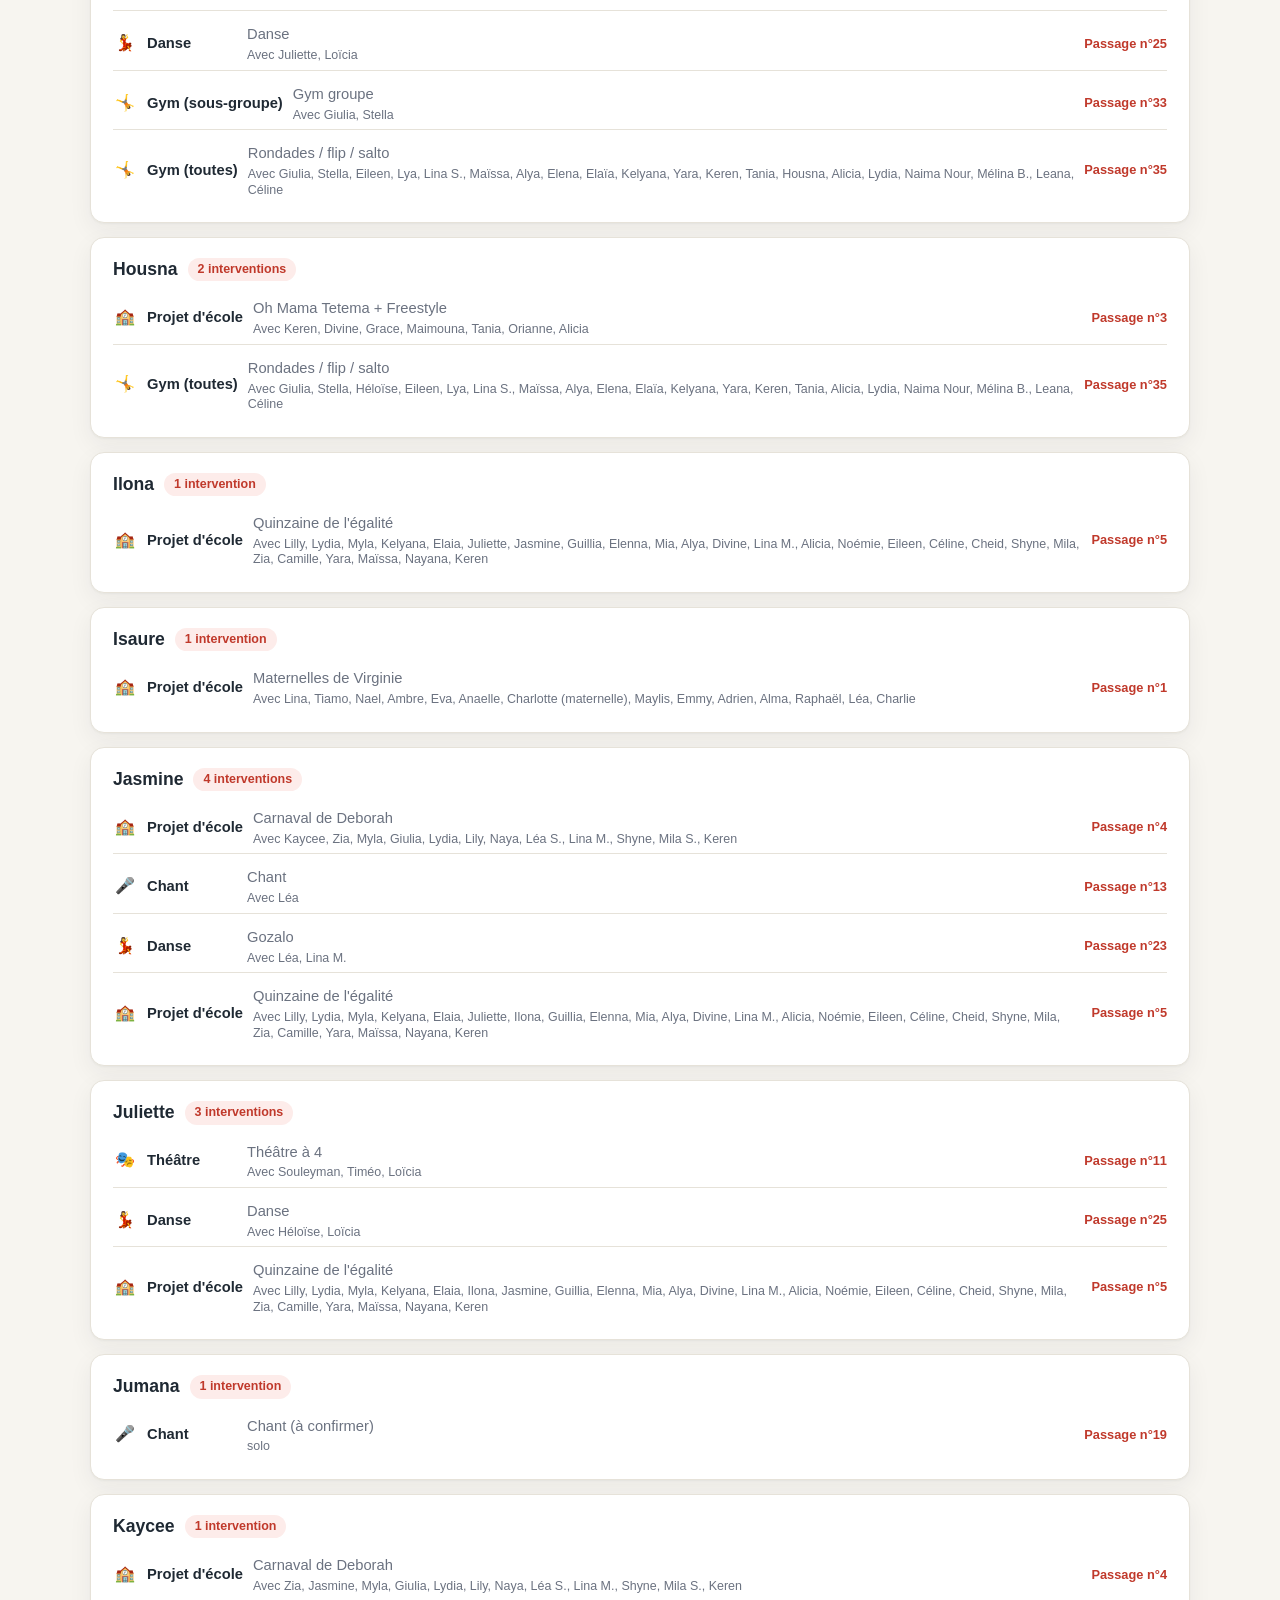
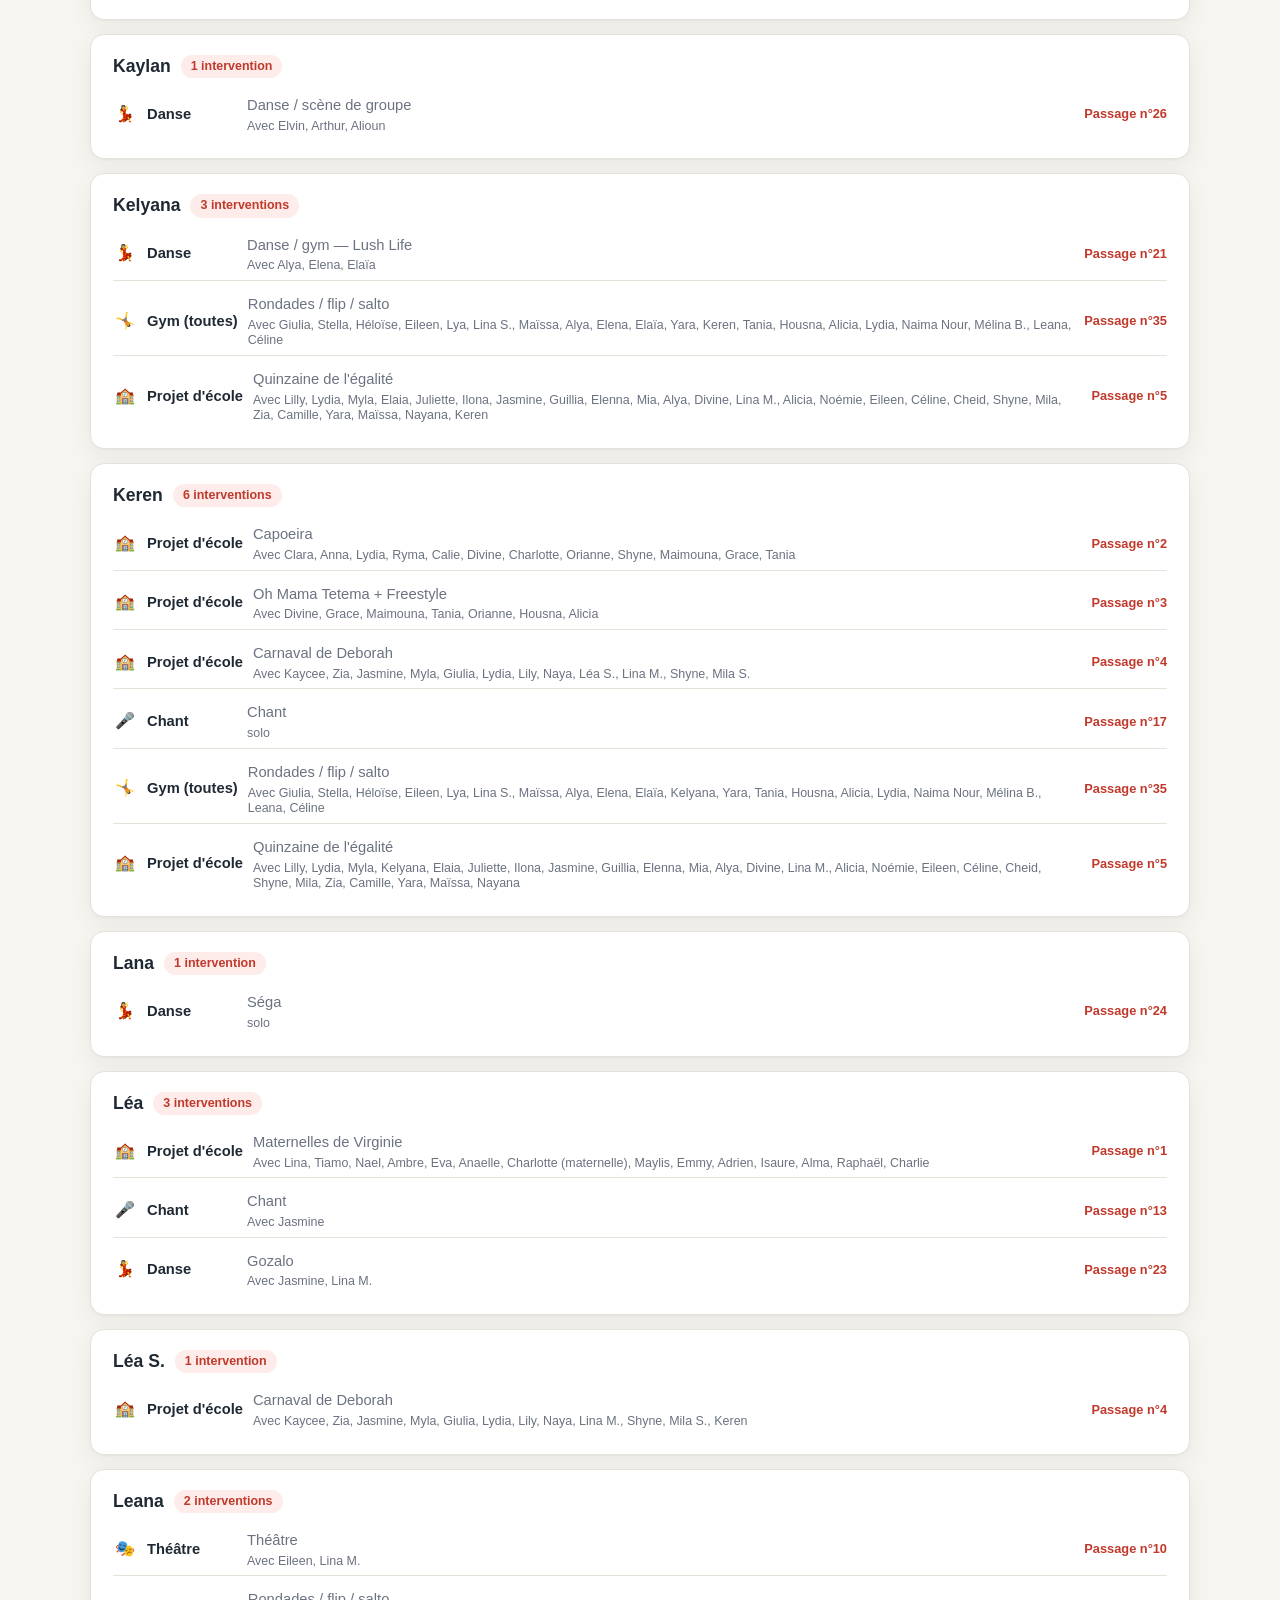
<file: orga.html>
<!DOCTYPE html>
<html lang="fr">
<head>
  <meta charset="UTF-8">
  <meta name="viewport" content="width=device-width, initial-scale=1.0">
  <title>Organisation · Scène des Talents — École Arc en Ciel</title>
  <link rel="stylesheet" href="styles.css">
  <style>
    /* ---------- Organisation-specific styles ---------- */

    /* ---------- Timeline ---------- */
    .timeline {
      position: relative;
      padding-left: 44px;
    }
    .timeline::before {
      content: '';
      position: absolute;
      left: 18px;
      top: 0;
      bottom: 0;
      width: 3px;
      background: linear-gradient(to bottom, var(--accent), var(--accent-2), var(--gold));
      border-radius: 999px;
    }

    .bloc-header {
      position: relative;
      display: flex;
      align-items: center;
      gap: 12px;
      margin: 36px 0 18px -44px;
      padding-left: 0;
    }
    .bloc-header:first-child { margin-top: 0; }

    .bloc-dot {
      width: 38px;
      height: 38px;
      border-radius: 50%;
      display: grid;
      place-items: center;
      font-size: 1rem;
      font-weight: 800;
      color: #fff;
      flex-shrink: 0;
      box-shadow: 0 2px 8px rgba(0,0,0,0.15);
      z-index: 1;
    }
    .bloc-dot.green  { background: linear-gradient(135deg, #2f855a, #48bb78); }
    .bloc-dot.blue   { background: linear-gradient(135deg, #2b6cb0, #4299e1); }
    .bloc-dot.yellow { background: linear-gradient(135deg, #b7791f, #ecc94b); }
    .bloc-dot.orange { background: linear-gradient(135deg, #c05621, #ed8936); }
    .bloc-dot.red    { background: linear-gradient(135deg, #c53030, #fc8181); }
    .bloc-dot.purple { background: linear-gradient(135deg, #6b46c1, #b794f4); }

    .bloc-label {
      font-size: 1.1rem;
      font-weight: 800;
      letter-spacing: -.01em;
    }
    .bloc-label small {
      display: block;
      font-size: .78rem;
      font-weight: 600;
      color: var(--muted);
      letter-spacing: .02em;
    }

    /* Scene card in timeline */
    .scene-card {
      position: relative;
      background: var(--card);
      border: 1px solid var(--line);
      border-radius: var(--radius);
      padding: 16px 20px;
      margin-bottom: 12px;
      box-shadow: var(--shadow);
      display: flex;
      align-items: center;
      gap: 16px;
      transition: transform .15s, box-shadow .15s;
    }
    .scene-card:hover {
      transform: translateY(-2px);
      box-shadow: 0 4px 16px rgba(31,41,51,.10);
    }

    .scene-card::before {
      content: '';
      position: absolute;
      left: -33px;
      top: 50%;
      width: 12px;
      height: 12px;
      border-radius: 50%;
      background: var(--card);
      border: 3px solid var(--accent-2);
      transform: translateY(-50%);
      z-index: 1;
    }
    .scene-card.school-card::before {
      border-color: var(--gold);
      background: var(--gold-soft);
    }
    .scene-card.school-card {
      border-left: 4px solid var(--gold);
    }

    .scene-num {
      min-width: 36px;
      height: 36px;
      border-radius: 10px;
      background: linear-gradient(135deg, var(--accent), var(--accent-2));
      color: #fff;
      font-weight: 800;
      font-size: .95rem;
      display: grid;
      place-items: center;
      flex-shrink: 0;
    }
    .scene-card.school-card .scene-num {
      background: linear-gradient(135deg, var(--gold), #d4a017);
    }

    .scene-info {
      flex: 1;
      min-width: 0;
    }
    .scene-title {
      font-weight: 700;
      font-size: 1rem;
      margin-bottom: 2px;
      display: flex;
      align-items: center;
      gap: 8px;
      flex-wrap: wrap;
    }
    .scene-cat-badge {
      display: inline-block;
      font-size: .72rem;
      font-weight: 700;
      padding: 2px 10px;
      border-radius: 999px;
      background: var(--accent-soft);
      color: var(--accent);
      text-transform: uppercase;
      letter-spacing: .04em;
      white-space: nowrap;
    }
    .scene-card.school-card .scene-cat-badge {
      background: var(--gold-soft);
      color: var(--gold);
    }
    .scene-kids {
      color: var(--muted);
      font-size: .9rem;
    }
    .scene-duration {
      color: var(--muted);
      font-size: .82rem;
      font-weight: 600;
      white-space: nowrap;
      flex-shrink: 0;
    }

    /* ---------- Lookup section ---------- */
    .search-box {
      position: relative;
      margin-bottom: 20px;
    }
    .search-box input {
      width: 100%;
      padding: 14px 18px 14px 48px;
      border: 1px solid var(--line);
      border-radius: var(--radius);
      font-size: 1rem;
      background: var(--card);
      box-shadow: var(--shadow);
      outline: none;
      transition: border-color .15s, box-shadow .15s;
    }
    .search-box input:focus {
      border-color: var(--accent);
      box-shadow: 0 0 0 3px var(--accent-soft);
    }
    .search-box svg {
      position: absolute;
      left: 16px;
      top: 50%;
      transform: translateY(-50%);
      width: 20px;
      height: 20px;
      color: var(--muted);
    }

    .child-card {
      background: var(--card);
      border: 1px solid var(--line);
      border-radius: var(--radius);
      padding: 18px 22px;
      margin-bottom: 14px;
      box-shadow: var(--shadow);
      transition: opacity .2s;
    }
    .child-card.hidden { display: none; }
    .child-name {
      font-weight: 800;
      font-size: 1.1rem;
      margin-bottom: 8px;
      display: flex;
      align-items: center;
      gap: 10px;
    }
    .child-count {
      font-size: .78rem;
      font-weight: 700;
      padding: 2px 10px;
      border-radius: 999px;
      background: var(--accent-soft);
      color: var(--accent);
      white-space: nowrap;
    }
    .child-scenes {
      display: flex;
      flex-direction: column;
      gap: 6px;
    }
    .child-scene-row {
      display: flex;
      align-items: center;
      gap: 10px;
      font-size: .92rem;
      padding: 6px 0;
      border-bottom: 1px solid var(--line);
    }
    .child-scene-row:last-child { border-bottom: none; }
    .child-scene-icon {
      font-size: 1rem;
      width: 24px;
      text-align: center;
      flex-shrink: 0;
    }
    .child-scene-cat {
      font-weight: 600;
      min-width: 90px;
    }
    .child-scene-detail {
      color: var(--muted);
    }
    .child-scene-main {
      display: flex;
      flex-direction: column;
      gap: 2px;
      flex: 1;
      min-width: 0;
    }
    .child-scene-friends {
      color: var(--muted);
      font-size: .78rem;
      line-height: 1.25;
    }
    .child-scene-passage {
      margin-left: auto;
      font-size: .8rem;
      font-weight: 700;
      color: var(--accent);
      white-space: nowrap;
    }

    .no-results {
      text-align: center;
      color: var(--muted);
      padding: 40px 20px;
      font-size: 1rem;
      display: none;
    }

    /* ---------- Pickup list ---------- */
    .pickup-list {
      list-style: none;
      margin: 0;
      padding: 0;
    }
    .pickup-item {
      --pickup-main: var(--accent);
      --pickup-alt: var(--accent-2);
      --pickup-soft: #fff;
      display: flex;
      align-items: flex-start;
      gap: 16px;
      padding: 16px 22px;
      border-bottom: 1px solid var(--line);
    }
    .pickup-item:last-child { border-bottom: none; }
    .pickup-item.school-item {
      background: var(--gold-soft);
    }
    .pickup-item.pickup-free {
      background: var(--pickup-soft);
      border-left: 5px solid var(--pickup-main);
    }
    .pickup-item.pickup-theatre {
      --pickup-main: #2b6cb0;
      --pickup-alt: #4299e1;
      --pickup-soft: #ebf4ff;
    }
    .pickup-item.pickup-chant {
      --pickup-main: #b7791f;
      --pickup-alt: #ecc94b;
      --pickup-soft: #fff8db;
    }
    .pickup-item.pickup-jonglage {
      --pickup-main: #2f855a;
      --pickup-alt: #48bb78;
      --pickup-soft: #edf7f0;
    }
    .pickup-item.pickup-danse {
      --pickup-main: #c53030;
      --pickup-alt: #fc8181;
      --pickup-soft: #fff1f1;
    }
    .pickup-item.pickup-gym {
      --pickup-main: #6b46c1;
      --pickup-alt: #b794f4;
      --pickup-soft: #f3efff;
    }
    .pickup-item.pickup-roller {
      --pickup-main: #c05621;
      --pickup-alt: #ed8936;
      --pickup-soft: #fff3e8;
    }
    .pickup-num {
      min-width: 36px;
      height: 36px;
      border-radius: 10px;
      background: linear-gradient(135deg, var(--accent), var(--accent-2));
      color: #fff;
      font-weight: 800;
      font-size: .95rem;
      display: grid;
      place-items: center;
      flex-shrink: 0;
    }
    .pickup-item.school-item .pickup-num {
      background: linear-gradient(135deg, var(--gold), #d4a017);
    }
    .pickup-item.pickup-free .pickup-num {
      background: linear-gradient(135deg, var(--pickup-main), var(--pickup-alt));
    }
    .pickup-body { flex: 1; min-width: 0; }
    .pickup-name {
      font-weight: 800;
      font-size: 1rem;
      margin-bottom: 4px;
      display: flex;
      align-items: center;
      gap: 8px;
      flex-wrap: wrap;
    }
    .pickup-badge {
      font-size: .72rem;
      font-weight: 700;
      padding: 2px 10px;
      border-radius: 999px;
      background: var(--accent-soft);
      color: var(--accent);
      text-transform: uppercase;
      letter-spacing: .04em;
      white-space: nowrap;
    }
    .pickup-item.school-item .pickup-badge {
      background: var(--gold-soft);
      color: var(--gold);
      border: 1px solid #e6c66a;
    }
    .pickup-item.pickup-free .pickup-badge {
      background: #fff;
      color: var(--pickup-main);
      border: 1px solid currentColor;
    }
    .pickup-kids {
      color: var(--muted);
      font-size: .88rem;
      line-height: 1.5;
    }
    .pickup-count {
      font-size: .82rem;
      font-weight: 700;
      color: var(--muted);
      white-space: nowrap;
      align-self: center;
      flex-shrink: 0;
    }
    .pickup-last-label {
      display: inline-block;
      font-size: .72rem;
      font-weight: 700;
      padding: 2px 10px;
      border-radius: 999px;
      background: #f1f5f9;
      color: #6b7280;
      text-transform: uppercase;
      letter-spacing: .04em;
      margin-left: 4px;
    }

    @media (max-width: 560px) {
      .timeline { padding-left: 36px; }
      .timeline::before { left: 14px; }
      .bloc-header { margin-left: -36px; }
      .scene-card::before { left: -29px; }
      .scene-card { flex-direction: column; align-items: flex-start; gap: 8px; }
      .scene-duration { align-self: flex-end; }
    }
  </style>
</head>
<body>
  <nav class="nav">
    <div class="nav-inner">
      <a class="brand" href="index.html">
        <span class="dot">🎭</span>
        <span>Scène des Talents<small>École Arc en Ciel · 19 juin</small></span>
      </a>
      <button class="nav-toggle" id="navToggle" aria-label="Menu" aria-expanded="false">
        <svg viewBox="0 0 24 24" fill="none" stroke="currentColor" stroke-width="2" stroke-linecap="round"><line x1="3" y1="6" x2="21" y2="6"/><line x1="3" y1="12" x2="21" y2="12"/><line x1="3" y1="18" x2="21" y2="18"/></svg>
      </button>
      <ul class="nav-links" id="navLinks">
        <li><a href="index.html">🏠 Accueil</a></li>
        <li><a href="enfants.html">👧 Enfants</a></li>
        <li><a href="orga.html" class="active">🗓️ Organisation</a></li>
        <li><a href="repere-enfants.html">🧭 Repère</a></li>
        <li><a href="repetition.html">🎬 Répétitions</a></li>
        <li><a href="a-faire.html">📝 À faire</a></li>
        <li><a href="nico.html">✅ Nico</a></li>
        <li><a href="stats.html">📊 Statistiques</a></li>
      </ul>
    </div>
  </nav>

  <div class="wrap">
    <header class="page-head">
      <p class="kicker">Déroulé du spectacle</p>
      <h1>Organisation</h1>
      <p class="meta">Ordre de passage proposé · Vendredi 19 juin</p>
    </header>

    <!-- Ordre de ramassage -->
    <p class="cat-title">Ordre de ramassage des enfants</p>
    <section class="section" style="padding: 0; overflow: hidden;">
      <ol class="pickup-list" id="pickupList"></ol>
    </section>

    <!-- Rule reminder -->
    <div class="rule">
      <strong>Rappel :</strong> chaque enfant peut faire <strong>2 scènes libres maximum</strong>.
      Les projets d'école (<strong>Maternelles de Virginie</strong>, <strong>Capoeira</strong>, <strong>Oh Mama Tetema</strong>, <strong>Carnaval de Deborah</strong>, <strong>Quinzaine de l'égalité</strong>)
      ne comptent pas dans cette limite.
    </div>

    <!-- Timeline -->
    <p class="cat-title">Ordre de passage</p>
    <div class="timeline" id="timeline"></div>

    <!-- Estimated duration -->
    <div class="rule" style="margin-top: 32px; border-left-color: var(--accent);">
      <strong>⏱️ Durée totale estimée :</strong> environ <strong>2h45</strong>
      (prestations ~148 min + transitions ~15 min)
    </div>

    <!-- Child lookup -->
    <p class="cat-title">Rechercher un enfant</p>
    <div class="search-box">
      <svg viewBox="0 0 24 24" fill="none" stroke="currentColor" stroke-width="2" stroke-linecap="round" stroke-linejoin="round"><circle cx="11" cy="11" r="8"/><line x1="21" y1="21" x2="16.65" y2="16.65"/></svg>
      <input type="text" id="childSearch" placeholder="Tapez un prénom…" autocomplete="off">
    </div>
    <div id="childList"></div>
    <p class="no-results" id="noResults">Aucun enfant trouvé.</p>

    <footer>Scène des Talents · École Arc en Ciel · 19 juin</footer>
  </div>

  <script src="data.js"></script>
  <script>
    // ---- Menu responsive ----
    const toggle = document.getElementById('navToggle');
    const links = document.getElementById('navLinks');
    toggle.addEventListener('click', () => {
      const open = links.classList.toggle('open');
      toggle.setAttribute('aria-expanded', open);
    });

    const esc = s => String(s).replace(/[&<>]/g, c => ({'&':'&amp;','<':'&lt;','>':'&gt;'}[c]));

    const RUNNING_ORDER = [
      {
        bloc: "PROJETS D'ÉCOLE",
        color: "green",
        emoji: "🟢",
        scenes: [
          { type: "school", num: 1, icon: "🏫", name: "Maternelles de Virginie", cat: "Projet d'école", kids: SCHOOL_PROJECTS[0].kids, duration: "~4 min" },
          { type: "school", num: 2, icon: "🏫", name: "Capoeira", cat: "Projet d'école", kids: SCHOOL_PROJECTS[1].kids, duration: "~5 min" },
          { type: "school", num: 3, icon: "🏫", name: "Oh Mama Tetema + Freestyle", cat: "Projet d'école", kids: SCHOOL_PROJECTS[2].kids, duration: "~5 min" },
          { type: "school", num: 4, icon: "🏫", name: "Carnaval de Deborah", cat: "Projet d'école", kids: SCHOOL_PROJECTS[3].kids, duration: "~3 min" },
          { type: "school", num: 5, icon: "🏫", name: "Quinzaine de l'égalité", cat: "Projet d'école", kids: ["Ensemble — 19+ enfants, 13 langues"], duration: "~8 min" }
        ]
      },
      {
        bloc: "THÉÂTRE",
        color: "blue",
        emoji: "🔵",
        scenes: [
          { num: 6, icon: "🎭", name: "Théâtre", cat: "Théâtre", kids: ["Lilly","Shyne","Divine"], duration: "~5 min" },
          { num: 7, icon: "🎭", name: "Théâtre", cat: "Théâtre", kids: ["Nayana"], duration: "~4 min" },
          { num: 8, icon: "🎭", name: "Mortelle Adèle", cat: "Théâtre", kids: ["Ryma","Divine","Clara"], duration: "~5 min" },
          { num: 9, icon: "🎭", name: "Théâtre", cat: "Théâtre", kids: ["Charlotte"], duration: "~4 min" },
          { num: 10, icon: "🎭", name: "Théâtre", cat: "Théâtre", kids: ["Eileen","Leana","Lina M."], duration: "~5 min" },
          { num: 11, icon: "🎭", name: "Théâtre à 4", cat: "Théâtre", kids: ["Souleyman","Juliette","Timéo","Loïcia"], duration: "~5 min" }
        ]
      },
      {
        bloc: "CHANT",
        color: "yellow",
        emoji: "🟡",
        scenes: [
          { num: 12, icon: "🎤", name: "Chant", cat: "Chant", kids: ["Cheid"], duration: "~3 min" },
          { num: 13, icon: "🎤", name: "Chant", cat: "Chant", kids: ["Jasmine","Léa"], duration: "~3 min" },
          { num: 14, icon: "🎤", name: "Chant", cat: "Chant", kids: ["Maïmouna"], duration: "~3 min" },
          { num: 15, icon: "🎤", name: "Chant", cat: "Chant", kids: ["Céline"], duration: "~3 min" },
          { num: 16, icon: "🎤", name: "Chant", cat: "Chant", kids: ["Lina M."], duration: "~3 min" },
          { num: 17, icon: "🎤", name: "Chant", cat: "Chant", kids: ["Keren"], duration: "~3 min" },
          { num: 18, icon: "🎤", name: "Chant", cat: "Chant", kids: ["Charlotte"], duration: "~3 min" },
          { num: 19, icon: "🎤", name: "Chant (à confirmer)", cat: "Chant", kids: ["Jumana"], duration: "~3 min" }
        ]
      },
      {
        bloc: "JONGLAGE",
        color: "orange",
        emoji: "🟠",
        scenes: [
          { num: 20, icon: "⚽", name: "Jonglage", cat: "Jonglage", kids: ["Courage","Eliam"], duration: "~3 min" }
        ]
      },
      {
        bloc: "DANSE",
        color: "red",
        emoji: "🔴",
        scenes: [
          { num: 21, icon: "💃", name: "Danse / gym — Lush Life", cat: "Danse", kids: ["Alya","Elena","Elaïa","Kelyana"], duration: "~3 min" },
          { num: 22, icon: "💃", name: "Danse — Gabriela", cat: "Danse", kids: ["Giulia","Héloïse"], duration: "~3 min" },
          { num: 23, icon: "💃", name: "Gozalo", cat: "Danse", kids: ["Jasmine","Léa","Lina M."], duration: "~3 min" },
          { num: 24, icon: "💃", name: "Séga", cat: "Danse", kids: ["Lana"], duration: "~3 min" },
          { num: 25, icon: "💃", name: "Danse", cat: "Danse", kids: ["Héloïse","Juliette","Loïcia"], duration: "~3 min" },
          { num: 26, icon: "💃", name: "Danse / scène de groupe", cat: "Danse", kids: ["Kaylan","Elvin","Arthur","Alioun"], duration: "~3 min" },
          { num: 27, icon: "💃", name: "Danse — Kakalika", cat: "Danse", kids: ["Clara","Lydia","Divine","Ryma","Yara"], duration: "~3 min" },
          { num: 28, icon: "💃", name: "Danse — 21 Reasons", cat: "Danse", kids: ["Stella","Giulia"], duration: "~3 min" },
          { num: 29, icon: "💃", name: "Afro / rondade / salto", cat: "Danse", kids: ["Maïssa","Lina M."], duration: "~3 min" },
          { num: 30, icon: "💃", name: "Duo (Brésil)", cat: "Danse", kids: ["Lina S.","Maïssa"], duration: "~3 min" },
          { num: 31, icon: "💃", name: "Danse", cat: "Danse", kids: ["Grace"], duration: "~3 min" },
          { num: 32, icon: "💃", name: "Solo afro", cat: "Danse", kids: ["Mamy Kadiatou"], duration: "~3 min" }
        ]
      },
      {
        bloc: "GYMNASTIQUE",
        color: "purple",
        emoji: "🟣",
        scenes: [
          { num: 33, icon: "🤸", name: "Gym groupe", cat: "Gym (sous-groupe)", kids: ["Giulia","Stella","Héloïse"], duration: "~3 min" },
          { num: 34, icon: "🤸", name: "Gym duo", cat: "Gym (sous-groupe)", kids: ["Lina S.","Maïssa"], duration: "~3 min" },
          { num: 35, icon: "🤸", name: "Rondades / flip / salto", cat: "Gym (toutes)", kids: ["Giulia","Stella","Héloïse","Eileen","Lya","Lina S.","Maïssa","Alya","Elena","Elaïa","Kelyana","Yara","Keren","Tania","Housna","Alicia","Lydia","Naima Nour","Mélina B.","Leana","Céline"], duration: "~5 min" },
          { num: 36, icon: "🤸", name: "Solo gymnastique", cat: "Gym (solo)", kids: ["Mélina B."], duration: "~3 min" }
        ]
      },
      {
        bloc: "ROLLERS",
        color: "green",
        emoji: "🟢",
        scenes: [
          { num: 37, icon: "🛼", name: "Roller", cat: "Roller", kids: ["Giulia"], duration: "~3 min" },
          { num: 38, icon: "🛼", name: "Roller", cat: "Roller", kids: ["Mélina Adenet"], duration: "~3 min" },
          { num: 39, icon: "🛼", name: "Roller", cat: "Roller", kids: ["Haby"], duration: "~3 min" },
          { num: 40, icon: "🛼", name: "Roller", cat: "Roller", kids: ["Thalia F."], duration: "~3 min" },
          { num: 41, icon: "🛼", name: "Roller", cat: "Roller", kids: ["Naïma Nour"], duration: "~3 min" },
          { num: 42, icon: "🛼", name: "Roller", cat: "Roller", kids: ["Dina"], duration: "~3 min" }
        ]
      }
    ];

    // ---- Ordre de ramassage ----
    const PICKUP_ORDER = [
      // Projets d'école (dans l'ordre demandé)
      { num: 1, label: "Maternelles de Virginie", badge: "Projet d'école", school: true,
        kids: SCHOOL_PROJECTS.find(p => p.name === "Maternelles de Virginie").kids },
      { num: 2, label: "Capoeira", badge: "Projet d'école", school: true,
        kids: SCHOOL_PROJECTS.find(p => p.name === "Capoeira").kids },
      { num: 3, label: "Oh Mama Tetema + Freestyle", badge: "Projet d'école", school: true,
        kids: SCHOOL_PROJECTS.find(p => p.name === "Oh Mama Tetema + Freestyle").kids },
      { num: 4, label: "Carnaval de Deborah", badge: "Projet d'école", school: true,
        kids: SCHOOL_PROJECTS.find(p => p.name === "Carnaval de Deborah").kids },
      { num: 5, label: "Quinzaine de l'égalité", badge: "Projet d'école", school: true,
        kids: (() => { const q = SCHOOL_PROJECTS.find(p => p.languages); const s = new Set(); q.languages.forEach(l => l.kids.forEach(k => s.add(k))); return [...s]; })() },
      // Scènes libres
      { num: 6, label: "Théâtre", badge: "Scènes libres", school: false,
        kids: [...new Set(FREE_CATEGORIES.find(c => c.name==="Théâtre").scenes.flatMap(s => s.who))] },
      { num: 7, label: "Chant", badge: "Scènes libres", school: false,
        kids: [...new Set(FREE_CATEGORIES.find(c => c.name==="Chant").scenes.flatMap(s => s.who))] },
      { num: 8, label: "Jonglage ballon de foot", badge: "Scènes libres", school: false,
        kids: [...new Set(FREE_CATEGORIES.find(c => c.name==="Jonglage ballon de foot").scenes.flatMap(s => s.who))] },
      { num: 9, label: "Danse", badge: "Scènes libres", school: false,
        kids: [...new Set(FREE_CATEGORIES.find(c => c.name==="Danse").scenes.flatMap(s => s.who))] },
      // Derniers blocs
      { num: 10, label: "Gymnastique", badge: "En dernier", school: false, last: true,
        kids: [...new Set(FREE_CATEGORIES.find(c => c.name==="Gymnastique").scenes.flatMap(s => s.who))] },
      { num: 11, label: "Roller", badge: "En dernier", school: false, last: true,
        kids: [...new Set(FREE_CATEGORIES.find(c => c.name==="Roller").scenes.flatMap(s => s.who))] },
    ];

    const pickupColorClass = label => ({
      "Théâtre": "pickup-theatre",
      "Chant": "pickup-chant",
      "Jonglage ballon de foot": "pickup-jonglage",
      "Danse": "pickup-danse",
      "Gymnastique": "pickup-gym",
      "Roller": "pickup-roller"
    }[label] || '');

    document.getElementById('pickupList').innerHTML = PICKUP_ORDER.map(g => {
      const icon = g.school ? "🏫" : (g.label==="Danse" ? "💃" : g.label==="Gymnastique" ? "🤸" : g.label==="Théâtre" ? "🎭" : g.label==="Chant" ? "🎤" : g.label==="Roller" ? "🛼" : "⚽");
      const kidsDisplay = g.kids.map(esc).join(' · ');
      const cls = g.school ? 'school-item' : `pickup-free ${pickupColorClass(g.label)}${g.last ? ' last-item' : ''}`;
      const badgeHtml = g.last
        ? `<span class="pickup-badge" style="background:#f1f5f9;color:#6b7280;border:1px solid #e2e8f0">⏩ En dernier</span>`
        : `<span class="pickup-badge">${esc(g.badge)}</span>`;
      return `<li class="pickup-item ${cls}">
        <div class="pickup-num">${g.num}</div>
        <div class="pickup-body">
          <div class="pickup-name">${icon} ${esc(g.label)} ${badgeHtml}</div>
          <div class="pickup-kids">${kidsDisplay}</div>
        </div>
        <div class="pickup-count">${g.kids.length} enfant${g.kids.length > 1 ? 's' : ''}</div>
      </li>`;
    }).join('');

    // ---- Build timeline ----
    const timelineEl = document.getElementById('timeline');
    let timelineHtml = '';

    RUNNING_ORDER.forEach(bloc => {
      timelineHtml += `
        <div class="bloc-header">
          <div class="bloc-dot ${bloc.color}">${bloc.emoji}</div>
          <div class="bloc-label">
            ${esc(bloc.bloc)}
            ${bloc.sub ? `<small>${esc(bloc.sub)}</small>` : ''}
          </div>
        </div>`;

      bloc.scenes.forEach(s => {
        const isSchool = s.type === 'school';
        const kidsStr = s.kids.map(esc).join(', ');
        timelineHtml += `
          <div class="scene-card ${isSchool ? 'school-card' : ''}">
            <div class="scene-num">${s.num}</div>
            <div class="scene-info">
              <div class="scene-title">
                ${s.icon} ${esc(s.name)}
                <span class="scene-cat-badge">${esc(s.cat)}</span>
              </div>
              <div class="scene-kids">${kidsStr}</div>
            </div>
            <div class="scene-duration">${esc(s.duration)}</div>
          </div>`;
      });
    });

    timelineEl.innerHTML = timelineHtml;

    // ---- Child lookup: build data ----
    // Collect all scenes per child from running order
    const childMap = new Map(); // normKey -> { display, scenes: [{ icon, cat, name, num, kids }] }

    function normSearch(name) {
      return name.toLowerCase().normalize("NFD").replace(/[\u0300-\u036f]/g, "").replace(/\./g, "").trim();
    }

    RUNNING_ORDER.forEach(bloc => {
      bloc.scenes.forEach(s => {
        // Skip the "Ensemble" placeholder
        if (s.type === 'school' && s.kids.length === 1 && s.kids[0].startsWith('Ensemble')) return;
        s.kids.forEach(kid => {
          const key = normSearch(kid);
          if (!childMap.has(key)) childMap.set(key, { display: kid, scenes: [] });
          childMap.get(key).scenes.push({
            icon: s.icon,
            cat: s.cat,
            name: s.name,
            num: s.num,
            kids: s.kids,
            isSchool: s.type === 'school'
          });
        });
      });
    });

    // Also add school projects (Quinzaine) participants from data
    const quinzaine = SCHOOL_PROJECTS.find(p => p.languages);
    if (quinzaine) {
      const quinzaineKidsSet = new Set();
      quinzaine.languages.forEach(l => l.kids.forEach(k => quinzaineKidsSet.add(k)));
      quinzaineKidsSet.forEach(kid => {
        const key = normSearch(kid);
        if (!childMap.has(key)) childMap.set(key, { display: kid, scenes: [] });
        // Avoid duplicates
        const existing = childMap.get(key);
        if (!existing.scenes.find(s => s.name === "Quinzaine de l'égalité")) {
          existing.scenes.push({
            icon: "🏫",
            cat: "Projet d'école",
            name: "Quinzaine de l'égalité",
            num: 5,
            kids: [...quinzaineKidsSet],
            isSchool: true
          });
        }
      });
    }

    // Sort alphabetically
    const sortedChildren = [...childMap.entries()].sort((a, b) =>
      a[1].display.localeCompare(b[1].display, 'fr', { sensitivity: 'base' }));

    // Render child cards
    const childListEl = document.getElementById('childList');
    const noResultsEl = document.getElementById('noResults');

    function renderChildren(filter = '') {
      const norm = normSearch(filter);
      let shown = 0;
      let html = '';

      sortedChildren.forEach(([key, data]) => {
        const match = !norm || key.includes(norm) || data.display.toLowerCase().includes(filter.toLowerCase());
        if (!match) return;
        shown++;

        const interventionCount = data.scenes.length;
        const countText = `${interventionCount} intervention${interventionCount > 1 ? 's' : ''}`;

        html += `<div class="child-card">
          <div class="child-name">
            ${esc(data.display)}
            <span class="child-count">${countText}</span>
          </div>
          <div class="child-scenes">
            ${data.scenes.map(s => {
              const friends = (s.kids || [])
                .filter(kid => normSearch(kid) !== key)
                .map(esc);
              const friendsText = friends.length ? `Avec ${friends.join(', ')}` : 'solo';
              return `
                <div class="child-scene-row">
                  <span class="child-scene-icon">${s.icon}</span>
                  <span class="child-scene-cat">${esc(s.cat)}</span>
                  <span class="child-scene-main">
                    <span class="child-scene-detail">${esc(s.name)}</span>
                    <span class="child-scene-friends">${friendsText}</span>
                  </span>
                  <span class="child-scene-passage">Passage n°${s.num}</span>
                </div>
              `;
            }).join('')}
          </div>
        </div>`;
      });

      childListEl.innerHTML = html;
      noResultsEl.style.display = shown === 0 ? 'block' : 'none';
    }

    renderChildren();

    // Search input
    document.getElementById('childSearch').addEventListener('input', e => {
      renderChildren(e.target.value);
    });
  </script>
</body>
</html>
</file>
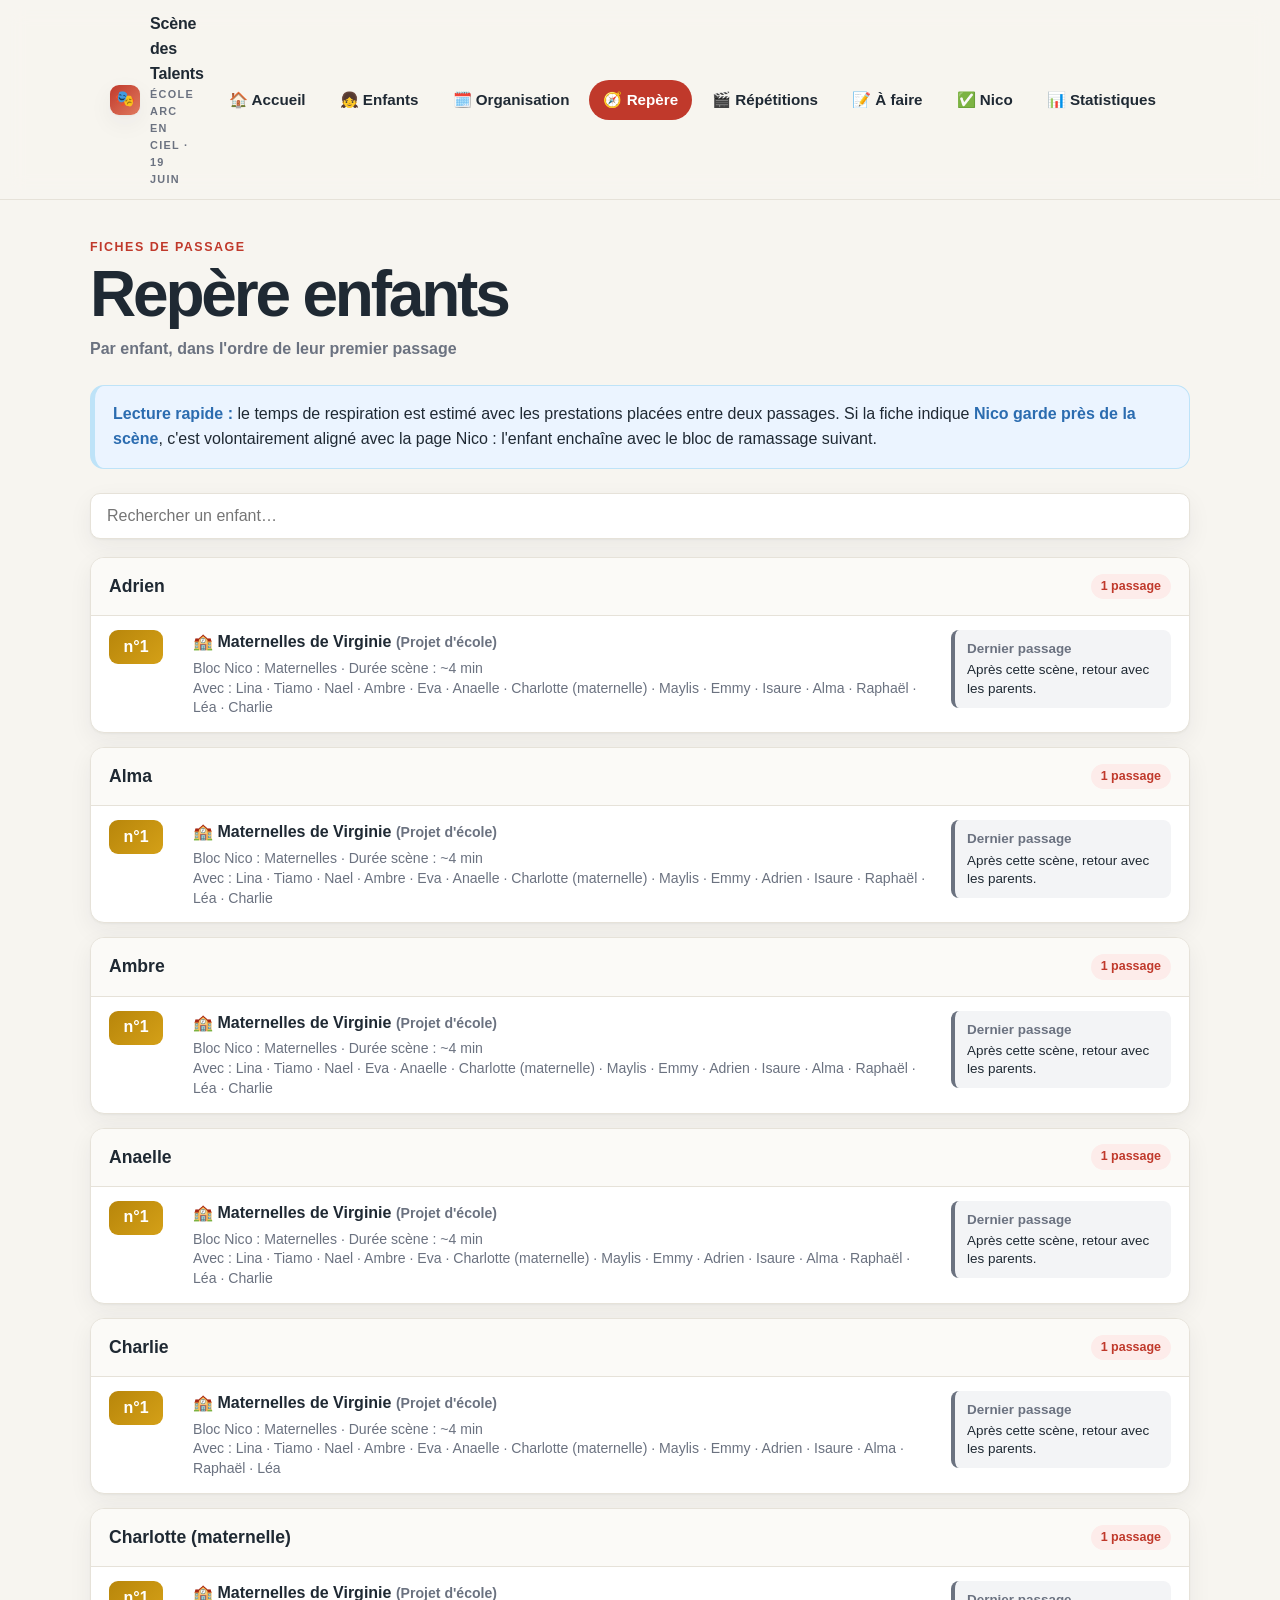
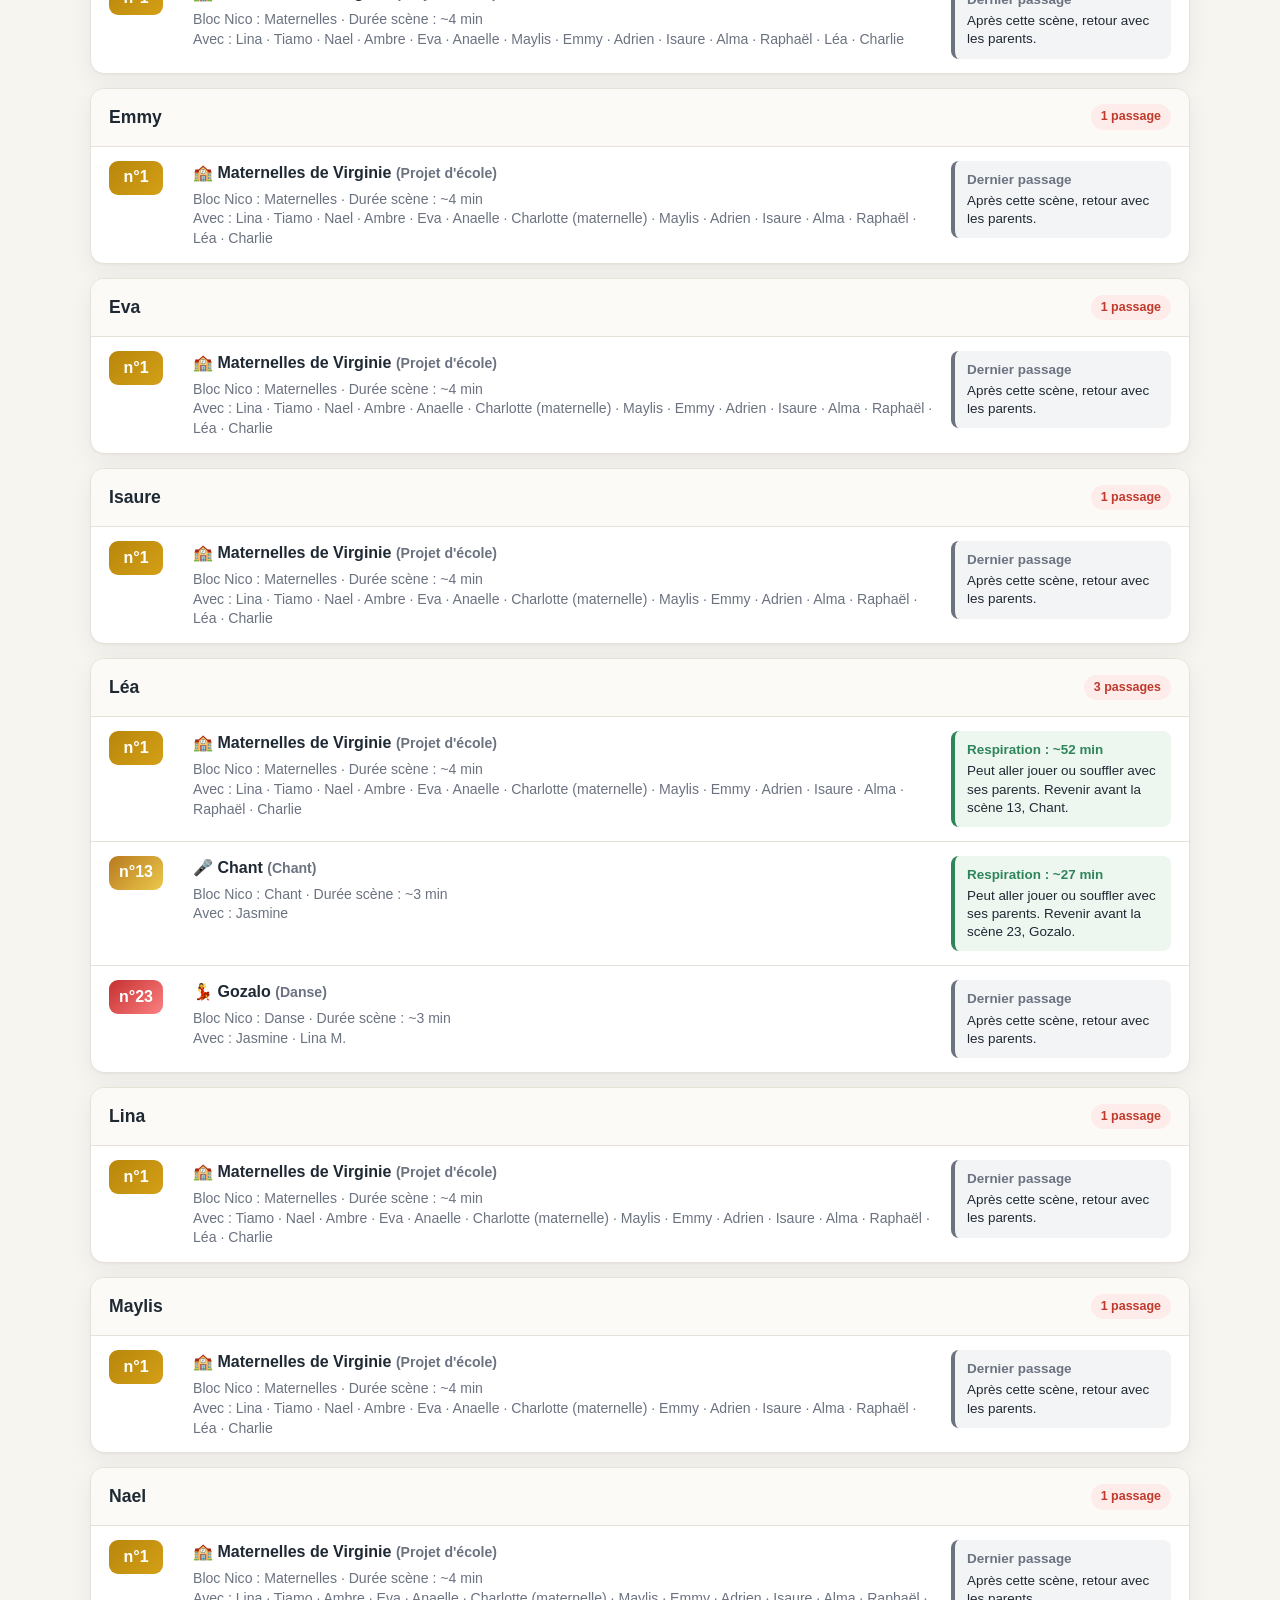
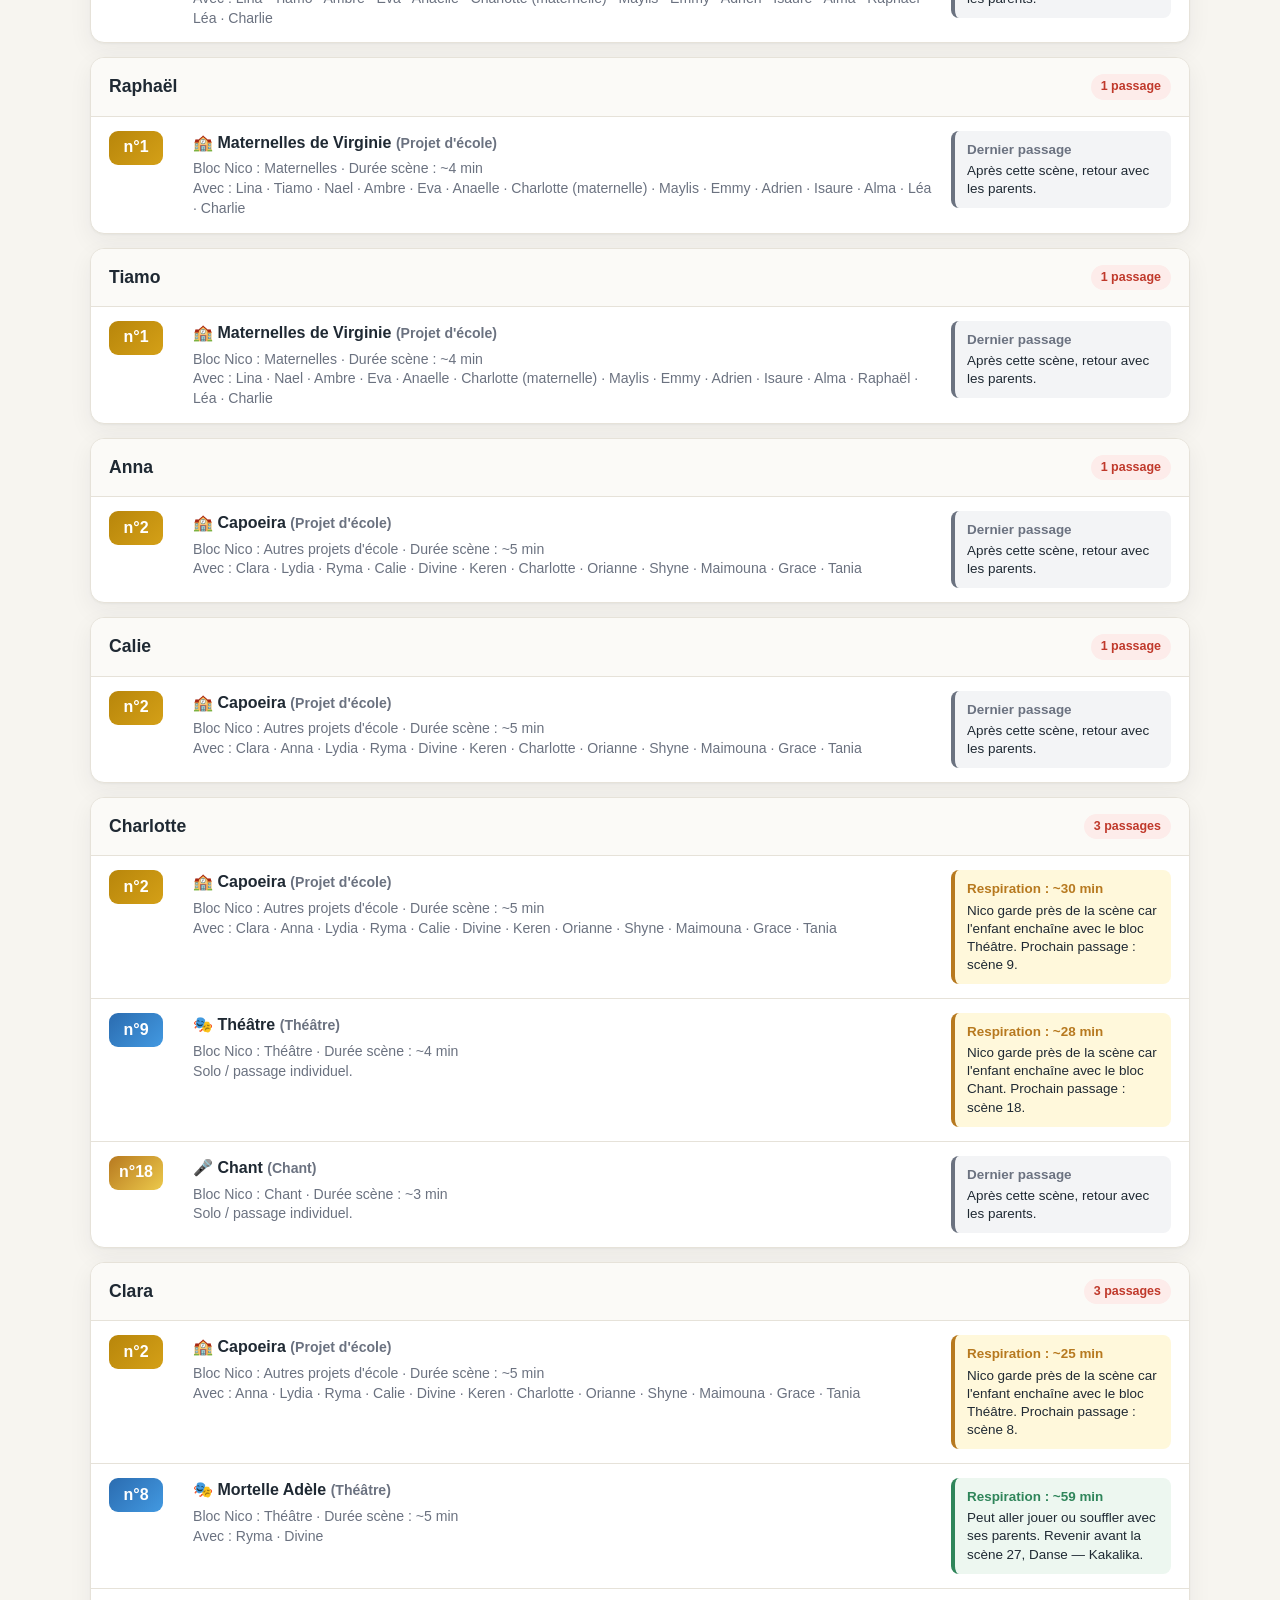
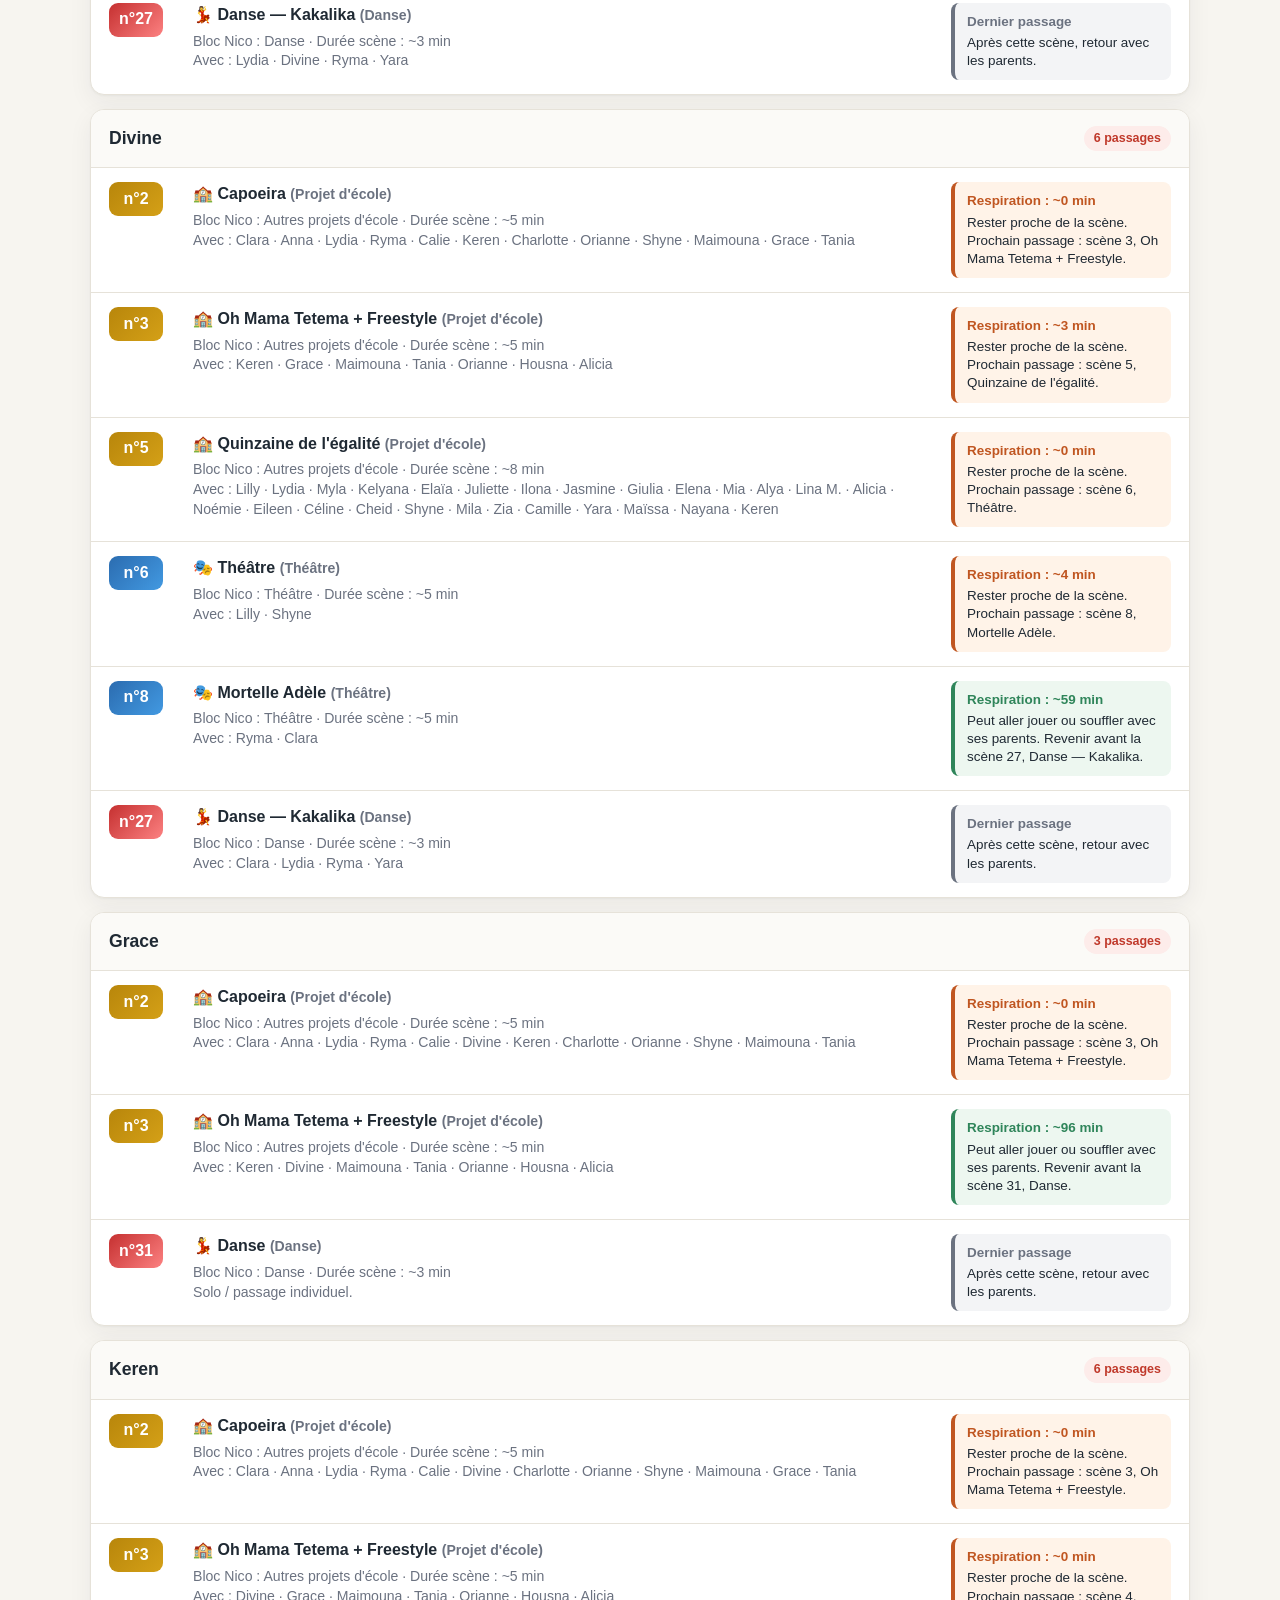
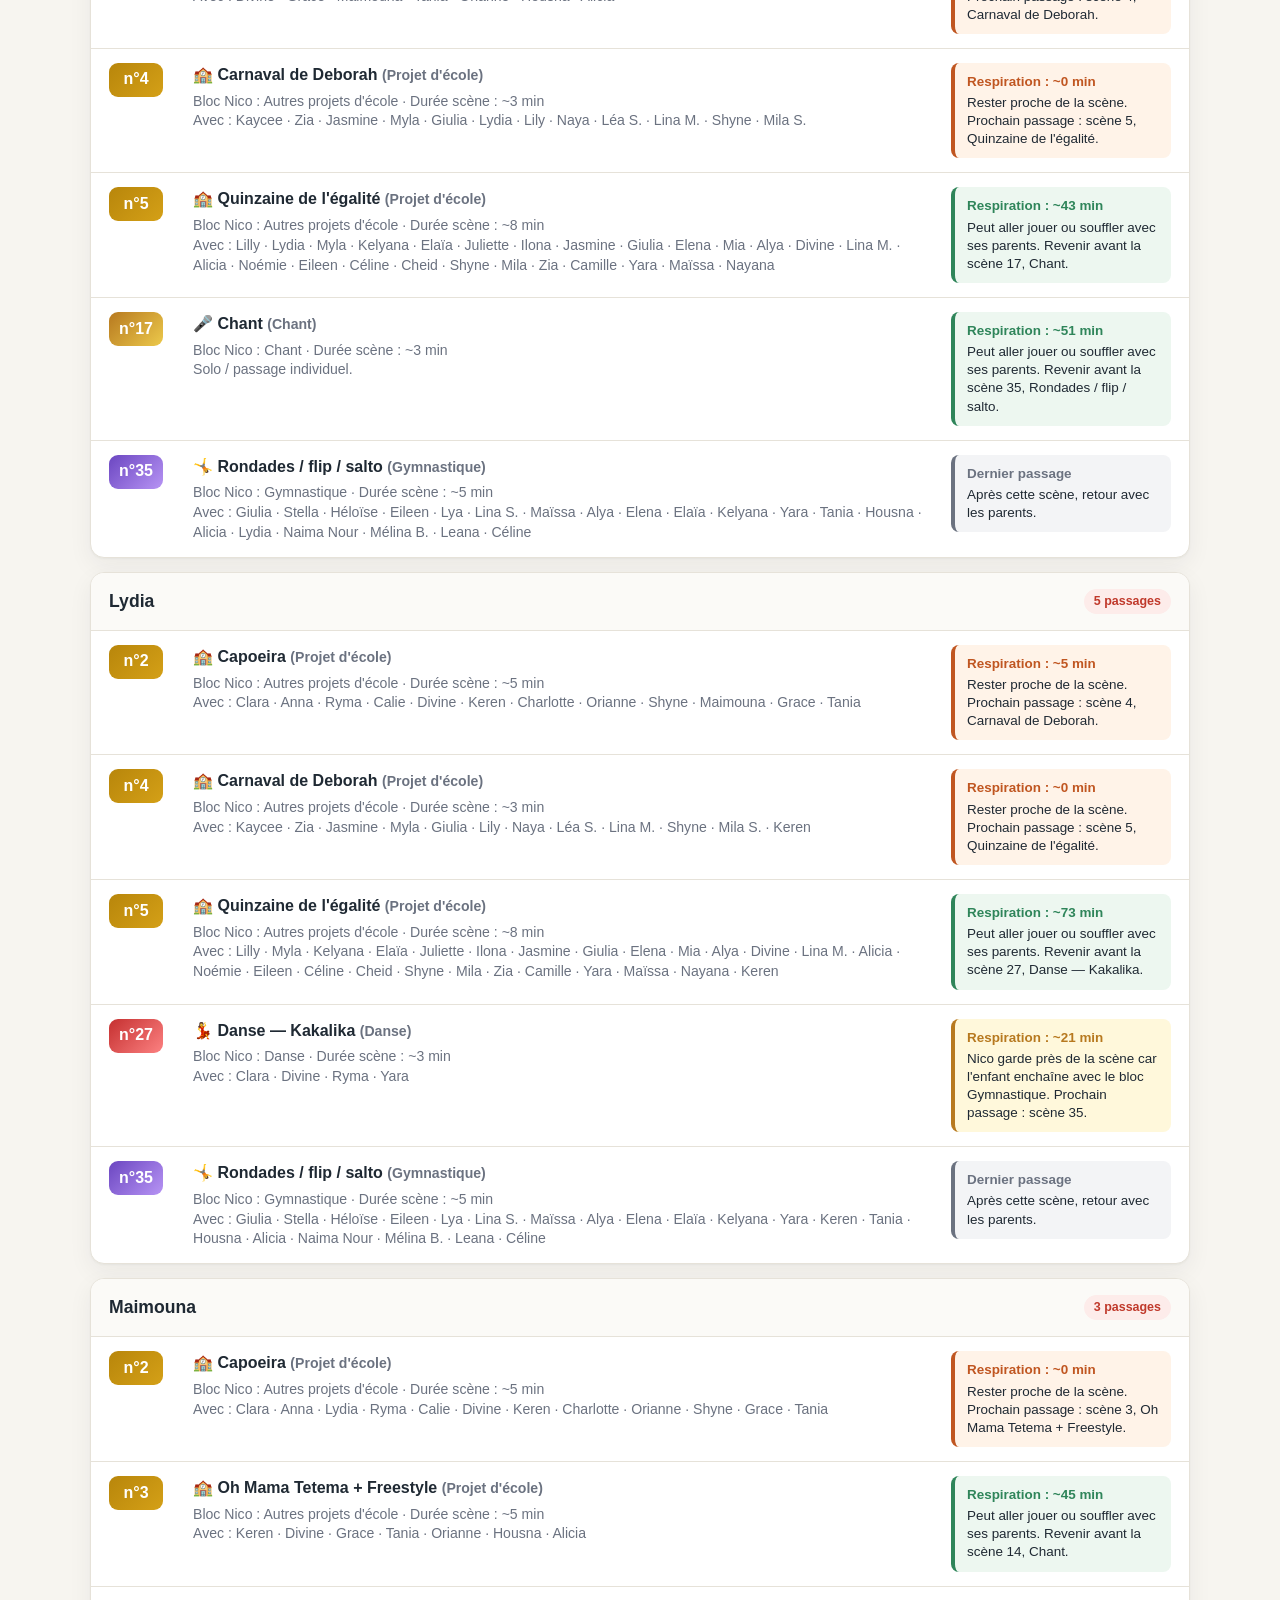
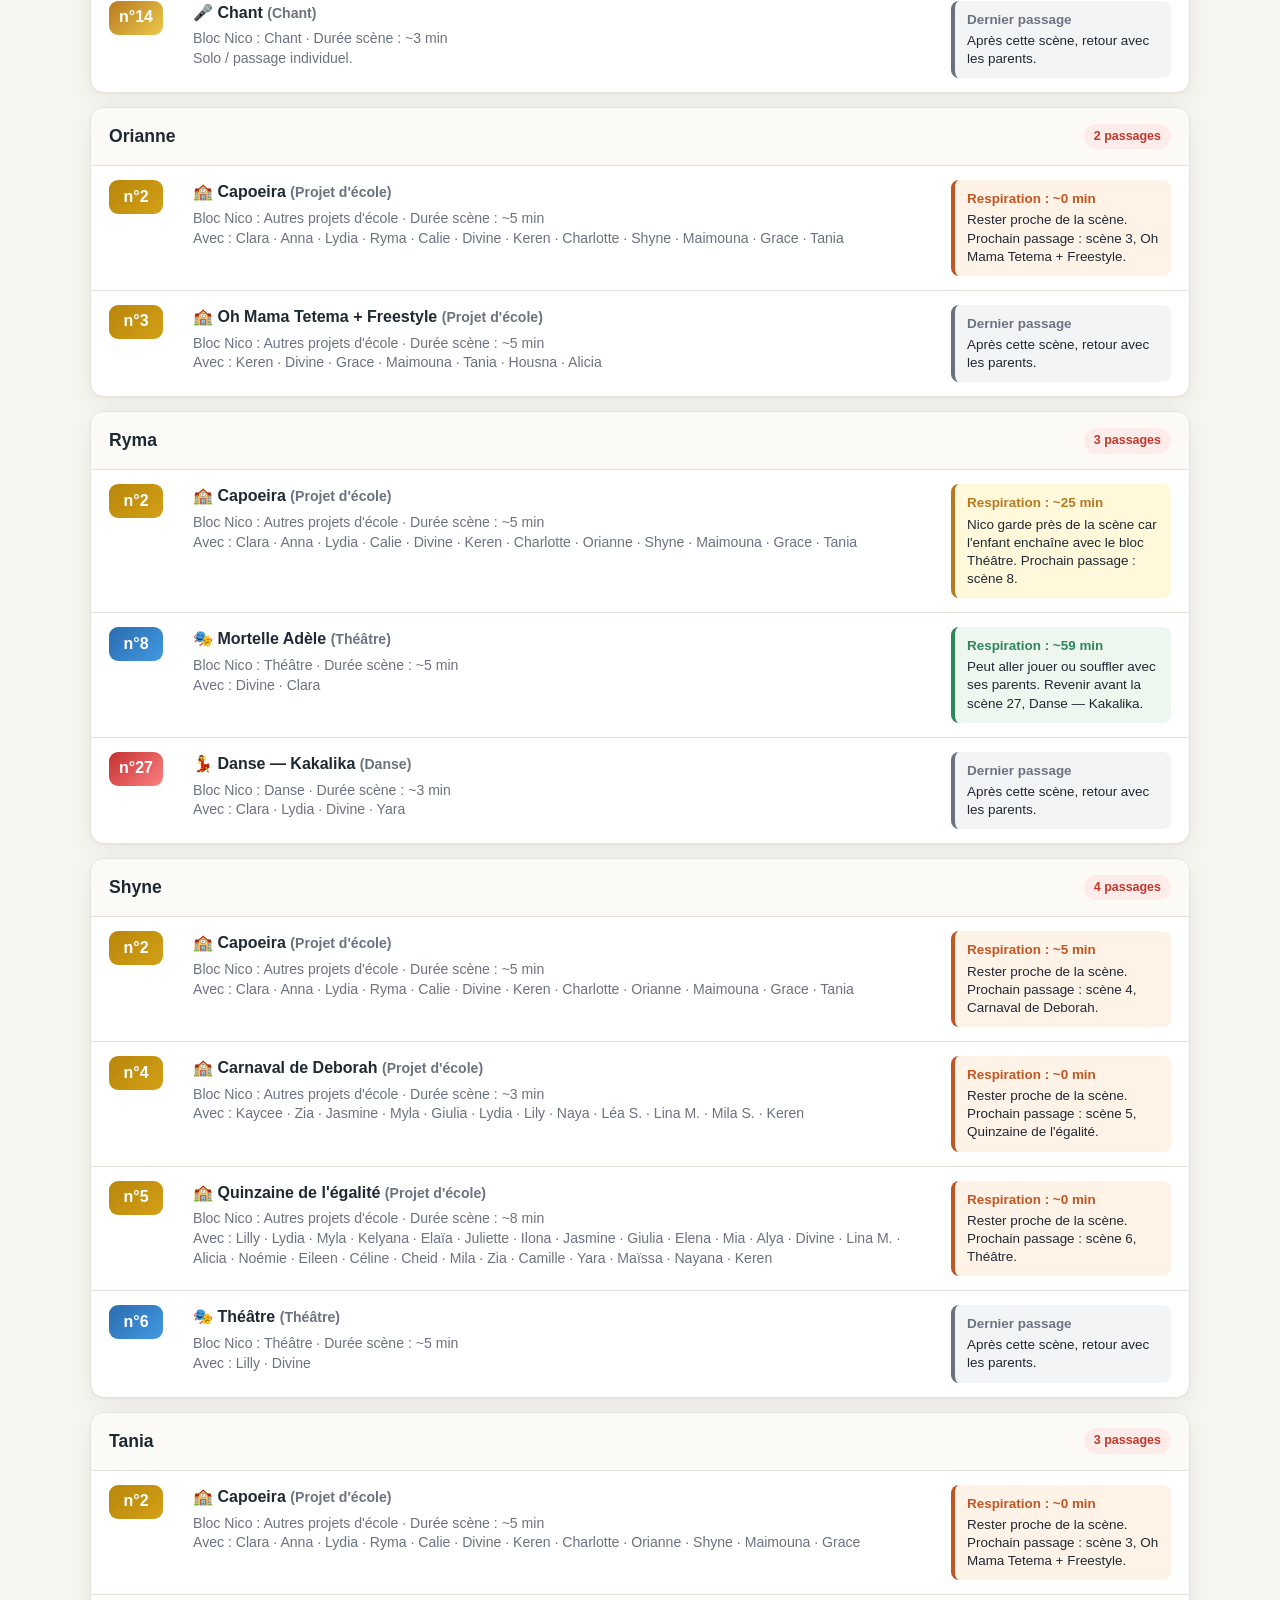
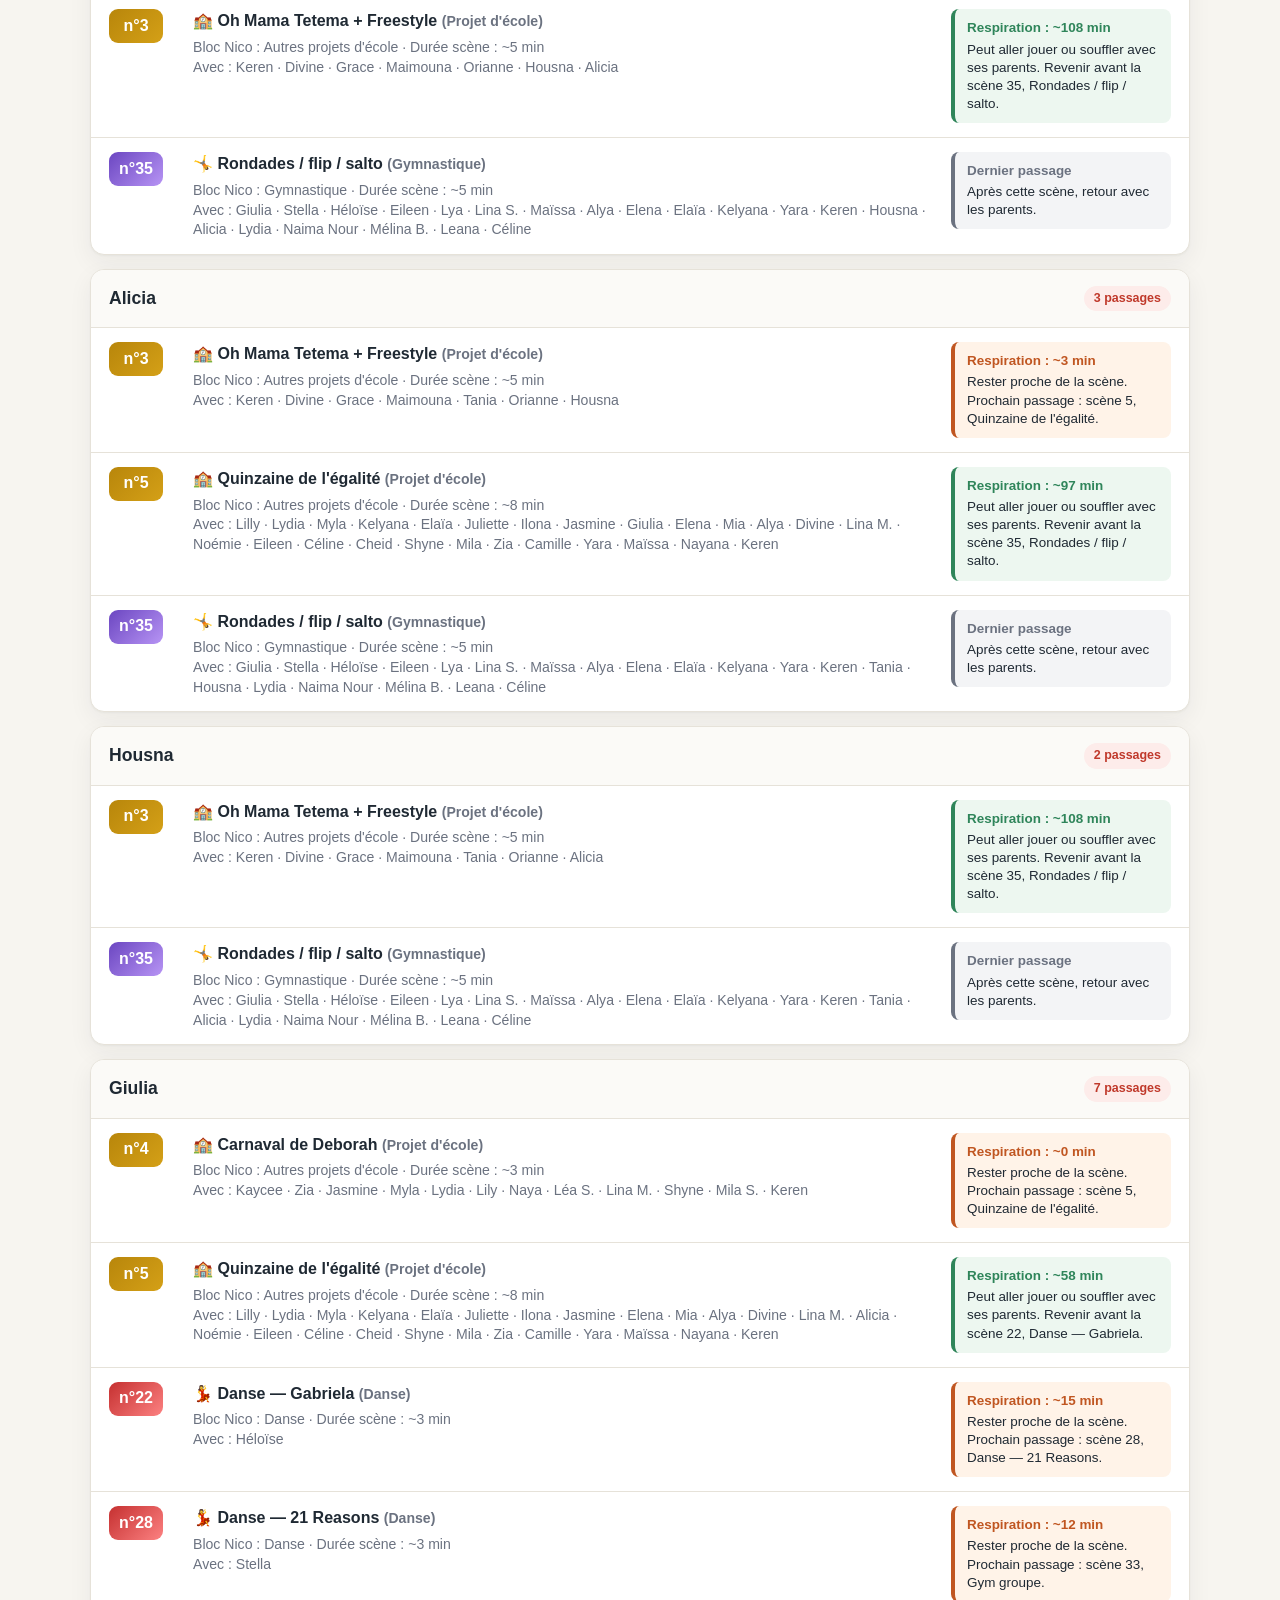
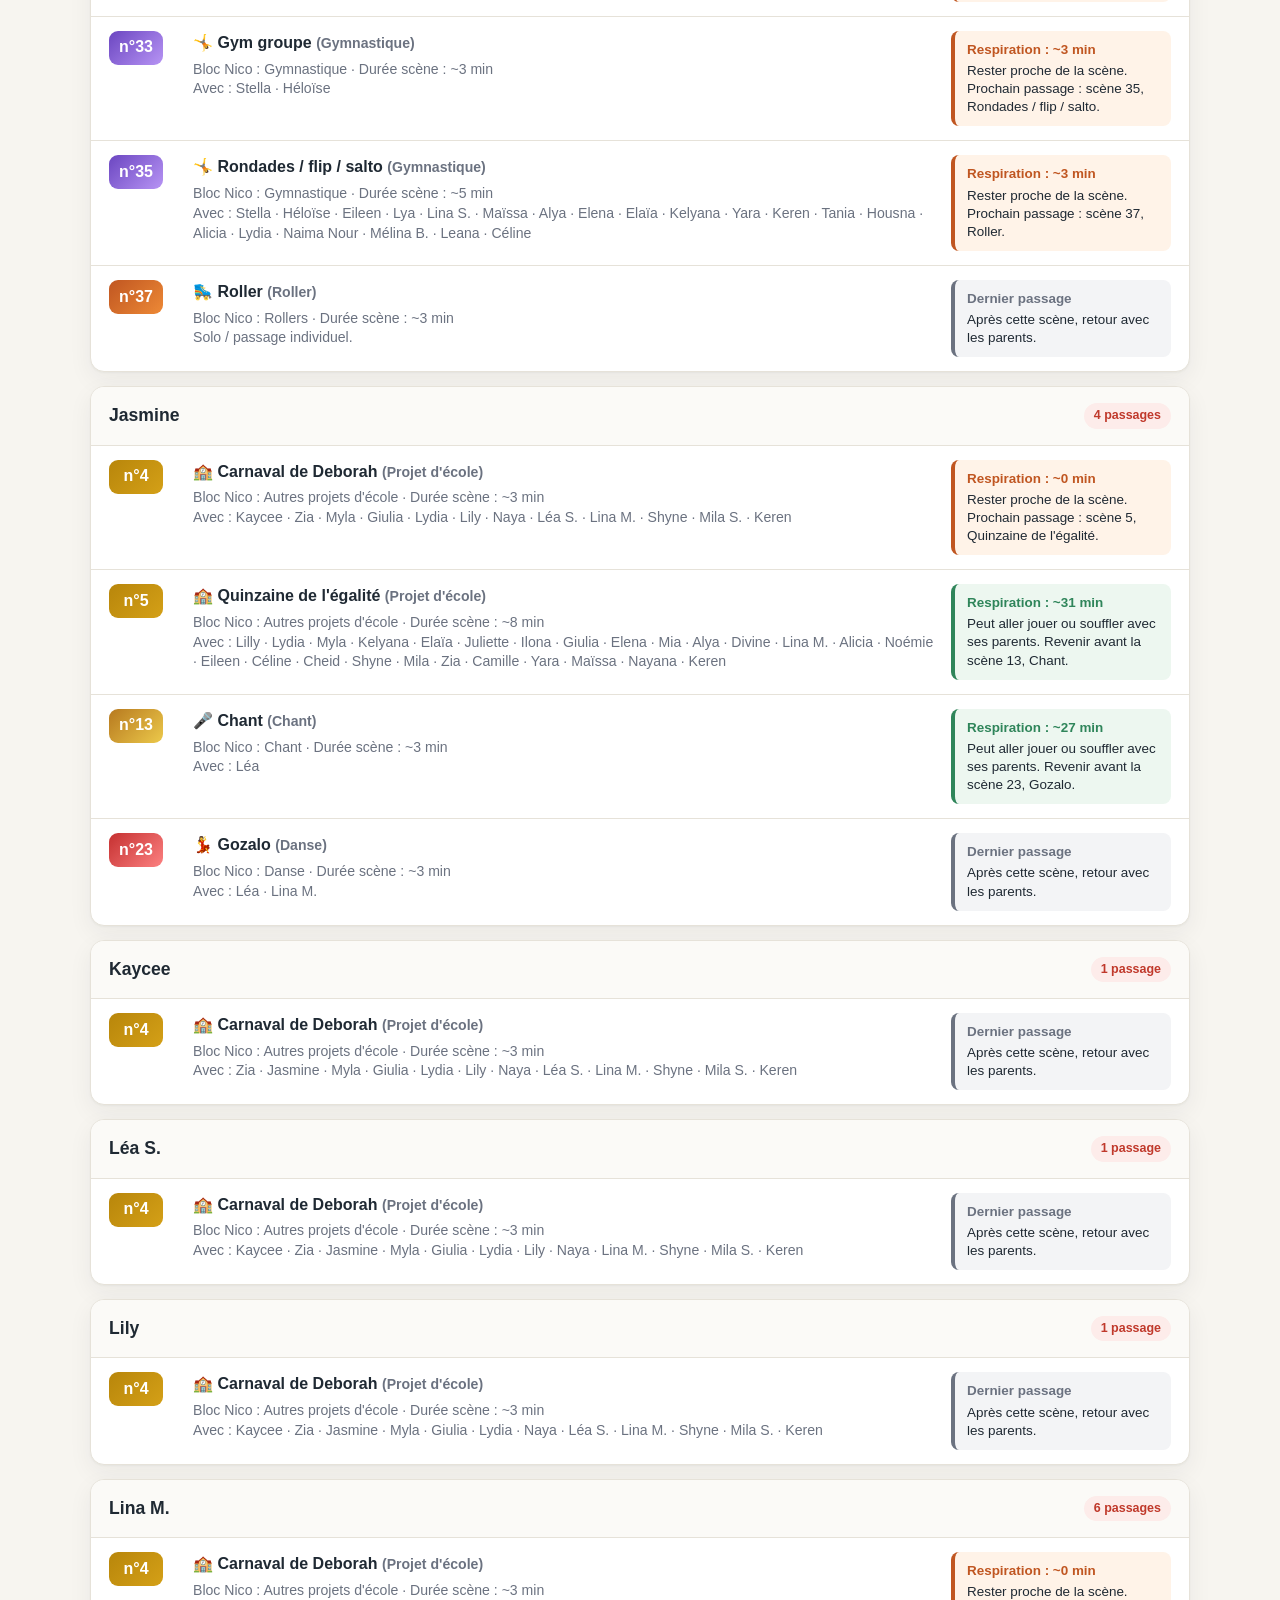
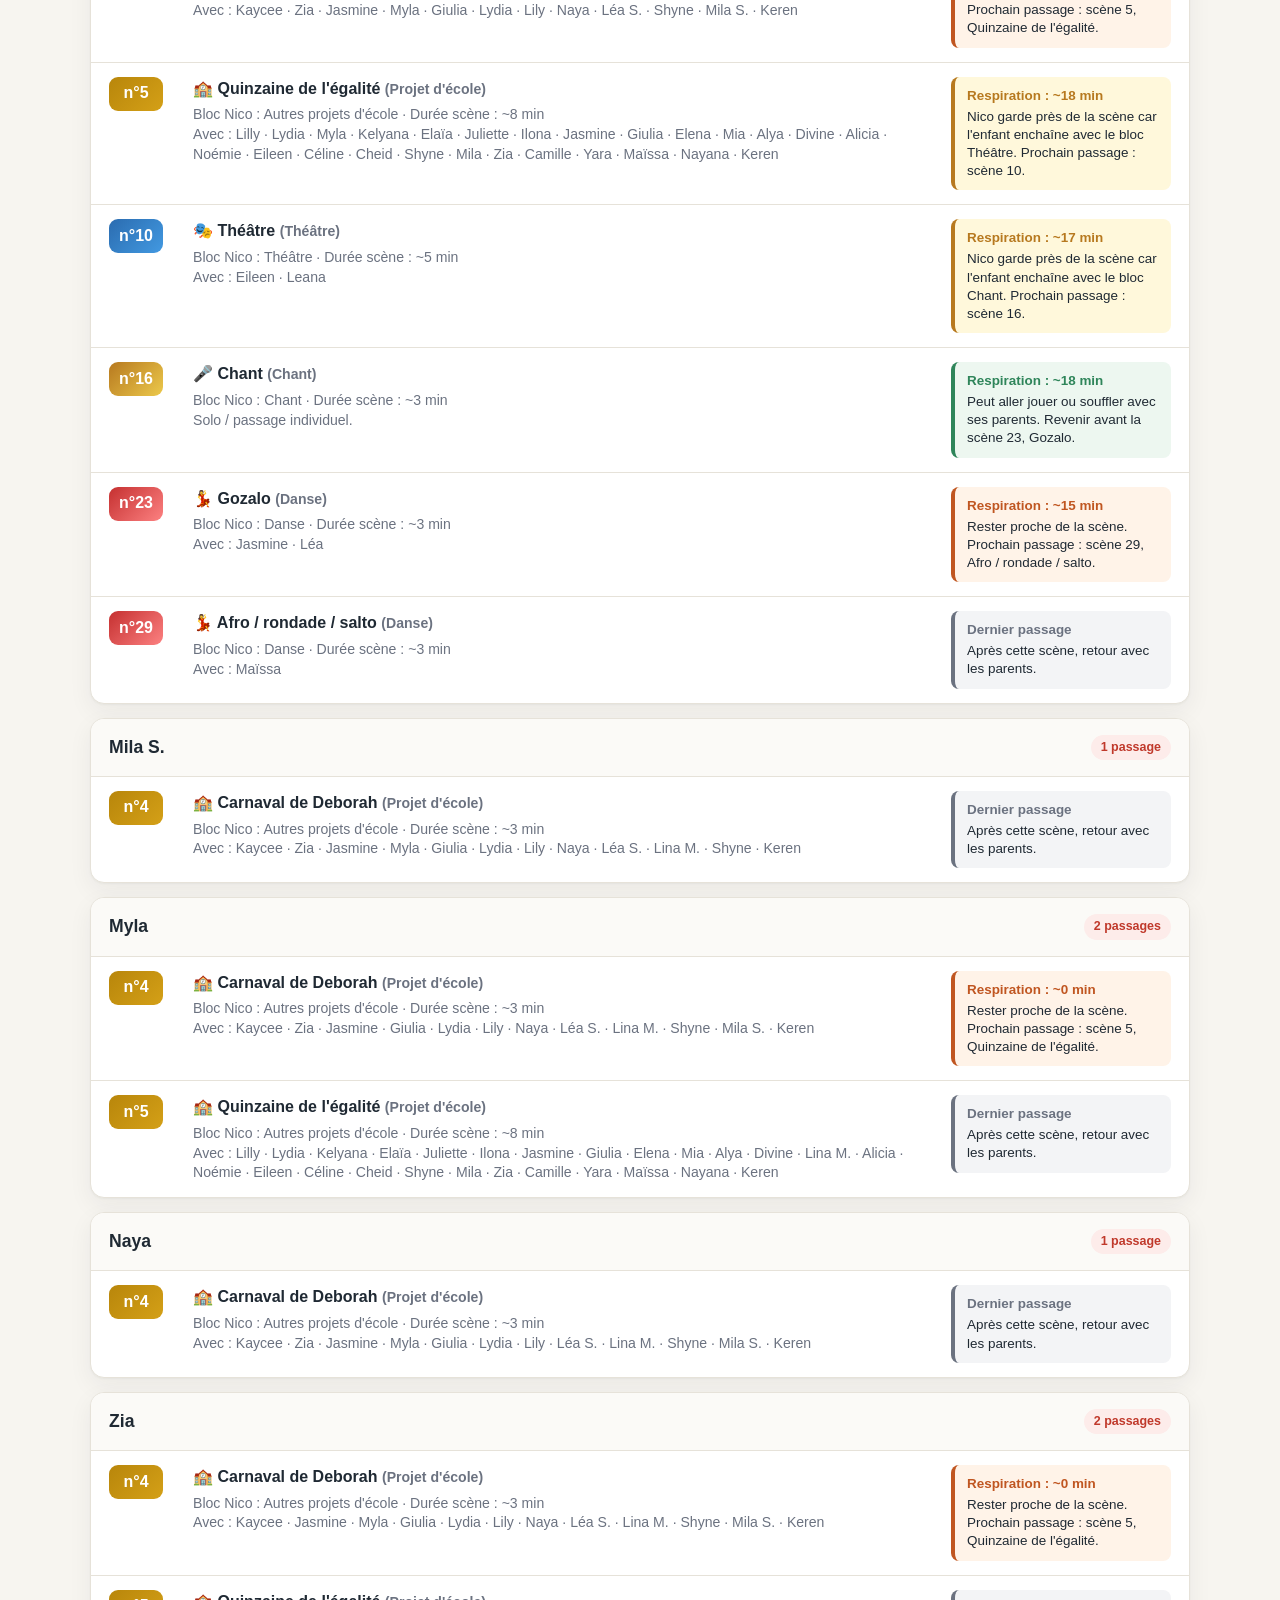
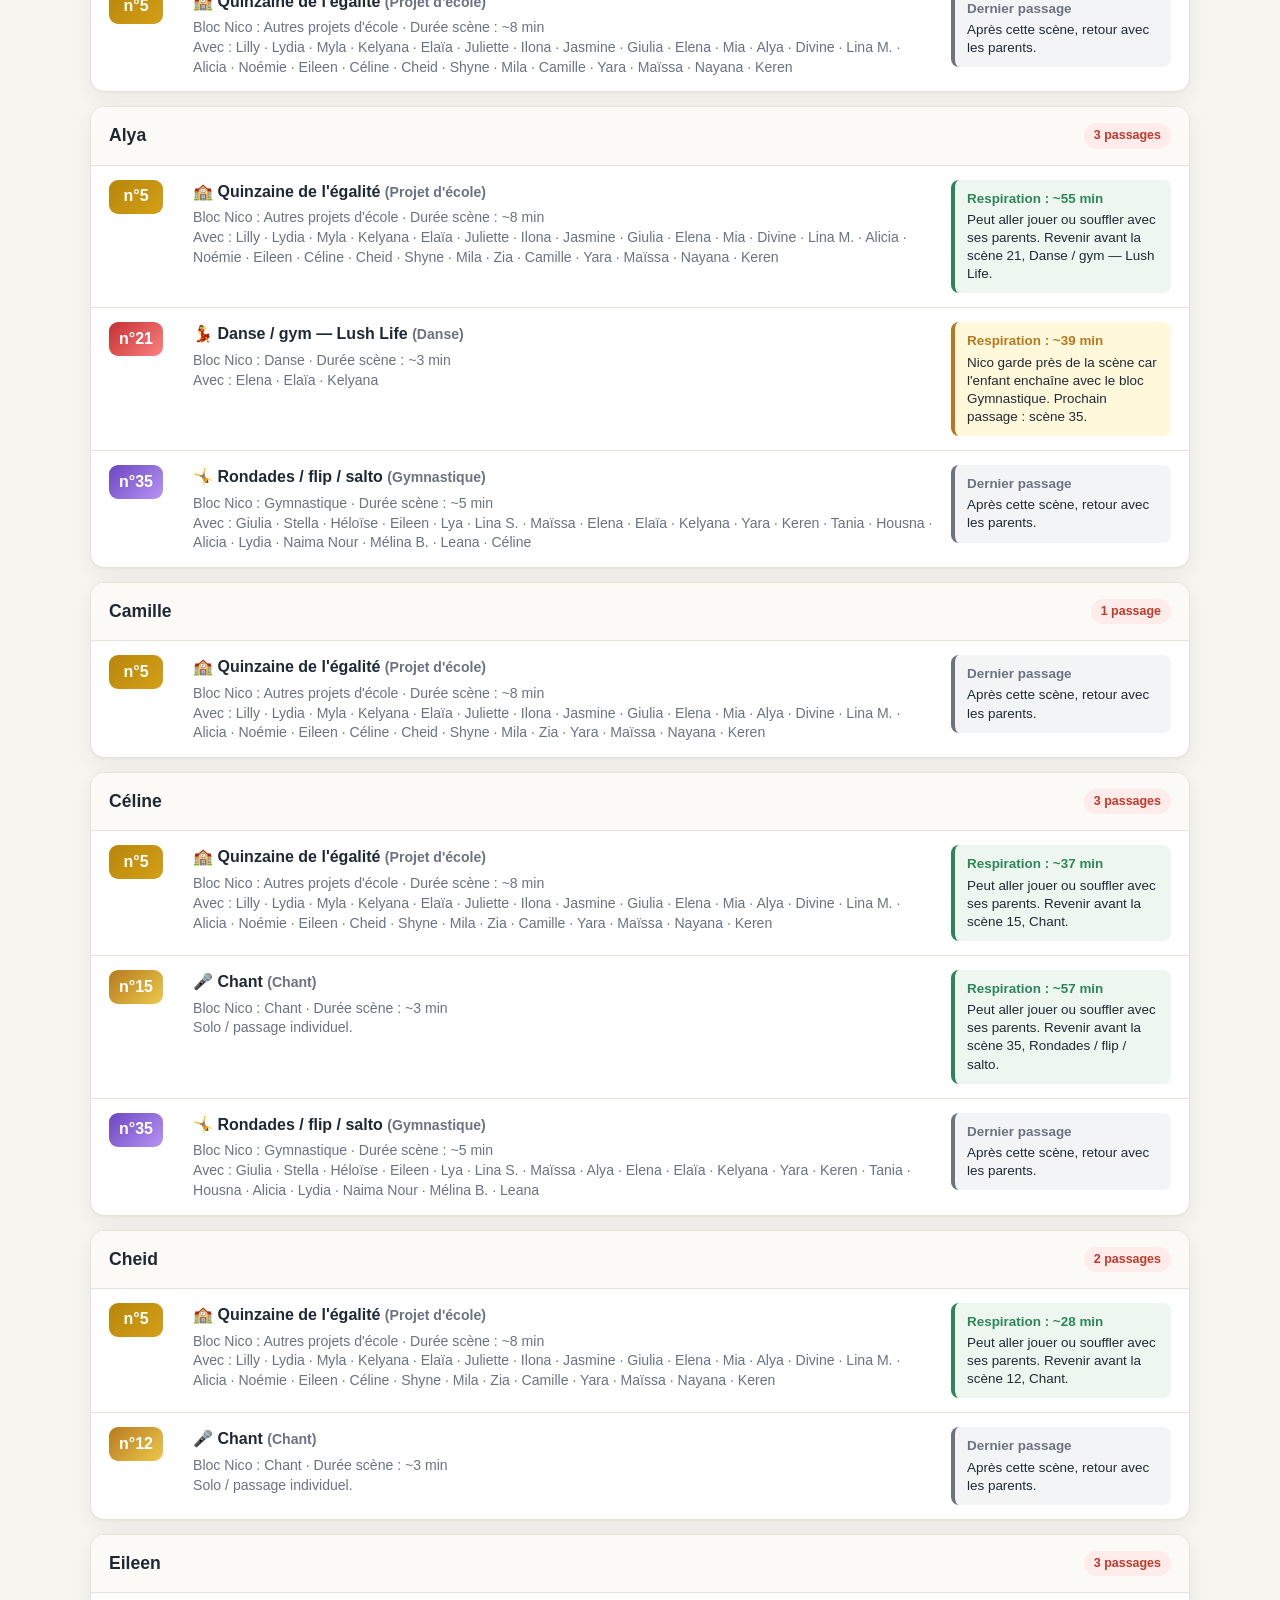
<file: repere-enfants.html>
<!DOCTYPE html>
<html lang="fr">
<head>
  <meta charset="UTF-8">
  <meta name="viewport" content="width=device-width, initial-scale=1.0">
  <title>Repère enfants · Scène des Talents — École Arc en Ciel</title>
  <link rel="stylesheet" href="styles.css">
  <style>
    .repere-note {
      border-left-color: #2b6cb0;
      background: #ebf4ff;
      border-color: #bee3f8;
    }
    .repere-note strong { color: #2b6cb0; }
    .toolbar-repere {
      display: flex;
      gap: 12px;
      align-items: center;
      margin-bottom: 18px;
    }
    .toolbar-repere input {
      width: 100%;
      padding: 13px 16px;
      border: 1px solid var(--line);
      border-radius: 10px;
      font-size: 1rem;
      background: #fff;
      box-shadow: var(--shadow);
      outline: none;
    }
    .toolbar-repere input:focus {
      border-color: var(--accent);
      box-shadow: 0 0 0 3px var(--accent-soft);
    }
    .child-flow {
      display: grid;
      gap: 14px;
    }
    .repere-card {
      background: #fff;
      border: 1px solid var(--line);
      border-radius: var(--radius);
      box-shadow: var(--shadow);
      overflow: hidden;
    }
    .repere-head {
      display: flex;
      justify-content: space-between;
      align-items: center;
      gap: 12px;
      padding: 15px 18px;
      border-bottom: 1px solid var(--line);
      background: #fbfaf7;
    }
    .repere-name {
      font-size: 1.1rem;
      font-weight: 850;
    }
    .repere-count {
      padding: 3px 10px;
      border-radius: 999px;
      background: var(--accent-soft);
      color: var(--accent);
      font-size: .78rem;
      font-weight: 800;
      white-space: nowrap;
    }
    .flow-lines {
      display: grid;
      gap: 0;
    }
    .flow-line {
      display: grid;
      grid-template-columns: 70px 1fr 220px;
      gap: 14px;
      padding: 14px 18px;
      border-bottom: 1px solid var(--line);
      align-items: start;
    }
    .flow-line:last-child { border-bottom: none; }
    .scene-pill {
      display: inline-grid;
      place-items: center;
      min-width: 54px;
      height: 34px;
      border-radius: 9px;
      color: #fff;
      font-weight: 850;
      background: linear-gradient(135deg, var(--cat-main), var(--cat-alt));
    }
    .flow-main {
      min-width: 0;
    }
    .flow-title {
      font-weight: 800;
      margin-bottom: 4px;
    }
    .flow-meta {
      color: var(--muted);
      font-size: .88rem;
      line-height: 1.4;
    }
    .flow-next {
      border-left: 4px solid var(--next-main);
      background: var(--next-soft);
      border-radius: 8px;
      padding: 10px 12px;
      font-size: .84rem;
      line-height: 1.35;
    }
    .flow-next strong {
      display: block;
      color: var(--next-main);
      margin-bottom: 3px;
    }
    .cat-school {
      --cat-main: #b8860b;
      --cat-alt: #d4a017;
    }
    .cat-theatre {
      --cat-main: #2b6cb0;
      --cat-alt: #4299e1;
    }
    .cat-chant {
      --cat-main: #b7791f;
      --cat-alt: #ecc94b;
    }
    .cat-jonglage {
      --cat-main: #2f855a;
      --cat-alt: #48bb78;
    }
    .cat-danse {
      --cat-main: #c53030;
      --cat-alt: #fc8181;
    }
    .cat-gym {
      --cat-main: #6b46c1;
      --cat-alt: #b794f4;
    }
    .cat-roller {
      --cat-main: #c05621;
      --cat-alt: #ed8936;
    }
    .next-play {
      --next-main: #2f855a;
      --next-soft: #edf7f0;
    }
    .next-close {
      --next-main: #c05621;
      --next-soft: #fff3e8;
    }
    .next-nico {
      --next-main: #b7791f;
      --next-soft: #fff8db;
    }
    .next-done {
      --next-main: #6b7280;
      --next-soft: #f3f4f6;
    }
    .empty {
      display: none;
      padding: 28px;
      text-align: center;
      color: var(--muted);
    }
    @media (max-width: 760px) {
      .flow-line {
        grid-template-columns: 1fr;
        gap: 10px;
      }
      .flow-next {
        border-left-width: 0;
        border-top: 4px solid var(--next-main);
      }
    }
  </style>
</head>
<body>
  <nav class="nav">
    <div class="nav-inner">
      <a class="brand" href="index.html">
        <span class="dot">🎭</span>
        <span>Scène des Talents<small>École Arc en Ciel · 19 juin</small></span>
      </a>
      <button class="nav-toggle" id="navToggle" aria-label="Menu" aria-expanded="false">
        <svg viewBox="0 0 24 24" fill="none" stroke="currentColor" stroke-width="2" stroke-linecap="round"><line x1="3" y1="6" x2="21" y2="6"/><line x1="3" y1="12" x2="21" y2="12"/><line x1="3" y1="18" x2="21" y2="18"/></svg>
      </button>
      <ul class="nav-links" id="navLinks">
        <li><a href="index.html">🏠 Accueil</a></li>
        <li><a href="enfants.html">👧 Enfants</a></li>
        <li><a href="orga.html">🗓️ Organisation</a></li>
        <li><a href="repere-enfants.html" class="active">🧭 Repère</a></li>
        <li><a href="repetition.html">🎬 Répétitions</a></li>
        <li><a href="a-faire.html">📝 À faire</a></li>
        <li><a href="nico.html">✅ Nico</a></li>
        <li><a href="stats.html">📊 Statistiques</a></li>
      </ul>
    </div>
  </nav>

  <div class="wrap">
    <header class="page-head">
      <p class="kicker">Fiches de passage</p>
      <h1>Repère enfants</h1>
      <p class="meta">Par enfant, dans l'ordre de leur premier passage</p>
    </header>

    <div class="rule repere-note">
      <strong>Lecture rapide :</strong> le temps de respiration est estimé avec les prestations placées entre deux passages.
      Si la fiche indique <strong>Nico garde près de la scène</strong>, c'est volontairement aligné avec la page Nico : l'enfant enchaîne avec le bloc de ramassage suivant.
    </div>

    <div class="toolbar-repere">
      <input type="search" id="search" placeholder="Rechercher un enfant…" autocomplete="off">
    </div>

    <div class="child-flow" id="childFlow"></div>
    <p class="empty" id="empty">Aucun enfant trouvé.</p>

    <footer>Scène des Talents · École Arc en Ciel · 19 juin</footer>
  </div>

  <script src="data.js"></script>
  <script>
    const toggle = document.getElementById('navToggle');
    const links = document.getElementById('navLinks');
    toggle.addEventListener('click', () => {
      const open = links.classList.toggle('open');
      toggle.setAttribute('aria-expanded', open);
    });

    const esc = s => String(s).replace(/[&<>]/g, c => ({'&':'&amp;','<':'&lt;','>':'&gt;'}[c]));
    const unique = list => [...new Set(list)];
    const key = name => normKey(canonical(name));
    const minutes = text => Number(String(text).match(/\d+/)?.[0] || 0);

    const quinzaineKids = (() => {
      const q = SCHOOL_PROJECTS.find(p => p.languages);
      const kids = new Set();
      q.languages.forEach(l => l.kids.forEach(k => kids.add(canonical(k))));
      return [...kids];
    })();

    const scenes = [
      { num: 1, icon: "🏫", name: "Maternelles de Virginie", cat: "Projet d'école", block: "Maternelles", kids: SCHOOL_PROJECTS[0].kids, duration: "~4 min" },
      { num: 2, icon: "🏫", name: "Capoeira", cat: "Projet d'école", block: "Autres projets d'école", kids: SCHOOL_PROJECTS[1].kids, duration: "~5 min" },
      { num: 3, icon: "🏫", name: "Oh Mama Tetema + Freestyle", cat: "Projet d'école", block: "Autres projets d'école", kids: SCHOOL_PROJECTS[2].kids, duration: "~5 min" },
      { num: 4, icon: "🏫", name: "Carnaval de Deborah", cat: "Projet d'école", block: "Autres projets d'école", kids: SCHOOL_PROJECTS[3].kids, duration: "~3 min" },
      { num: 5, icon: "🏫", name: "Quinzaine de l'égalité", cat: "Projet d'école", block: "Autres projets d'école", kids: quinzaineKids, duration: "~8 min" },
      { num: 6, icon: "🎭", name: "Théâtre", cat: "Théâtre", block: "Théâtre", kids: ["Lilly","Shyne","Divine"], duration: "~5 min" },
      { num: 7, icon: "🎭", name: "Théâtre", cat: "Théâtre", block: "Théâtre", kids: ["Nayana"], duration: "~4 min" },
      { num: 8, icon: "🎭", name: "Mortelle Adèle", cat: "Théâtre", block: "Théâtre", kids: ["Ryma","Divine","Clara"], duration: "~5 min" },
      { num: 9, icon: "🎭", name: "Théâtre", cat: "Théâtre", block: "Théâtre", kids: ["Charlotte"], duration: "~4 min" },
      { num: 10, icon: "🎭", name: "Théâtre", cat: "Théâtre", block: "Théâtre", kids: ["Eileen","Leana","Lina M."], duration: "~5 min" },
      { num: 11, icon: "🎭", name: "Théâtre à 4", cat: "Théâtre", block: "Théâtre", kids: ["Souleyman","Juliette","Timéo","Loïcia"], duration: "~5 min" },
      { num: 12, icon: "🎤", name: "Chant", cat: "Chant", block: "Chant", kids: ["Cheid"], duration: "~3 min" },
      { num: 13, icon: "🎤", name: "Chant", cat: "Chant", block: "Chant", kids: ["Jasmine","Léa"], duration: "~3 min" },
      { num: 14, icon: "🎤", name: "Chant", cat: "Chant", block: "Chant", kids: ["Maïmouna"], duration: "~3 min" },
      { num: 15, icon: "🎤", name: "Chant", cat: "Chant", block: "Chant", kids: ["Céline"], duration: "~3 min" },
      { num: 16, icon: "🎤", name: "Chant", cat: "Chant", block: "Chant", kids: ["Lina M."], duration: "~3 min" },
      { num: 17, icon: "🎤", name: "Chant", cat: "Chant", block: "Chant", kids: ["Keren"], duration: "~3 min" },
      { num: 18, icon: "🎤", name: "Chant", cat: "Chant", block: "Chant", kids: ["Charlotte"], duration: "~3 min" },
      { num: 19, icon: "🎤", name: "Chant (à confirmer)", cat: "Chant", block: "Chant", kids: ["Jumana"], duration: "~3 min" },
      { num: 20, icon: "⚽", name: "Jonglage", cat: "Jonglage", block: "Jonglage", kids: ["Courage","Eliam"], duration: "~3 min" },
      { num: 21, icon: "💃", name: "Danse / gym — Lush Life", cat: "Danse", block: "Danse", kids: ["Alya","Elena","Elaïa","Kelyana"], duration: "~3 min" },
      { num: 22, icon: "💃", name: "Danse — Gabriela", cat: "Danse", block: "Danse", kids: ["Giulia","Héloïse"], duration: "~3 min" },
      { num: 23, icon: "💃", name: "Gozalo", cat: "Danse", block: "Danse", kids: ["Jasmine","Léa","Lina M."], duration: "~3 min" },
      { num: 24, icon: "💃", name: "Séga", cat: "Danse", block: "Danse", kids: ["Lana"], duration: "~3 min" },
      { num: 25, icon: "💃", name: "Danse", cat: "Danse", block: "Danse", kids: ["Héloïse","Juliette","Loïcia"], duration: "~3 min" },
      { num: 26, icon: "💃", name: "Danse / scène de groupe", cat: "Danse", block: "Danse", kids: ["Kaylan","Elvin","Arthur","Alioun"], duration: "~3 min" },
      { num: 27, icon: "💃", name: "Danse — Kakalika", cat: "Danse", block: "Danse", kids: ["Clara","Lydia","Divine","Ryma","Yara"], duration: "~3 min" },
      { num: 28, icon: "💃", name: "Danse — 21 Reasons", cat: "Danse", block: "Danse", kids: ["Stella","Giulia"], duration: "~3 min" },
      { num: 29, icon: "💃", name: "Afro / rondade / salto", cat: "Danse", block: "Danse", kids: ["Maïssa","Lina M."], duration: "~3 min" },
      { num: 30, icon: "💃", name: "Duo (Brésil)", cat: "Danse", block: "Danse", kids: ["Lina S.","Maïssa"], duration: "~3 min" },
      { num: 31, icon: "💃", name: "Danse", cat: "Danse", block: "Danse", kids: ["Grace"], duration: "~3 min" },
      { num: 32, icon: "💃", name: "Solo afro", cat: "Danse", block: "Danse", kids: ["Mamy Kadiatou"], duration: "~3 min" },
      { num: 33, icon: "🤸", name: "Gym groupe", cat: "Gymnastique", block: "Gymnastique", kids: ["Giulia","Stella","Héloïse"], duration: "~3 min" },
      { num: 34, icon: "🤸", name: "Gym duo", cat: "Gymnastique", block: "Gymnastique", kids: ["Lina S.","Maïssa"], duration: "~3 min" },
      { num: 35, icon: "🤸", name: "Rondades / flip / salto", cat: "Gymnastique", block: "Gymnastique", kids: ["Giulia","Stella","Héloïse","Eileen","Lya","Lina S.","Maïssa","Alya","Elena","Elaïa","Kelyana","Yara","Keren","Tania","Housna","Alicia","Lydia","Naima Nour","Mélina B.","Leana","Céline"], duration: "~5 min" },
      { num: 36, icon: "🤸", name: "Solo gymnastique", cat: "Gymnastique", block: "Gymnastique", kids: ["Mélina B."], duration: "~3 min" },
      { num: 37, icon: "🛼", name: "Roller", cat: "Roller", block: "Rollers", kids: ["Giulia"], duration: "~3 min" },
      { num: 38, icon: "🛼", name: "Roller", cat: "Roller", block: "Rollers", kids: ["Mélina Adenet"], duration: "~3 min" },
      { num: 39, icon: "🛼", name: "Roller", cat: "Roller", block: "Rollers", kids: ["Haby"], duration: "~3 min" },
      { num: 40, icon: "🛼", name: "Roller", cat: "Roller", block: "Rollers", kids: ["Thalia F."], duration: "~3 min" },
      { num: 41, icon: "🛼", name: "Roller", cat: "Roller", block: "Rollers", kids: ["Naïma Nour"], duration: "~3 min" },
      { num: 42, icon: "🛼", name: "Roller", cat: "Roller", block: "Rollers", kids: ["Dina"], duration: "~3 min" }
    ];

    const blockOrder = ["Maternelles", "Autres projets d'école", "Théâtre", "Chant", "Jonglage", "Danse", "Gymnastique", "Rollers"];
    const catClass = cat => ({
      "Projet d'école": "cat-school",
      "Théâtre": "cat-theatre",
      "Chant": "cat-chant",
      "Jonglage": "cat-jonglage",
      "Danse": "cat-danse",
      "Gymnastique": "cat-gym",
      "Roller": "cat-roller"
    }[cat] || "cat-school");

    const sceneByNum = new Map(scenes.map(s => [s.num, s]));
    const childMap = new Map();

    scenes.forEach(scene => {
      unique(scene.kids.map(canonical)).forEach(kid => {
        const childKey = key(kid);
        if (!childMap.has(childKey)) childMap.set(childKey, { display: kid, passages: [] });
        childMap.get(childKey).passages.push(scene);
      });
    });

    const gapBetween = (current, next) => {
      let total = 0;
      for (let n = current.num + 1; n < next.num; n++) total += minutes(sceneByNum.get(n)?.duration);
      return total;
    };

    const nextAdvice = (current, next) => {
      if (!next) {
        return {
          cls: "next-done",
          title: "Dernier passage",
          text: "Après cette scène, retour avec les parents."
        };
      }

      const gap = gapBetween(current, next);
      const currentBlock = blockOrder.indexOf(current.block);
      const nextBlock = blockOrder.indexOf(next.block);
      const nicoAdjacent = nextBlock === currentBlock + 1;
      const sameBlock = current.block === next.block;

      if (sameBlock || gap < 15) {
        return {
          cls: "next-close",
          title: `Respiration : ~${gap} min`,
          text: `Rester proche de la scène. Prochain passage : scène ${next.num}, ${next.name}.`
        };
      }

      if (nicoAdjacent) {
        return {
          cls: "next-nico",
          title: `Respiration : ~${gap} min`,
          text: `Nico garde près de la scène car l'enfant enchaîne avec le bloc ${next.block}. Prochain passage : scène ${next.num}.`
        };
      }

      return {
        cls: "next-play",
        title: `Respiration : ~${gap} min`,
        text: `Peut aller jouer ou souffler avec ses parents. Revenir avant la scène ${next.num}, ${next.name}.`
      };
    };

    const allChildren = [...childMap.values()]
      .map(child => ({ ...child, passages: child.passages.sort((a, b) => a.num - b.num) }))
      .sort((a, b) => a.passages[0].num - b.passages[0].num || a.display.localeCompare(b.display));

    const renderChild = child => `
      <section class="repere-card" data-name="${esc(key(child.display))}">
        <div class="repere-head">
          <div class="repere-name">${esc(child.display)}</div>
          <div class="repere-count">${child.passages.length} passage${child.passages.length > 1 ? 's' : ''}</div>
        </div>
        <div class="flow-lines">
          ${child.passages.map((scene, index) => {
            const next = child.passages[index + 1];
            const advice = nextAdvice(scene, next);
            const friends = scene.kids.filter(k => key(k) !== key(child.display)).map(esc).join(' · ');
            return `<div class="flow-line ${catClass(scene.cat)}">
              <div><span class="scene-pill">n°${scene.num}</span></div>
              <div class="flow-main">
                <div class="flow-title">${scene.icon} ${esc(scene.name)} <span class="flow-meta">(${esc(scene.cat)})</span></div>
                <div class="flow-meta">Bloc Nico : ${esc(scene.block)} · Durée scène : ${esc(scene.duration)}</div>
                ${friends ? `<div class="flow-meta">Avec : ${friends}</div>` : '<div class="flow-meta">Solo / passage individuel.</div>'}
              </div>
              <div class="flow-next ${advice.cls}">
                <strong>${esc(advice.title)}</strong>
                ${esc(advice.text)}
              </div>
            </div>`;
          }).join('')}
        </div>
      </section>`;

    const childFlow = document.getElementById('childFlow');
    childFlow.innerHTML = allChildren.map(renderChild).join('');

    const search = document.getElementById('search');
    const empty = document.getElementById('empty');
    const cards = [...document.querySelectorAll('.repere-card')];
    const filterCards = () => {
      const q = key(search.value);
      let shown = 0;
      cards.forEach(card => {
        const visible = !q || card.dataset.name.includes(q);
        card.style.display = visible ? '' : 'none';
        if (visible) shown++;
      });
      empty.style.display = shown ? 'none' : 'block';
    };
    search.addEventListener('input', filterCards);
  </script>
</body>
</html>
</file>
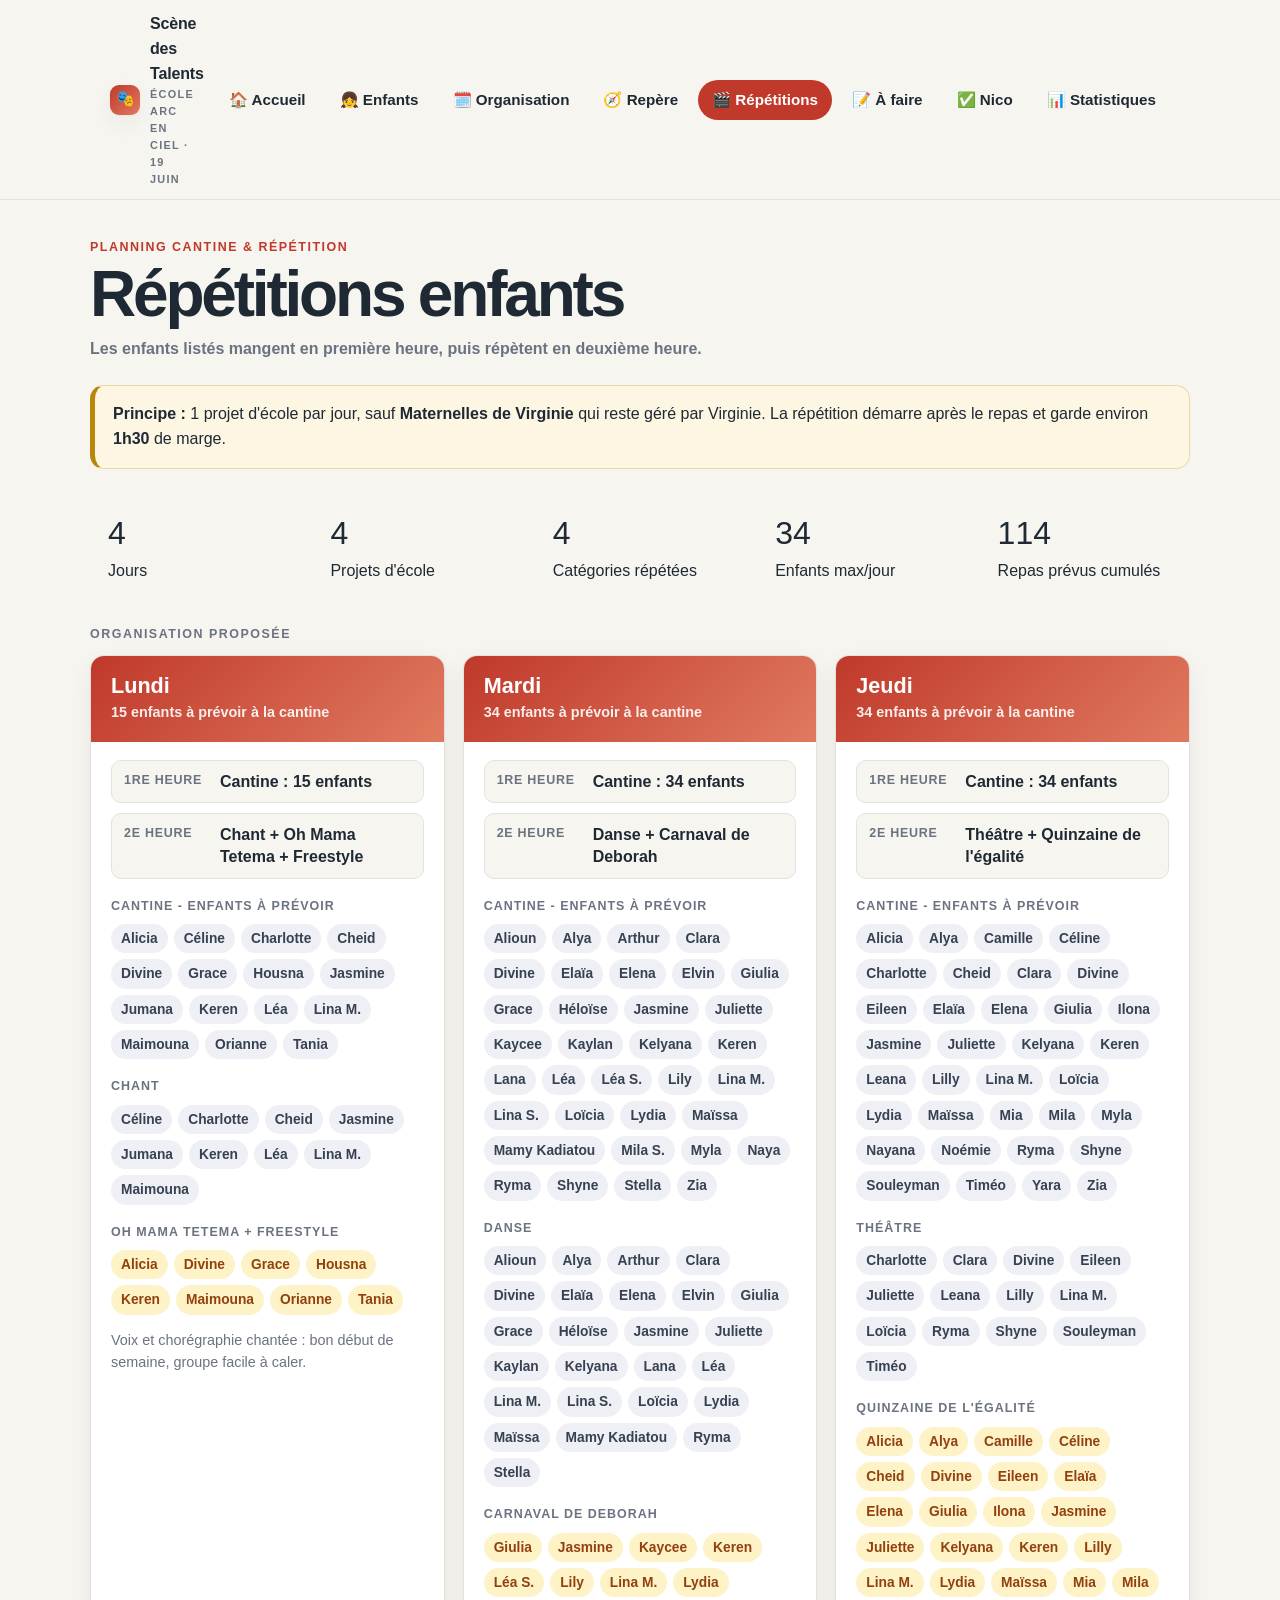
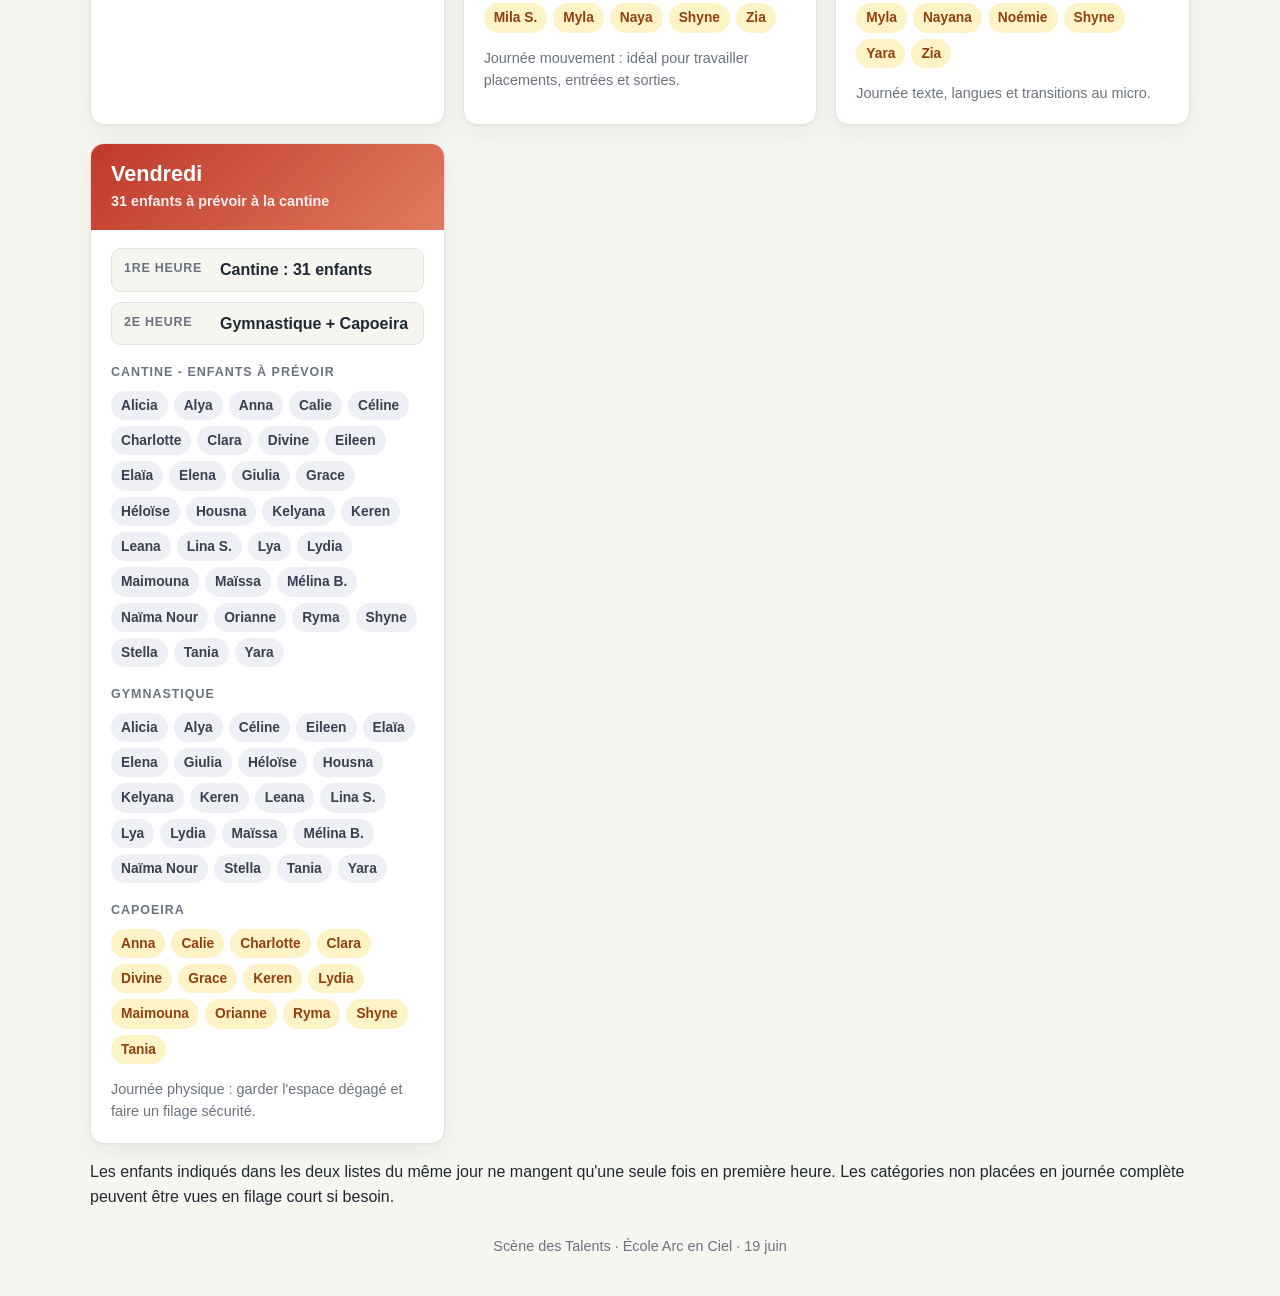
<file: repetition.html>
<!DOCTYPE html>
<html lang="fr">
<head>
  <meta charset="UTF-8">
  <meta name="viewport" content="width=device-width, initial-scale=1.0">
  <title>Répétitions enfants · Scène des Talents — École Arc en Ciel</title>
  <link rel="stylesheet" href="styles.css">
  <style>
    .rehearsal-grid {
      display: grid;
      grid-template-columns: repeat(auto-fit, minmax(280px, 1fr));
      gap: 18px;
    }
    .day-card {
      background: var(--card);
      border: 1px solid var(--line);
      border-radius: var(--radius);
      box-shadow: var(--shadow);
      overflow: hidden;
    }
    .day-head {
      padding: 18px 20px;
      background: linear-gradient(135deg, var(--accent), var(--accent-2));
      color: #fff;
    }
    .day-head h2 {
      margin: 0 0 4px;
      font-size: 1.35rem;
      line-height: 1.1;
    }
    .day-head p {
      margin: 0;
      opacity: .9;
      font-weight: 600;
      font-size: .9rem;
    }
    .day-body {
      padding: 18px 20px 20px;
    }
    .program {
      display: grid;
      gap: 10px;
      margin-bottom: 16px;
    }
    .program-row {
      display: grid;
      grid-template-columns: 86px 1fr;
      gap: 10px;
      align-items: start;
      padding: 10px 12px;
      border: 1px solid var(--line);
      border-radius: 10px;
      background: var(--bg);
    }
    .program-row strong {
      font-size: .78rem;
      color: var(--muted);
      text-transform: uppercase;
      letter-spacing: .06em;
    }
    .program-row span {
      font-weight: 700;
      line-height: 1.35;
    }
    .kids-title {
      margin: 18px 0 8px;
      font-size: .78rem;
      color: var(--muted);
      text-transform: uppercase;
      letter-spacing: .08em;
      font-weight: 800;
    }
    .kids-list {
      display: flex;
      flex-wrap: wrap;
      gap: 6px;
      margin: 0;
      padding: 0;
      list-style: none;
    }
    .kids-list li {
      background: #eef0f5;
      color: #374151;
      border-radius: 999px;
      padding: 4px 10px;
      font-size: .86rem;
      font-weight: 650;
    }
    .kids-list li.school {
      background: #fef3c7;
      color: #92400e;
    }
    .day-note {
      margin: 14px 0 0;
      color: var(--muted);
      font-size: .9rem;
    }
    .summary-strip {
      display: grid;
      grid-template-columns: repeat(auto-fit, minmax(150px, 1fr));
      gap: 12px;
      margin-bottom: 22px;
    }
    .summary-strip .stat-card {
      padding: 16px 18px;
    }
    .summary-strip .big {
      font-size: 2rem;
    }
  </style>
</head>
<body>
  <nav class="nav">
    <div class="nav-inner">
      <a class="brand" href="index.html">
        <span class="dot">🎭</span>
        <span>Scène des Talents<small>École Arc en Ciel · 19 juin</small></span>
      </a>
      <button class="nav-toggle" id="navToggle" aria-label="Menu" aria-expanded="false">
        <svg viewBox="0 0 24 24" fill="none" stroke="currentColor" stroke-width="2" stroke-linecap="round"><line x1="3" y1="6" x2="21" y2="6"/><line x1="3" y1="12" x2="21" y2="12"/><line x1="3" y1="18" x2="21" y2="18"/></svg>
      </button>
      <ul class="nav-links" id="navLinks">
        <li><a href="index.html">🏠 Accueil</a></li>
        <li><a href="enfants.html">👧 Enfants</a></li>
        <li><a href="orga.html">🗓️ Organisation</a></li>
        <li><a href="repere-enfants.html">🧭 Repère</a></li>
        <li><a href="repetition.html" class="active">🎬 Répétitions</a></li>
        <li><a href="a-faire.html">📝 À faire</a></li>
        <li><a href="nico.html">✅ Nico</a></li>
        <li><a href="stats.html">📊 Statistiques</a></li>
      </ul>
    </div>
  </nav>

  <div class="wrap">
    <header class="page-head">
      <p class="kicker">Planning cantine & répétition</p>
      <h1>Répétitions enfants</h1>
      <p class="meta">Les enfants listés mangent en première heure, puis répètent en deuxième heure.</p>
    </header>

    <div class="rule">
      <strong>Principe :</strong> 1 projet d'école par jour, sauf <strong>Maternelles de Virginie</strong> qui reste géré par Virginie.
      La répétition démarre après le repas et garde environ <strong>1h30</strong> de marge.
    </div>

    <div class="summary-strip" id="summary"></div>

    <p class="cat-title">Organisation proposée</p>
    <div class="rehearsal-grid" id="rehearsalGrid"></div>

    <p class="note">
      Les enfants indiqués dans les deux listes du même jour ne mangent qu'une seule fois en première heure.
      Les catégories non placées en journée complète peuvent être vues en filage court si besoin.
    </p>

    <footer>Scène des Talents · École Arc en Ciel · 19 juin</footer>
  </div>

  <script src="data.js"></script>
  <script>
    const toggle = document.getElementById('navToggle');
    const links = document.getElementById('navLinks');
    toggle.addEventListener('click', () => {
      const open = links.classList.toggle('open');
      toggle.setAttribute('aria-expanded', open);
    });

    const esc = s => String(s).replace(/[&<>]/g, c => ({'&':'&amp;','<':'&lt;','>':'&gt;'}[c]));
    const norm = s => String(s).toLowerCase().normalize("NFD").replace(/[̀-ͯ]/g, "").replace(/\./g, "").trim();
    const uniqueNames = names => {
      const seen = new Map();
      names.forEach(name => {
        const display = canonical(name);
        const key = norm(display);
        if (!seen.has(key)) seen.set(key, display);
      });
      return [...seen.values()].sort((a, b) => a.localeCompare(b, 'fr', { sensitivity: 'base' }));
    };
    const categoryKids = name => uniqueNames(
      FREE_CATEGORIES.find(c => c.name === name).scenes.flatMap(s => s.who)
    );
    const schoolKids = name => {
      const project = SCHOOL_PROJECTS.find(p => p.name === name);
      const names = [];
      if (project.kids) names.push(...project.kids);
      if (project.languages) project.languages.forEach(l => names.push(...l.kids));
      return uniqueNames(names);
    };

    const schedule = [
      {
        day: "Lundi",
        category: "Chant",
        project: "Oh Mama Tetema + Freestyle",
        note: "Voix et chorégraphie chantée : bon début de semaine, groupe facile à caler."
      },
      {
        day: "Mardi",
        category: "Danse",
        project: "Carnaval de Deborah",
        note: "Journée mouvement : idéal pour travailler placements, entrées et sorties."
      },
      {
        day: "Jeudi",
        category: "Théâtre",
        project: "Quinzaine de l'égalité",
        note: "Journée texte, langues et transitions au micro."
      },
      {
        day: "Vendredi",
        category: "Gymnastique",
        project: "Capoeira",
        note: "Journée physique : garder l'espace dégagé et faire un filage sécurité."
      }
    ].map(item => {
      const category = categoryKids(item.category);
      const project = schoolKids(item.project);
      return {
        ...item,
        categoryKids: category,
        projectKids: project,
        canteenKids: uniqueNames([...category, ...project])
      };
    });

    const totalCanteenSlots = schedule.reduce((n, d) => n + d.canteenKids.length, 0);
    const maxDay = Math.max(...schedule.map(d => d.canteenKids.length));
    document.getElementById('summary').innerHTML = [
      { big: schedule.length, lab: "Jours" },
      { big: "4", lab: "Projets d'école" },
      { big: "4", lab: "Catégories répétées" },
      { big: maxDay, lab: "Enfants max/jour" },
      { big: totalCanteenSlots, lab: "Repas prévus cumulés" }
    ].map(s => `<div class="stat-card"><div class="big">${s.big}</div><div class="lab">${esc(s.lab)}</div></div>`).join('');

    document.getElementById('rehearsalGrid').innerHTML = schedule.map(day => `
      <article class="day-card">
        <div class="day-head">
          <h2>${esc(day.day)}</h2>
          <p>${day.canteenKids.length} enfant${day.canteenKids.length > 1 ? 's' : ''} à prévoir à la cantine</p>
        </div>
        <div class="day-body">
          <div class="program">
            <div class="program-row">
              <strong>1re heure</strong>
              <span>Cantine : ${day.canteenKids.length} enfant${day.canteenKids.length > 1 ? 's' : ''}</span>
            </div>
            <div class="program-row">
              <strong>2e heure</strong>
              <span>${esc(day.category)} + ${esc(day.project)}</span>
            </div>
          </div>

          <p class="kids-title">Cantine - enfants à prévoir</p>
          <ul class="kids-list">
            ${day.canteenKids.map(k => `<li>${esc(k)}</li>`).join('')}
          </ul>

          <p class="kids-title">${esc(day.category)}</p>
          <ul class="kids-list">
            ${day.categoryKids.map(k => `<li>${esc(k)}</li>`).join('')}
          </ul>

          <p class="kids-title">${esc(day.project)}</p>
          <ul class="kids-list">
            ${day.projectKids.map(k => `<li class="school">${esc(k)}</li>`).join('')}
          </ul>

          <p class="day-note">${esc(day.note)}</p>
        </div>
      </article>
    `).join('');
  </script>
</body>
</html>
</file>
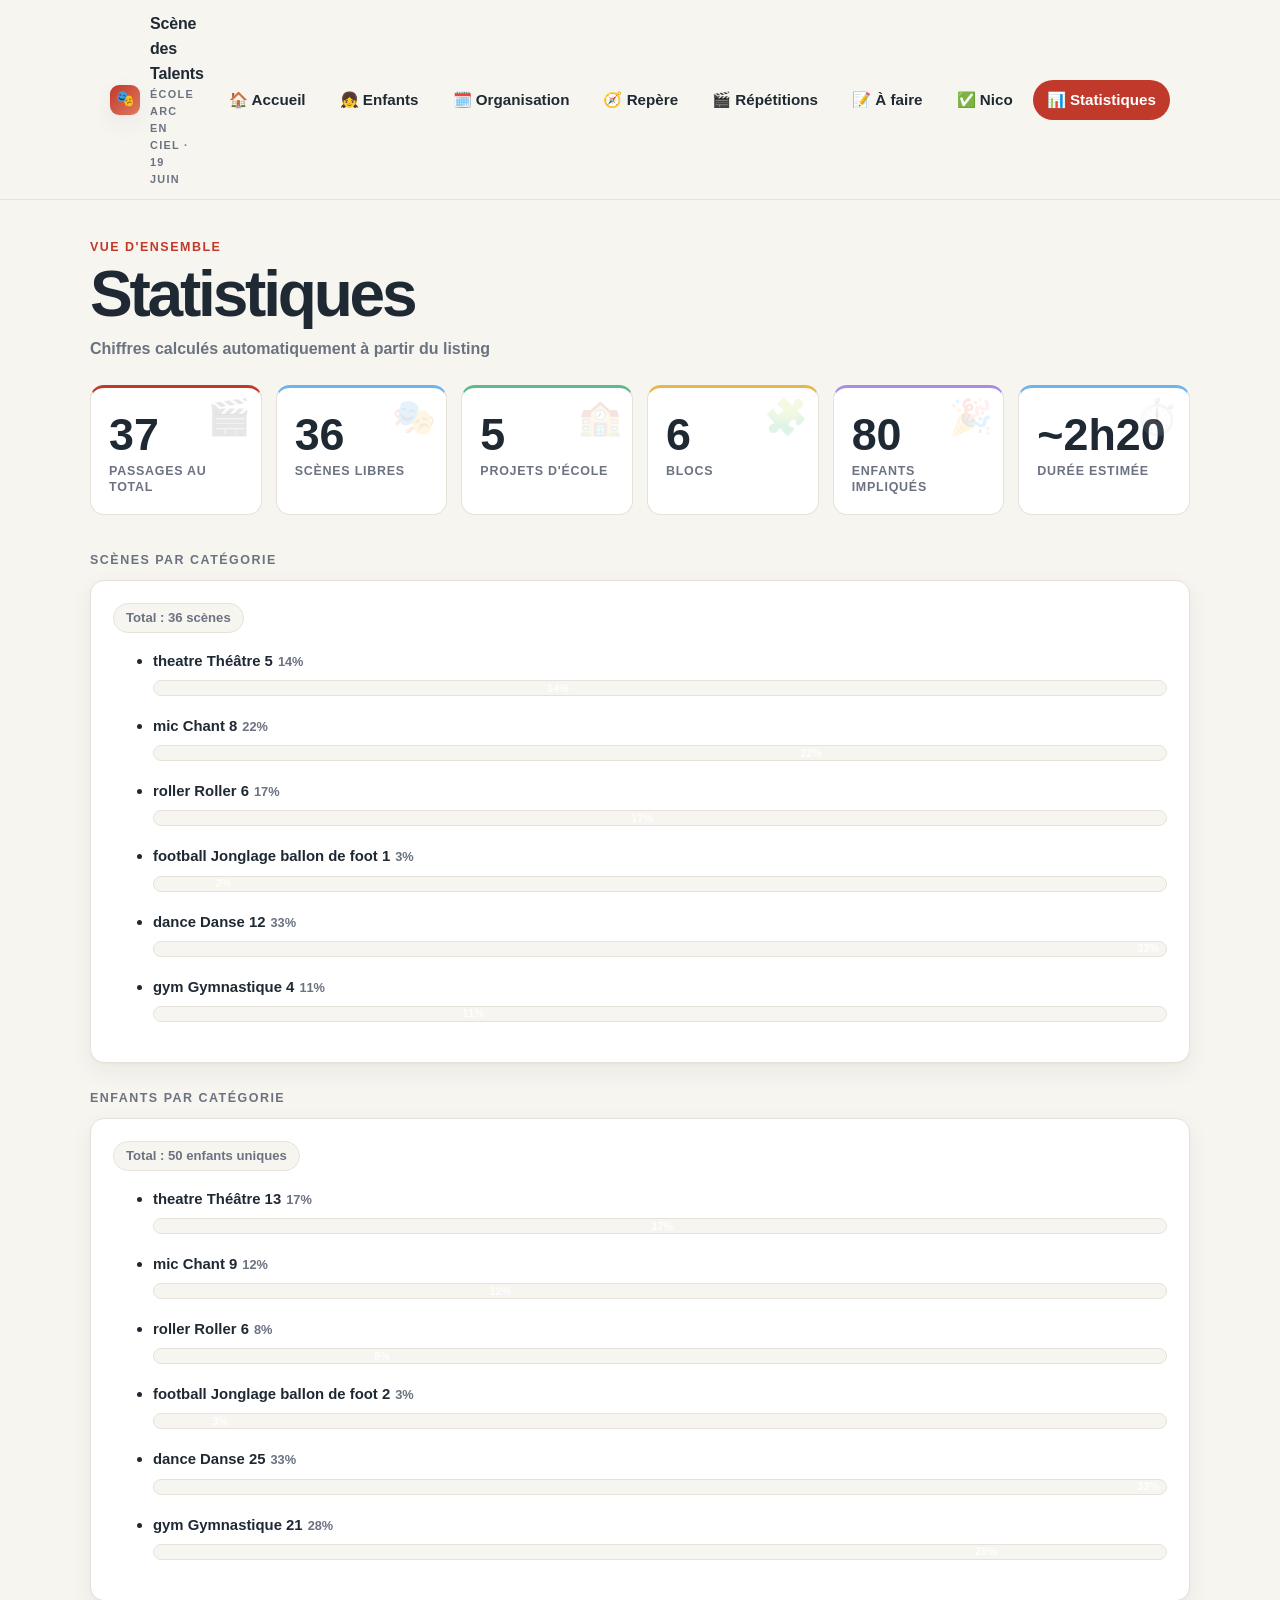
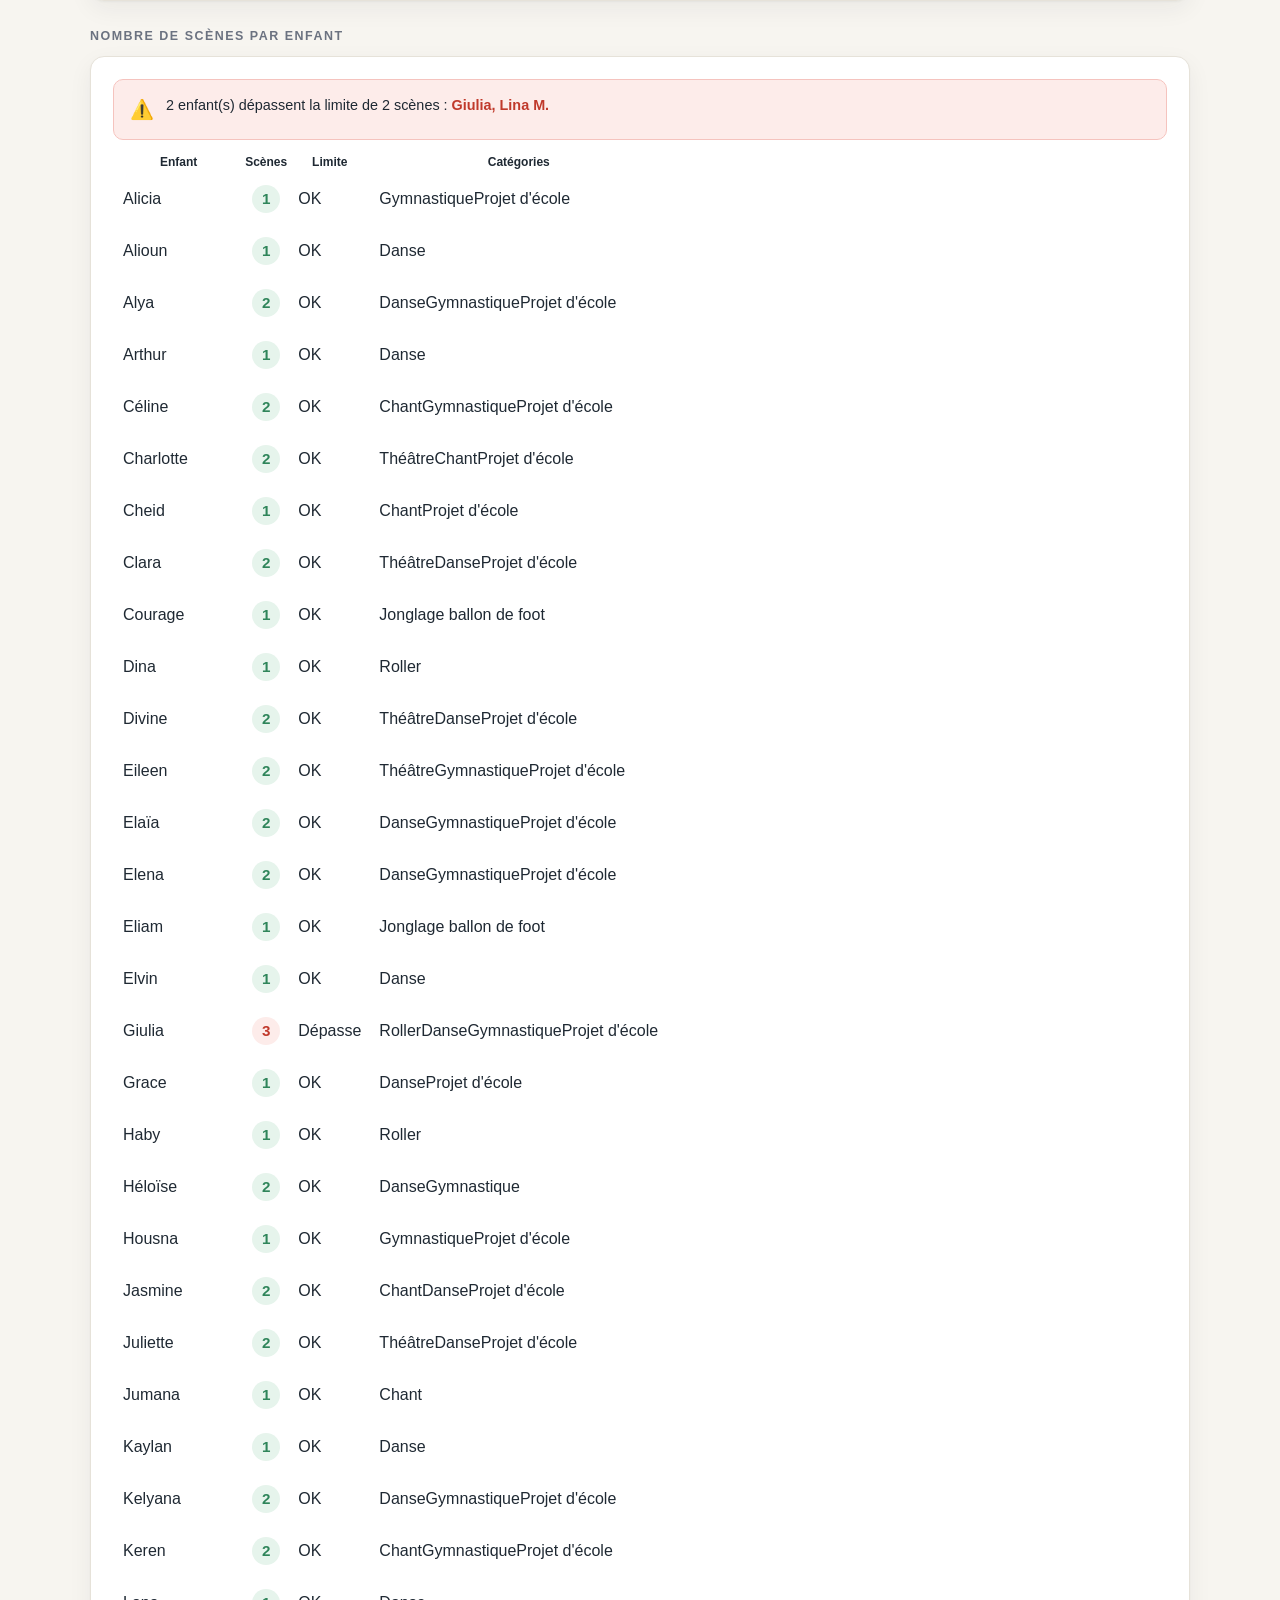
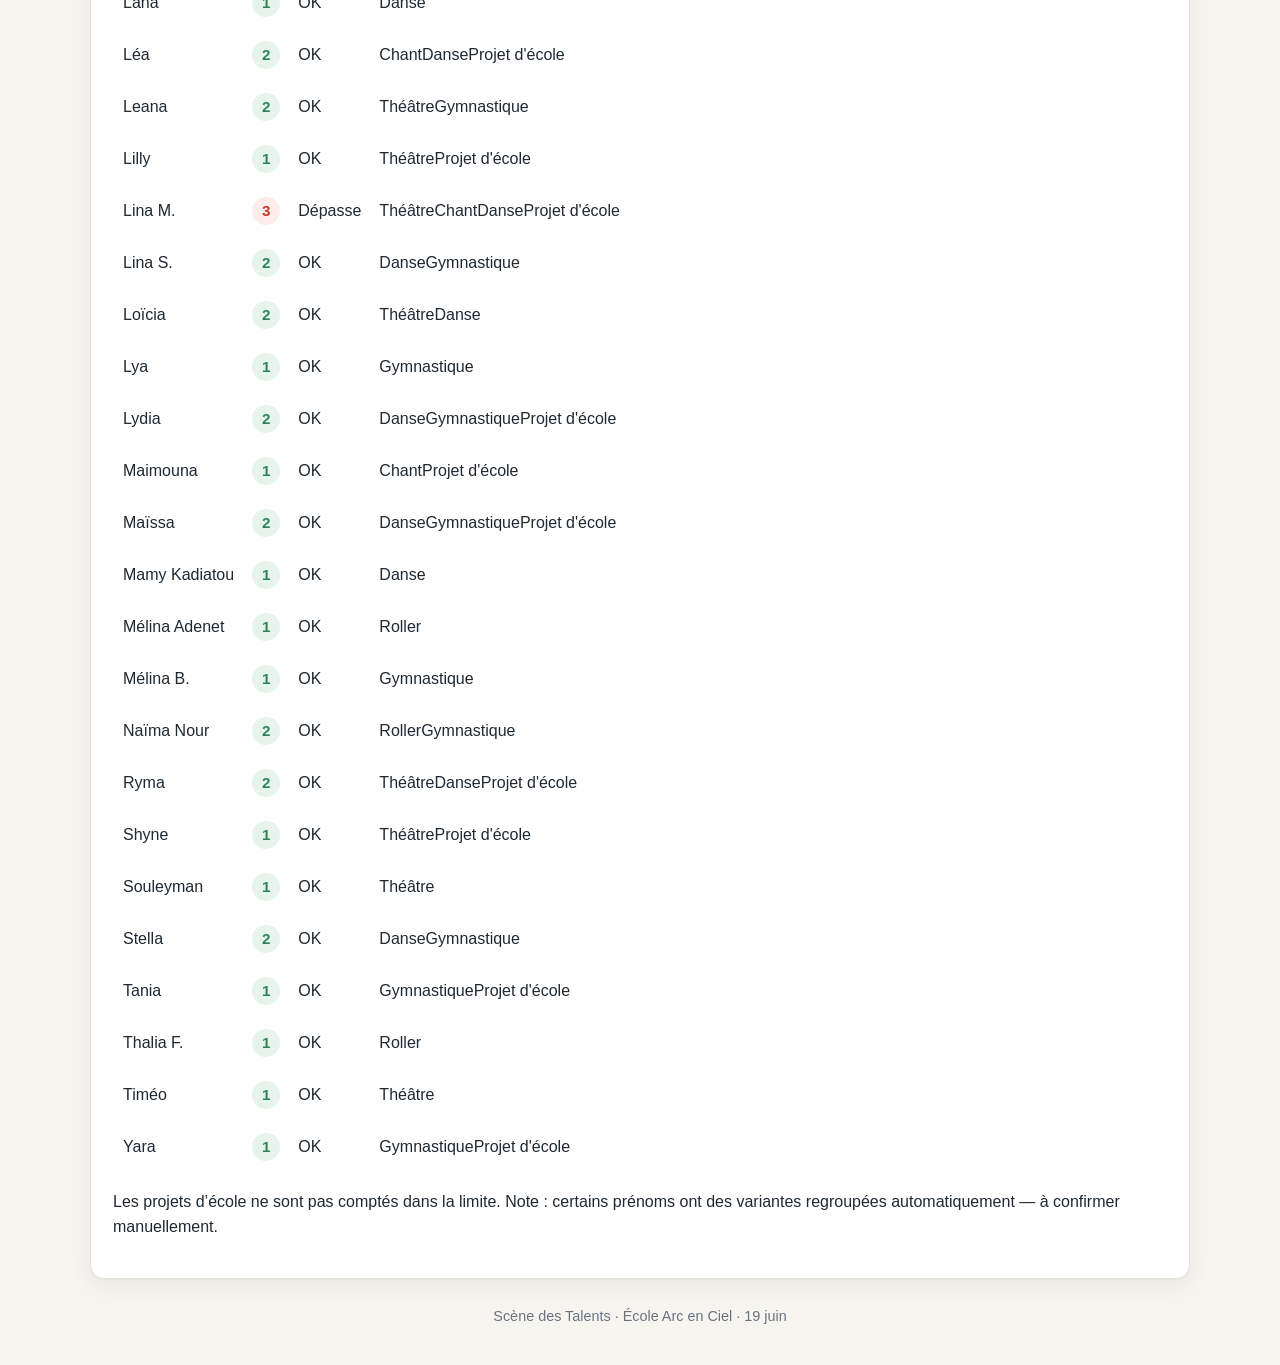
<file: stats.html>
<!DOCTYPE html>
<html lang="fr">
<head>
  <meta charset="UTF-8">
  <meta name="viewport" content="width=device-width, initial-scale=1.0">
  <title>Statistiques · Scène des Talents — École Arc en Ciel</title>
  <link rel="stylesheet" href="styles.css">
  <style>
    /* ---- KPI grid ---- */
    .kpi-grid {
      display: grid;
      grid-template-columns: repeat(auto-fit, minmax(150px, 1fr));
      gap: 14px;
      margin-bottom: 36px;
    }
    .kpi-card {
      background: var(--card);
      border: 1px solid var(--line);
      border-radius: 14px;
      padding: 24px 18px 18px;
      display: flex;
      flex-direction: column;
      gap: 6px;
      position: relative;
      overflow: hidden;
    }
    .kpi-card::before {
      content: attr(data-icon);
      position: absolute;
      top: 2px; right: 10px;
      font-size: 2.2rem;
      opacity: .13;
      pointer-events: none;
    }
    .kpi-card .kpi-num {
      font-size: 2.8rem;
      font-weight: 800;
      line-height: 1;
      color: var(--ink);
    }
    .kpi-card .kpi-label {
      font-size: .78rem;
      font-weight: 700;
      color: var(--muted);
      text-transform: uppercase;
      letter-spacing: .06em;
      line-height: 1.3;
    }
    .kpi-card.accent-blue  { border-top: 3px solid #6cb4f0; }
    .kpi-card.accent-green { border-top: 3px solid #5cba8c; }
    .kpi-card.accent-red   { border-top: 3px solid var(--accent); }
    .kpi-card.accent-yellow{ border-top: 3px solid #e6b84a; }
    .kpi-card.accent-purple{ border-top: 3px solid #a98ce6; }

    /* ---- Barres ---- */
    .bars li { margin-bottom: 18px; }
    .bar-top { margin-bottom: 7px; font-size: .93rem; }
    .bar-top .name { font-weight: 700; }
    .bar-top .val { color: var(--ink); font-weight: 700; font-variant-numeric: tabular-nums; }
    .bar-top .pct { font-size: .8rem; font-weight: 600; color: var(--muted); margin-left: 5px; }
    .bar-track {
      height: 16px;
      border-radius: 999px;
      background: var(--bg);
      border: 1px solid var(--line);
      overflow: hidden;
    }
    .bar-fill {
      height: 100%;
      border-radius: 999px;
      width: 0;
      transition: width .9s cubic-bezier(.22,1,.36,1);
      display: flex;
      align-items: center;
      justify-content: flex-end;
    }
    .bar-fill-label {
      font-size: .68rem;
      font-weight: 700;
      color: rgba(255,255,255,.9);
      padding-right: 7px;
      white-space: nowrap;
      opacity: 0;
      transition: opacity .4s .6s;
    }
    .bar-fill.loaded .bar-fill-label { opacity: 1; }

    /* ---- Section meta ---- */
    .section-meta {
      display: flex;
      align-items: center;
      justify-content: space-between;
      gap: 10px;
      margin-bottom: 16px;
      flex-wrap: wrap;
    }
    .sm-total {
      font-size: .82rem;
      color: var(--muted);
      background: var(--bg);
      border: 1px solid var(--line);
      border-radius: 999px;
      padding: 4px 12px;
      font-weight: 600;
    }

    /* ---- Tableau enfants ---- */
    .kid-table th { font-size: .75rem; }
    .kid-table td { padding: 11px 8px; }
    .count-chip {
      display: inline-flex;
      align-items: center;
      justify-content: center;
      width: 28px; height: 28px;
      border-radius: 50%;
      font-weight: 800;
      font-size: .95rem;
    }
    .count-chip.ok   { background: #e6f4ec; color: var(--green); }
    .count-chip.warn { background: var(--accent-soft); color: var(--accent); }

    /* ---- Bannières ---- */
    .over-banner {
      display: flex; align-items: flex-start; gap: 12px;
      background: var(--accent-soft);
      border: 1px solid #f5c3be;
      border-radius: 10px;
      padding: 14px 16px;
      font-size: .9rem;
      margin-bottom: 10px;
    }
    .over-banner .ob-icon { font-size: 1.2rem; flex: 0 0 auto; margin-top: 1px; }
    .over-banner .ob-list { color: var(--accent); font-weight: 700; }
    .ok-banner {
      display: flex; align-items: center; gap: 10px;
      background: #e6f4ec;
      border: 1px solid #9cd6bb;
      border-radius: 10px;
      padding: 13px 16px;
      font-size: .9rem;
      margin-bottom: 10px;
      color: var(--green);
      font-weight: 600;
    }
  </style>
</head>
<body>
  <nav class="nav">
    <div class="nav-inner">
      <a class="brand" href="index.html">
        <span class="dot">🎭</span>
        <span>Scène des Talents<small>École Arc en Ciel · 19 juin</small></span>
      </a>
      <button class="nav-toggle" id="navToggle" aria-label="Menu" aria-expanded="false">
        <svg viewBox="0 0 24 24" fill="none" stroke="currentColor" stroke-width="2" stroke-linecap="round"><line x1="3" y1="6" x2="21" y2="6"/><line x1="3" y1="12" x2="21" y2="12"/><line x1="3" y1="18" x2="21" y2="18"/></svg>
      </button>
      <ul class="nav-links" id="navLinks">
        <li><a href="index.html">🏠 Accueil</a></li>
        <li><a href="enfants.html">👧 Enfants</a></li>
        <li><a href="orga.html">🗓️ Organisation</a></li>
        <li><a href="repere-enfants.html">🧭 Repère</a></li>
        <li><a href="repetition.html">🎬 Répétitions</a></li>
        <li><a href="a-faire.html">📝 À faire</a></li>
        <li><a href="nico.html">✅ Nico</a></li>
        <li><a href="stats.html" class="active">📊 Statistiques</a></li>
      </ul>
    </div>
  </nav>

  <div class="wrap">
    <header class="page-head">
      <p class="kicker">Vue d'ensemble</p>
      <h1>Statistiques</h1>
      <p class="meta">Chiffres calculés automatiquement à partir du listing</p>
    </header>

    <!-- KPIs -->
    <div class="kpi-grid" id="kpis"></div>

    <!-- Barres : scènes par catégorie -->
    <p class="cat-title">Scènes par catégorie</p>
    <section class="section">
      <div class="section-meta">
        <span class="sm-total" id="totalScenesLabel"></span>
      </div>
      <ul class="bars" id="barScenes"></ul>
    </section>

    <!-- Barres : enfants par catégorie -->
    <p class="cat-title">Enfants par catégorie</p>
    <section class="section">
      <div class="section-meta">
        <span class="sm-total" id="totalKidsLabel"></span>
      </div>
      <ul class="bars" id="barKids"></ul>
    </section>

    <!-- Tableau enfants -->
    <p class="cat-title">Nombre de scènes par enfant</p>
    <section class="section">
      <div id="overBanner"></div>
      <table class="kid-table">
        <thead><tr><th>Enfant</th><th class="c">Scènes</th><th class="c">Limite</th><th>Catégories</th></tr></thead>
        <tbody id="kidRows"></tbody>
      </table>
      <p class="note" id="kidNote"></p>
    </section>

    <footer>Scène des Talents · École Arc en Ciel · 19 juin</footer>
  </div>

  <script src="data.js"></script>
  <script>
    // Menu responsive
    const toggle = document.getElementById('navToggle');
    const links  = document.getElementById('navLinks');
    toggle.addEventListener('click', () => {
      const open = links.classList.toggle('open');
      toggle.setAttribute('aria-expanded', open);
    });

    const esc = s => String(s).replace(/[&<>]/g, c => ({'&':'&amp;','<':'&lt;','>':'&gt;'}[c]));
    const S = computeStats();

    const totalPassages = 37;
    const blockCount = 6;
    const estimatedDuration = "~2h20";

    // ---- KPI cards ----
    const kpis = [
      { num: totalPassages,     label: "Passages au total", icon: "🎬", color: "accent-red"    },
      { num: S.freeSceneCount,  label: "Scènes libres",     icon: "🎭", color: "accent-blue"   },
      { num: S.schoolCount,     label: "Projets d'école",   icon: "🏫", color: "accent-green"  },
      { num: blockCount,        label: "Blocs",             icon: "🧩", color: "accent-yellow" },
      { num: S.uniqueChildren,  label: "Enfants impliqués", icon: "🎉", color: "accent-purple" },
      { num: estimatedDuration, label: "Durée estimée",     icon: "⏱️", color: "accent-blue"   },
    ];

    document.getElementById('kpis').innerHTML = kpis.map(k =>
      `<div class="kpi-card ${k.color}" data-icon="${k.icon}">
         <div class="kpi-num">${k.num}</div>
         <div class="kpi-label">${esc(k.label)}</div>
       </div>`
    ).join('');

    // ---- Barres : scènes par catégorie ----
    const totalFreeScenes = S.freeSceneCount;
    const maxScenes = Math.max(...S.perCategory.map(c => c.scenes));
    document.getElementById('totalScenesLabel').textContent =
      `Total : ${totalFreeScenes} scène${totalFreeScenes > 1 ? 's' : ''}`;
    document.getElementById('barScenes').innerHTML = S.perCategory.map(c => {
      const pct = totalFreeScenes ? Math.round(c.scenes / totalFreeScenes * 100) : 0;
      const w   = maxScenes ? (c.scenes / maxScenes * 100).toFixed(1) : 0;
      return `<li>
        <div class="bar-top">
          <span class="name">${c.icon} ${esc(c.name)}</span>
          <span class="val">${c.scenes}<span class="pct">${pct}%</span></span>
        </div>
        <div class="bar-track">
          <div class="bar-fill" data-w="${w}"><span class="bar-fill-label">${pct}%</span></div>
        </div>
      </li>`;
    }).join('');

    // ---- Barres : enfants par catégorie ----
    const totalKidsInCats = S.perCategory.reduce((n, c) => n + c.kids, 0);
    const maxKids = Math.max(...S.perCategory.map(c => c.kids));
    document.getElementById('totalKidsLabel').textContent =
      `Total : ${S.childrenInFree} enfant${S.childrenInFree > 1 ? 's' : ''} uniques`;
    document.getElementById('barKids').innerHTML = S.perCategory.map(c => {
      const pct = totalKidsInCats ? Math.round(c.kids / totalKidsInCats * 100) : 0;
      const w   = maxKids ? (c.kids / maxKids * 100).toFixed(1) : 0;
      return `<li>
        <div class="bar-top">
          <span class="name">${c.icon} ${esc(c.name)}</span>
          <span class="val">${c.kids}<span class="pct">${pct}%</span></span>
        </div>
        <div class="bar-track">
          <div class="bar-fill alt" data-w="${w}"><span class="bar-fill-label">${pct}%</span></div>
        </div>
      </li>`;
    }).join('');

    // ---- Tableau enfants (tri alphabétique) ----
    const kidsSorted = [...S.children].sort((a, b) =>
      a.display.localeCompare(b.display, 'fr', { sensitivity: 'base' }));
    document.getElementById('kidRows').innerHTML = kidsSorted.map(ch => {
      const over = ch.count > 2;
      const tags = [
        ...ch.cats.map(c => `<span class="det-tag">${esc(c)}</span>`),
        ...(ch.school ? [`<span class="det-tag school">Projet d'école</span>`] : [])
      ].join('');
      return `<tr class="${over ? 'over' : ''}">
        <td>${esc(ch.display)}</td>
        <td class="c"><span class="count-chip ${over ? 'warn' : 'ok'}">${ch.count}</span></td>
        <td class="c"><span class="pill ${over ? 'warn' : 'ok'}">${over ? 'Dépasse' : 'OK'}</span></td>
        <td>${tags}</td>
      </tr>`;
    }).join('');

    // ---- Bannière résumé ----
    const overBanner = document.getElementById('overBanner');
    if (S.overLimit.length) {
      overBanner.innerHTML = `<div class="over-banner">
        <span class="ob-icon">⚠️</span>
        <div>${S.overLimit.length} enfant(s) dépassent la limite de 2 scènes :
          <span class="ob-list">${S.overLimit.map(c => esc(c.display)).join(', ')}</span>
        </div>
      </div>`;
    } else {
      overBanner.innerHTML = `<div class="ok-banner"><span class="ob-icon">✅</span> Aucun enfant ne dépasse la limite de 2 scènes.</div>`;
    }

    document.getElementById('kidNote').textContent =
      'Les projets d’école ne sont pas comptés dans la limite. Note : certains prénoms ont des variantes regroupées automatiquement — à confirmer manuellement.';

    // ---- Animation des barres ----
    requestAnimationFrame(() => {
      document.querySelectorAll('.bar-fill').forEach(b => {
        b.style.width = b.dataset.w + '%';
        b.classList.add('loaded');
      });
    });
  </script>
</body>
</html>
</file>
<file: styles.css>
/* ============================================================
   Scène des Talents — feuille de style partagée
   ============================================================ */
:root {
  --bg: #f7f5f0;
  --card: #ffffff;
  --ink: #1f2933;
  --muted: #6b7280;
  --line: #e6e2d9;
  --accent: #c0392b;
  --accent-2: #e07a5f;
  --accent-soft: #fdecea;
  --gold: #b8860b;
  --gold-soft: #fdf6e3;
  --green: #2f855a;
  --shadow: 0 1px 2px rgba(31,41,51,.04), 0 8px 24px rgba(31,41,51,.06);
  --radius: 14px;
}
* { box-sizing: border-box; }
html { scroll-behavior: smooth; overflow-x: hidden; }
body { margin: 0; width: 100%; max-width: 100%; overflow-x: hidden; font-family: -apple-system, BlinkMacSystemFont, "Segoe UI", Roboto, Helvetica, Arial, sans-serif; background: var(--bg); color: var(--ink); line-height: 1.55; }
a { color: inherit; }
img, video, iframe, canvas, svg { max-width: 100%; }
.fa-icon, .brand-icon { width: 1em; height: 1em; display: inline-block; vertical-align: -0.125em; fill: currentColor; flex-shrink: 0; }
.brand .dot .fa-icon { width: 17px; height: 17px; }
.nav-links .fa-icon { width: 15px; height: 15px; }

/* ---------- Structure commune ---------- */
.wrap { width: min(1100px, calc(100% - 40px)); margin: 0 auto; padding: 28px 0 38px; }
.page-head { margin: 10px 0 24px; }
.kicker { margin: 0 0 6px; color: var(--accent); font-weight: 900; text-transform: uppercase; letter-spacing: .12em; font-size: .78rem; }
h1 { margin: 0; font-size: clamp(2rem, 7vw, 4rem); line-height: .95; letter-spacing: -.05em; }
.meta { margin: 12px 0 0; color: var(--muted); font-weight: 700; }
.section { position: relative; overflow: hidden; background: var(--card); border: 1px solid var(--line); border-radius: var(--radius); box-shadow: var(--shadow); padding: 22px; margin: 0 0 18px; }
.section-head { display: flex; align-items: flex-start; justify-content: space-between; gap: 14px; margin-bottom: 14px; }
.section-head h2 { display: flex; align-items: center; min-width: 0; margin: 0; font-size: 1.35rem; line-height: 1.15; }
.count, .badge { display: inline-flex; align-items: center; justify-content: center; border-radius: 999px; padding: 6px 10px; background: var(--accent-soft); color: var(--accent); font-size: .78rem; font-weight: 900; white-space: nowrap; }
.subtitle { margin: -4px 0 14px; color: var(--muted); font-weight: 650; }
.cat-title { margin: 26px 0 10px; color: var(--muted); text-transform: uppercase; letter-spacing: .12em; font-size: .78rem; font-weight: 900; }
.rule { background: var(--gold-soft); border: 1px solid #ecd9a6; border-left: 5px solid var(--gold); border-radius: 14px; padding: 16px 18px; margin: 0 0 24px; }
.names, .groups, .lang-list { margin: 0; padding: 0; list-style: none; }
.names { display: grid; grid-template-columns: repeat(auto-fit, minmax(190px, 1fr)); gap: 8px; }
.names li, .groups li, .lang-list li { background: rgba(255,255,255,.72); border: 1px solid rgba(31,41,51,.08); border-radius: 12px; padding: 10px 12px; }
.names .num { display: inline-flex; align-items: center; justify-content: center; min-width: 26px; height: 26px; margin-right: 8px; border-radius: 8px; background: var(--accent-soft); color: var(--accent); font-size: .8rem; font-weight: 900; }
.groups { display: grid; gap: 10px; }
.groups li { display: grid; gap: 4px; background: rgba(255,255,255,.86); }
.who { font-weight: 900; }
.scene { color: var(--muted); font-weight: 700; }
.lang-list { display: grid; gap: 10px; }
.lang-head { font-weight: 900; }
.lang-kids { margin-top: 5px; color: var(--muted); font-weight: 650; }
.layout-hero { min-height: 260px; display: flex; align-items: flex-end; background-size: cover; background-position: center; color: #fff; }
.layout-hero .hero-content { width: 100%; }
.layout-hero .groups li { background: rgba(255,255,255,.92); color: var(--ink); }
footer { margin: 26px 0 0; color: var(--muted); text-align: center; font-size: .9rem; }

/* ---------- Barre de navigation ---------- */
.nav { position: sticky; top: 0; z-index: 50; background: rgba(247,245,240,.85); backdrop-filter: saturate(180%) blur(12px); border-bottom: 1px solid var(--line); }
.nav-inner { max-width: 1100px; margin: 0 auto; padding: 12px 20px; display: flex; align-items: center; justify-content: space-between; gap: 16px; }
.brand { min-width: 0; display: flex; align-items: center; gap: 10px; font-weight: 800; text-decoration: none; letter-spacing: -.01em; }
.brand span:last-child { min-width: 0; }
.brand .dot { width: 30px; height: 30px; display: grid; place-items: center; border-radius: 9px; background: linear-gradient(135deg, var(--accent), var(--accent-2)); color: #fff; font-size: 1rem; box-shadow: var(--shadow); flex: 0 0 auto; }
.brand small { display: block; font-weight: 600; font-size: .68rem; letter-spacing: .12em; text-transform: uppercase; color: var(--muted); }
.nav-links { display: flex; align-items: center; gap: 6px; list-style: none; margin: 0; padding: 0; }
.nav-links a { display: inline-flex; align-items: center; gap: 6px; text-decoration: none; font-weight: 600; font-size: .95rem; color: var(--ink); padding: 8px 14px; border-radius: 999px; white-space: nowrap; transition: background .15s, color .15s; }
.nav-links a:hover { background: var(--accent-soft); color: var(--accent); }
.nav-links a.active { background: var(--accent); color: #fff; }
.nav-toggle { display: none; background: none; border: 1px solid var(--line); border-radius: 10px; width: 42px; height: 42px; cursor: pointer; align-items: center; justify-content: center; color: var(--ink); flex: 0 0 auto; }
.nav-toggle svg { width: 22px; height: 22px; }

@media (max-width: 860px) {
  .nav-toggle { display: inline-flex; }
  .nav-inner { padding-inline: 14px; }
  .nav-links { position: absolute; top: 100%; left: 12px; right: 12px; width: auto; max-width: none; flex-direction: column; align-items: stretch; gap: 8px; padding: 14px 12px 18px; background: rgba(247,245,240,.98); border: 1px solid var(--line); border-top: 0; border-radius: 0 0 14px 14px; box-shadow: var(--shadow); transform: translateY(-8px); opacity: 0; pointer-events: none; transition: opacity .18s, transform .18s; overflow: hidden; }
  .nav-links.open { opacity: 1; transform: translateY(0); pointer-events: auto; }
  .nav-links li { width: 100%; }
  .nav-links a { display: flex; align-items: center; gap: 8px; width: 100%; padding: 14px 16px; border-radius: 10px; line-height: 1.35; text-align: left; white-space: normal; }
}

@media (max-width: 700px) {
  .wrap { width: 100%; padding: 22px 14px 34px; }
  .section { padding: 18px 14px; border-radius: 16px; }
  .section-head { flex-direction: column; align-items: stretch; gap: 10px; }
  .section-head h2 { font-size: 1.18rem; overflow-wrap: anywhere; }
  .count { align-self: flex-start; }
  .names { grid-template-columns: 1fr; }
  .layout-hero { min-height: 230px; }
  .brand { font-size: .95rem; }
  .brand small { font-size: .58rem; letter-spacing: .08em; }
}
</file>
